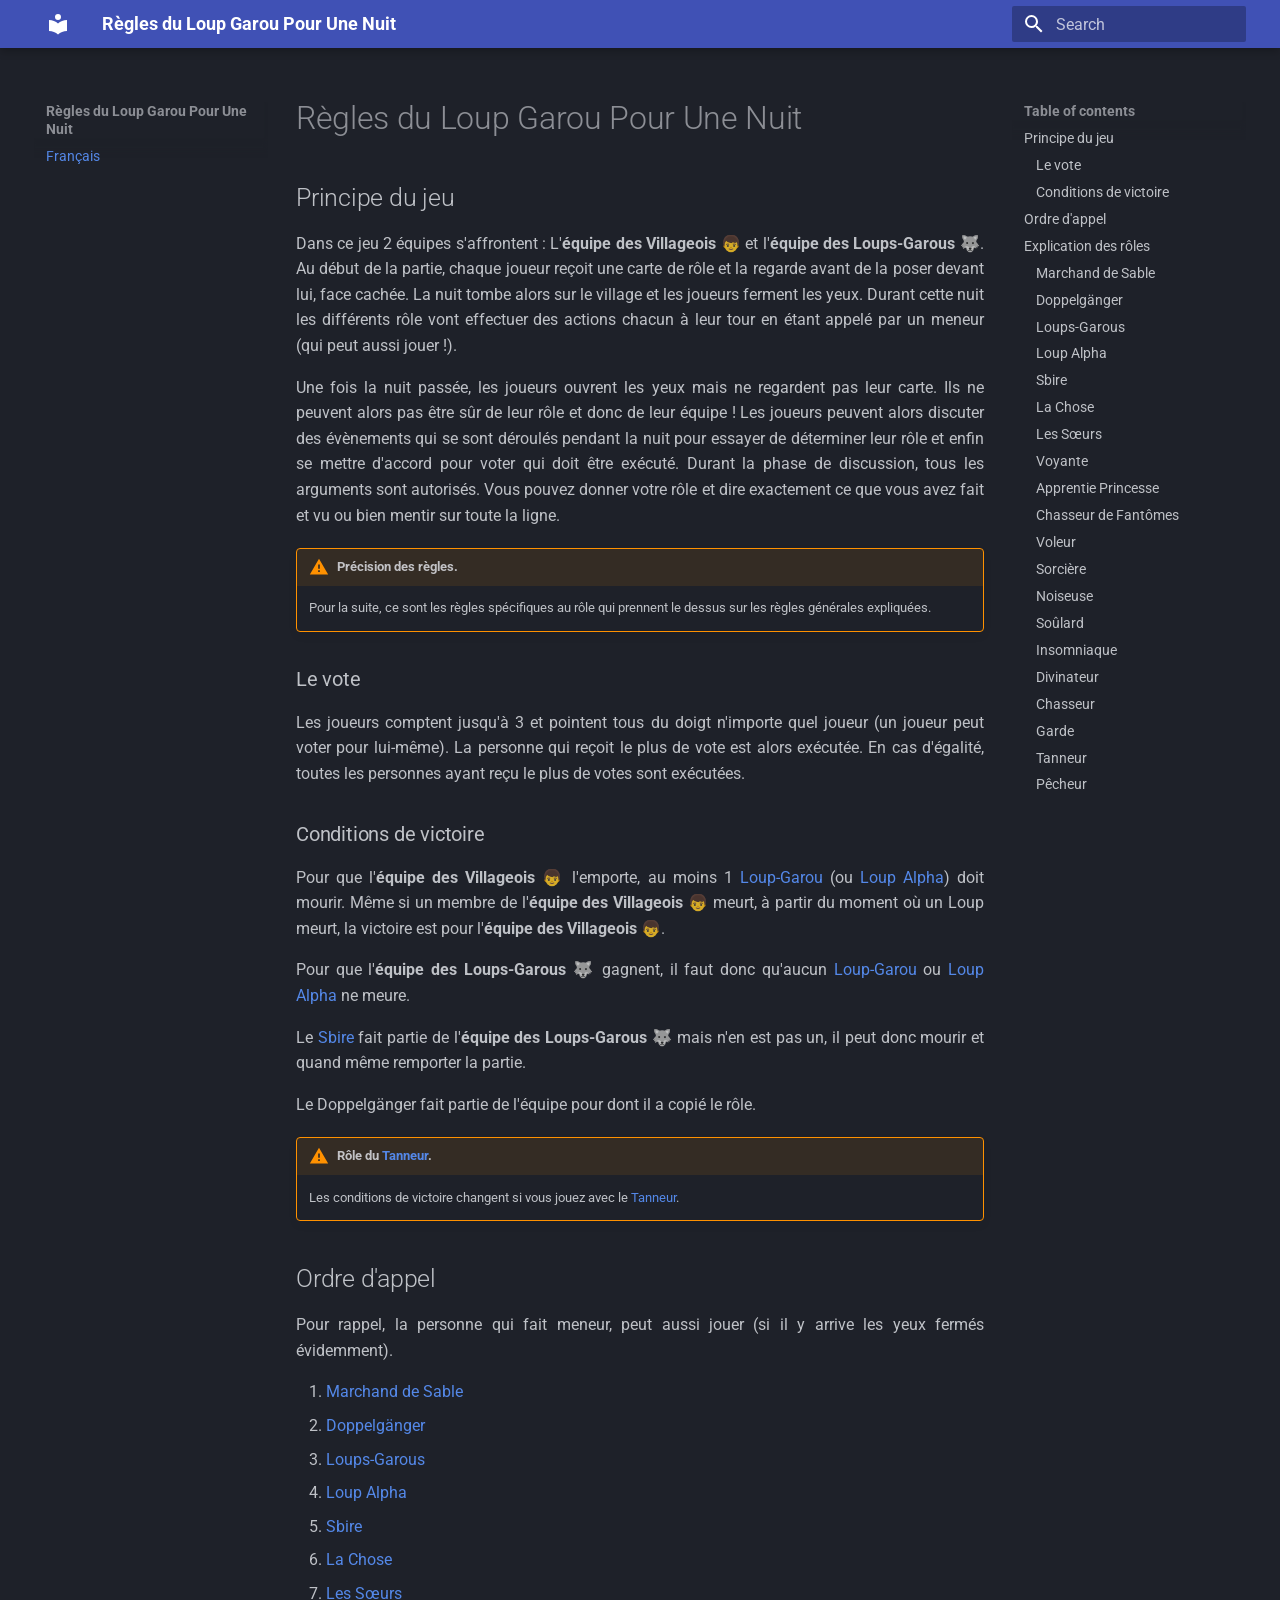
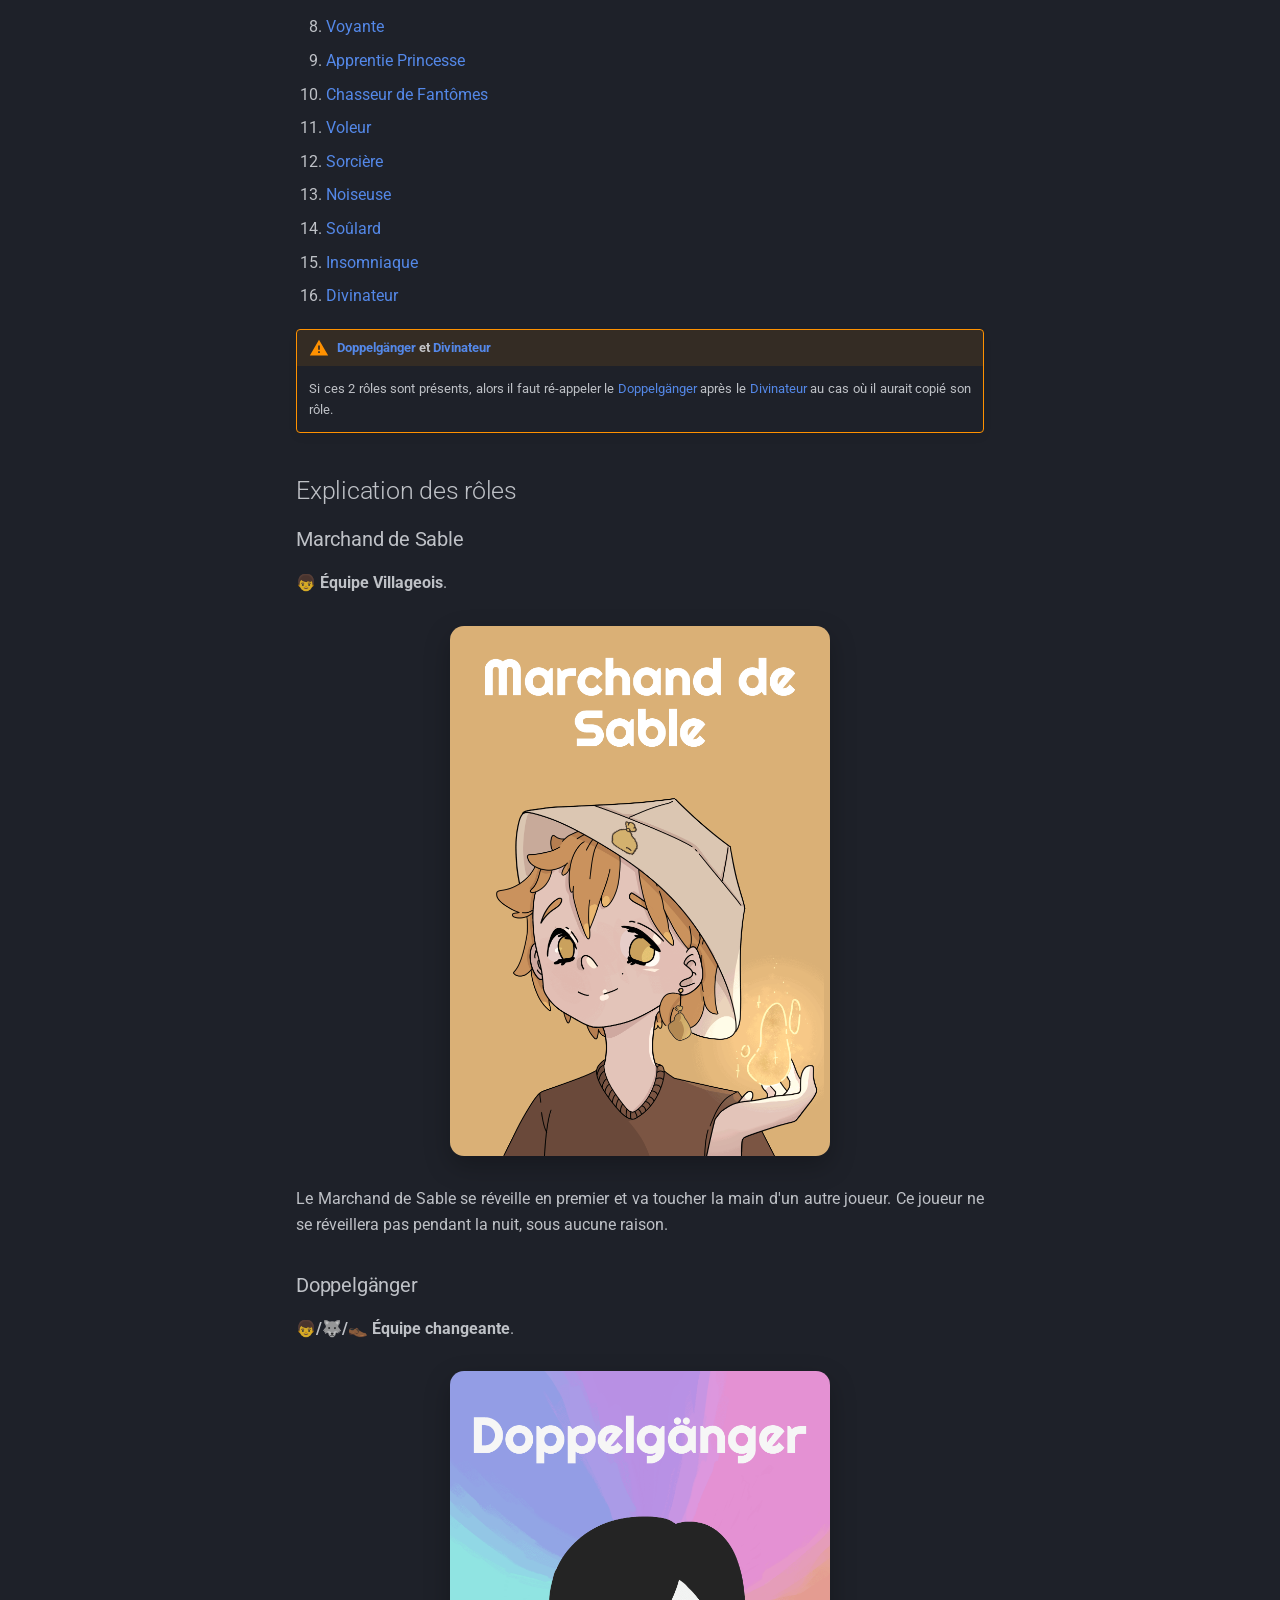
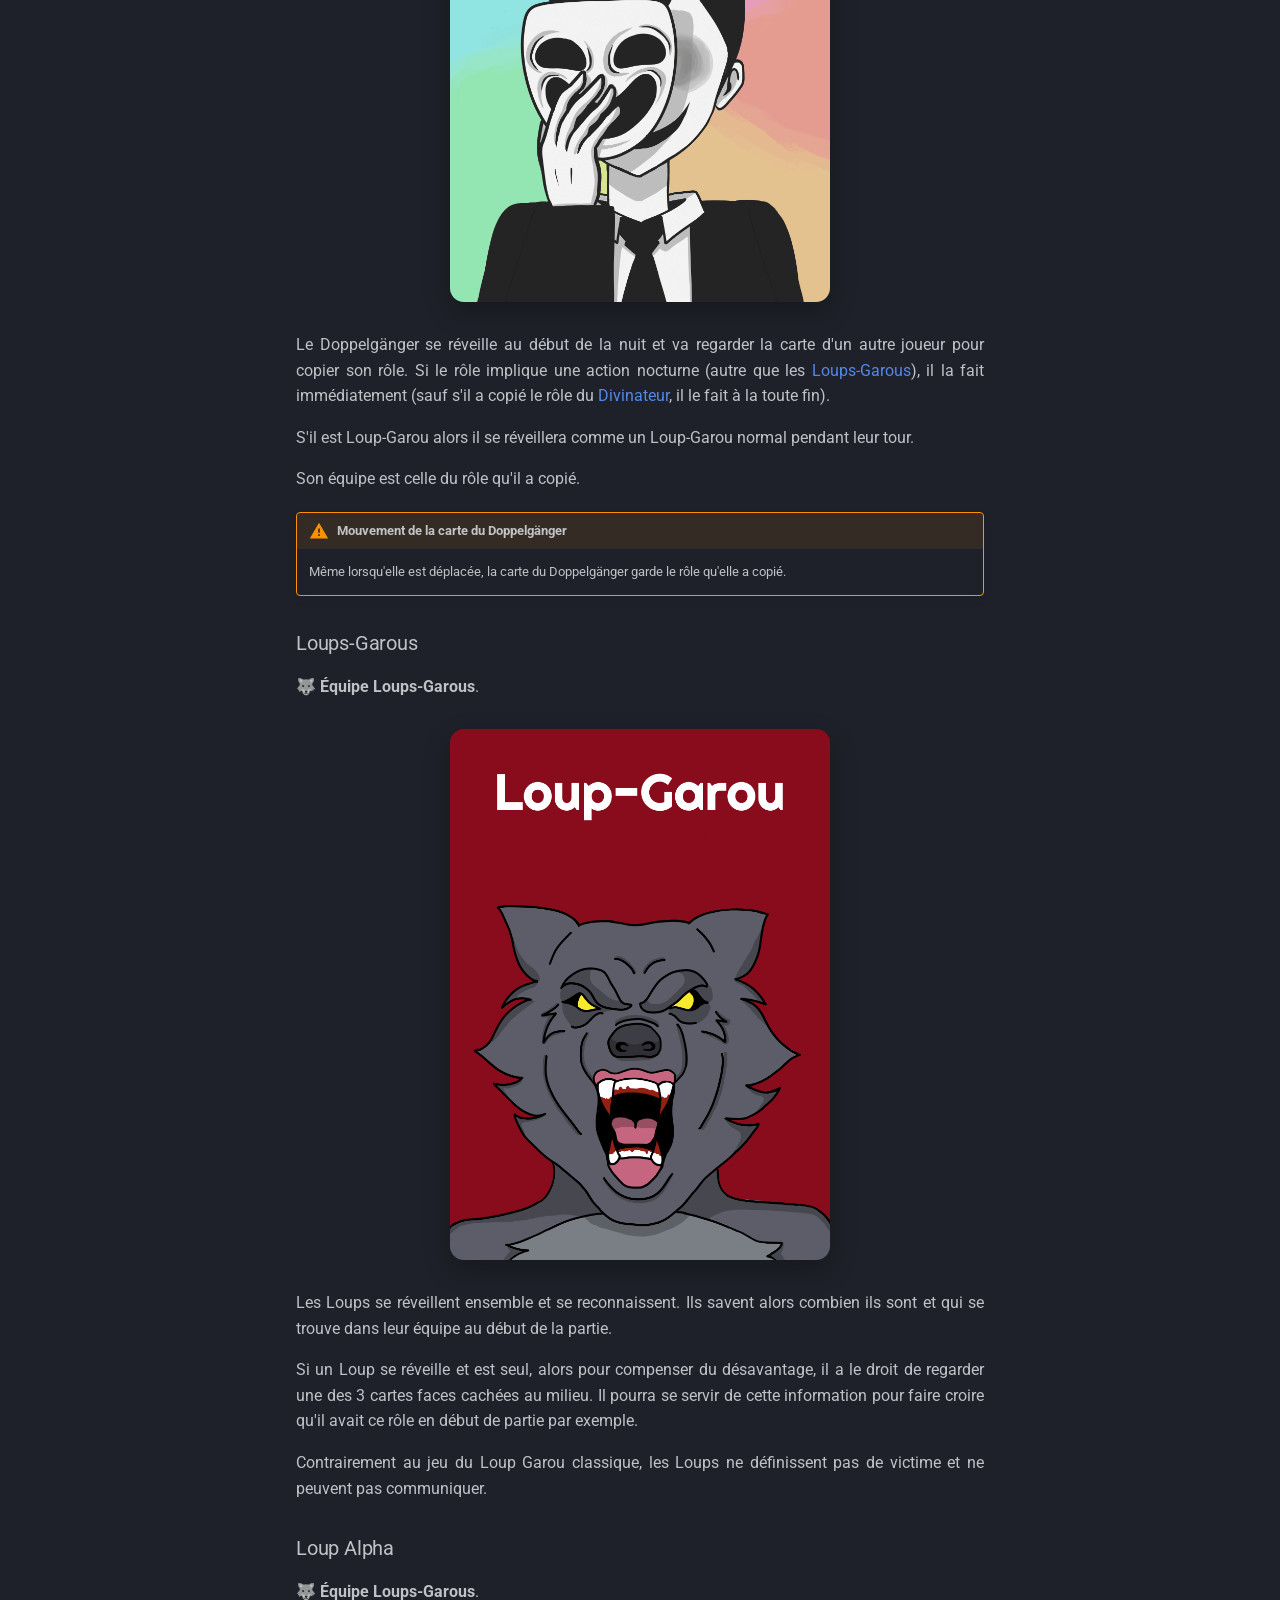
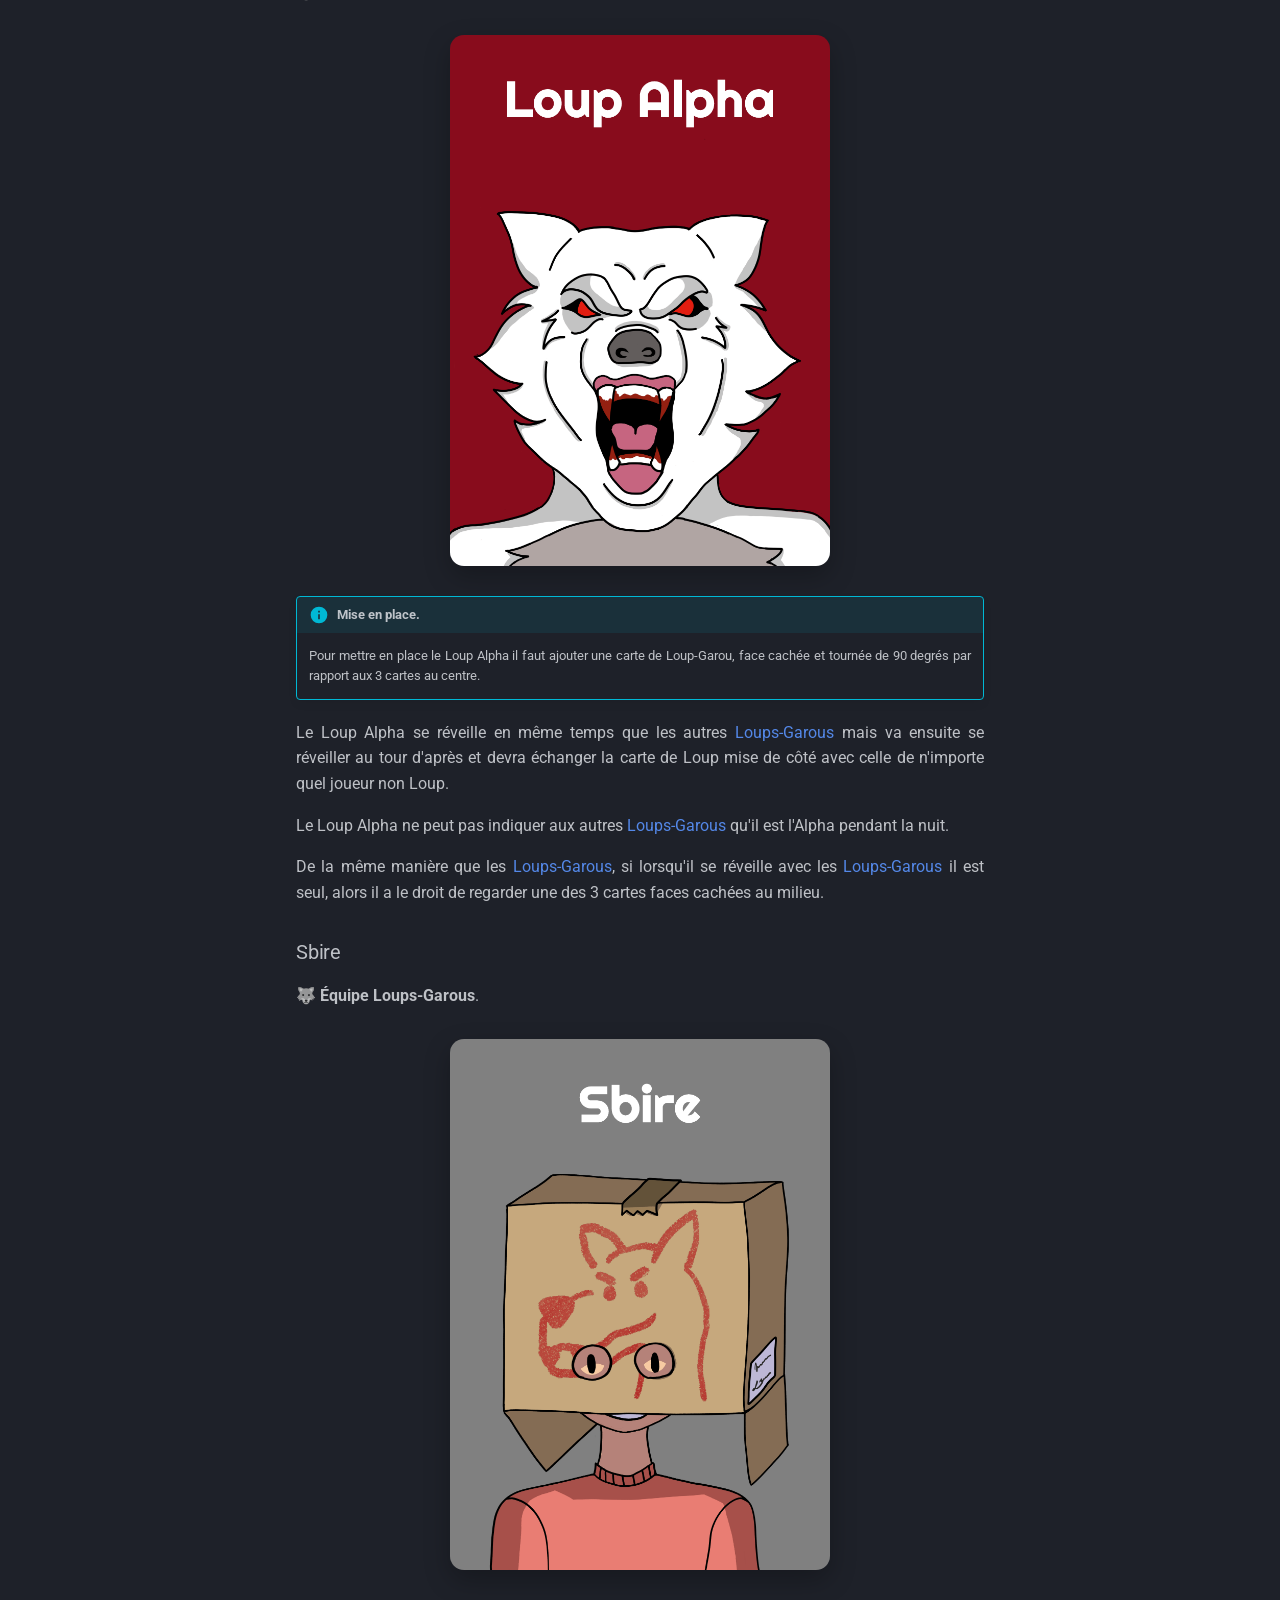
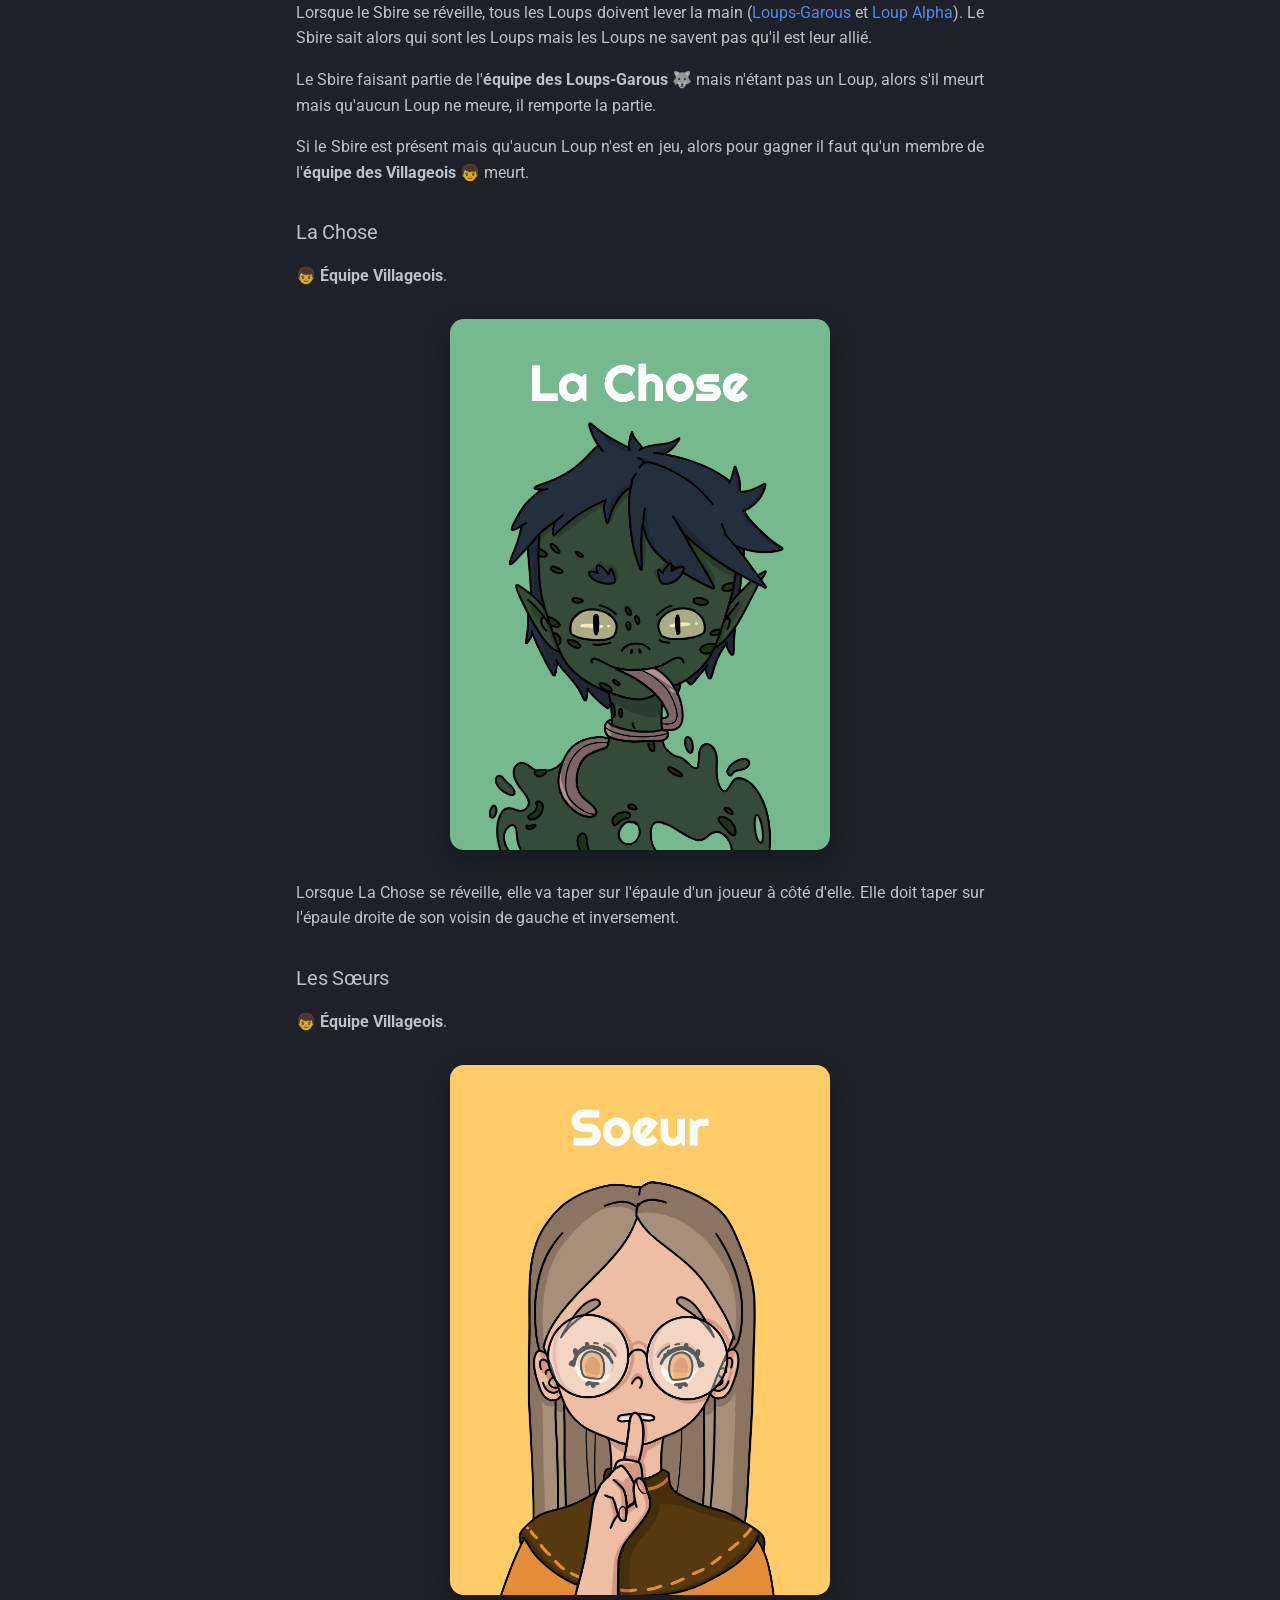
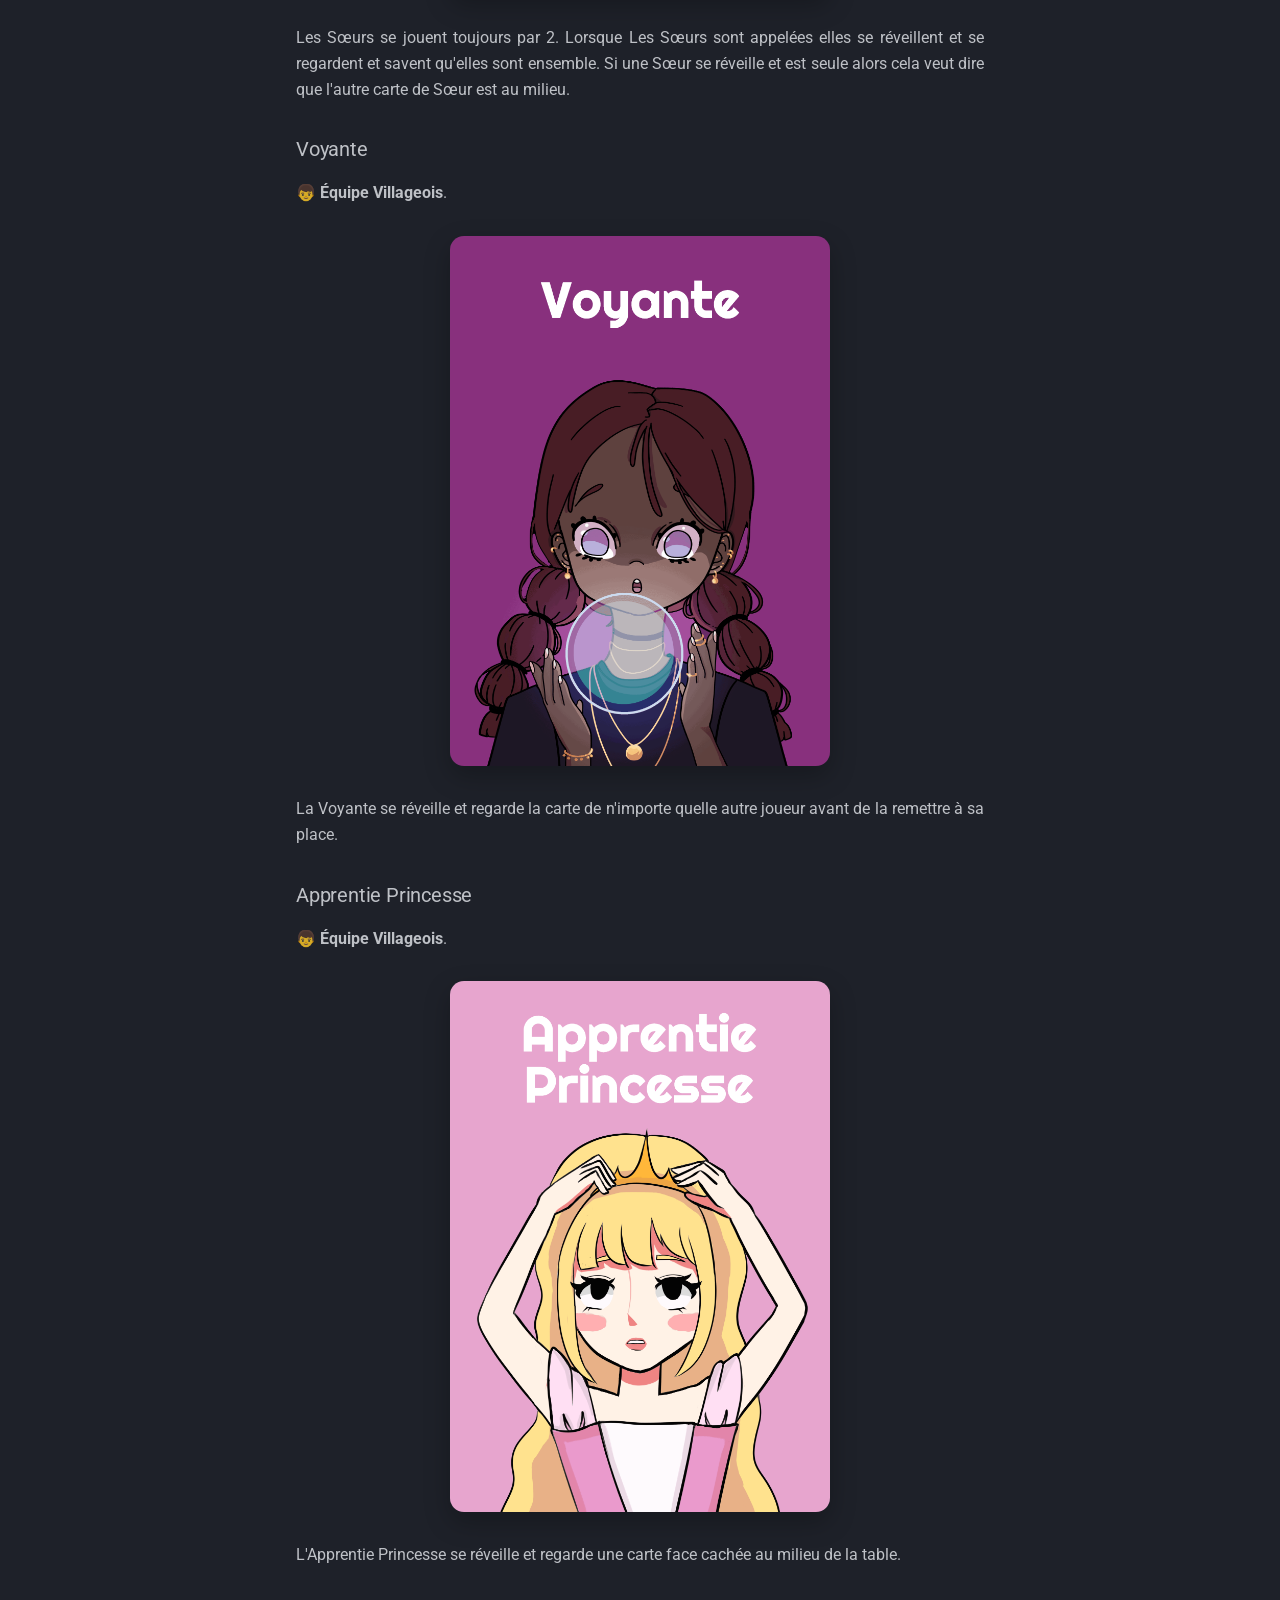
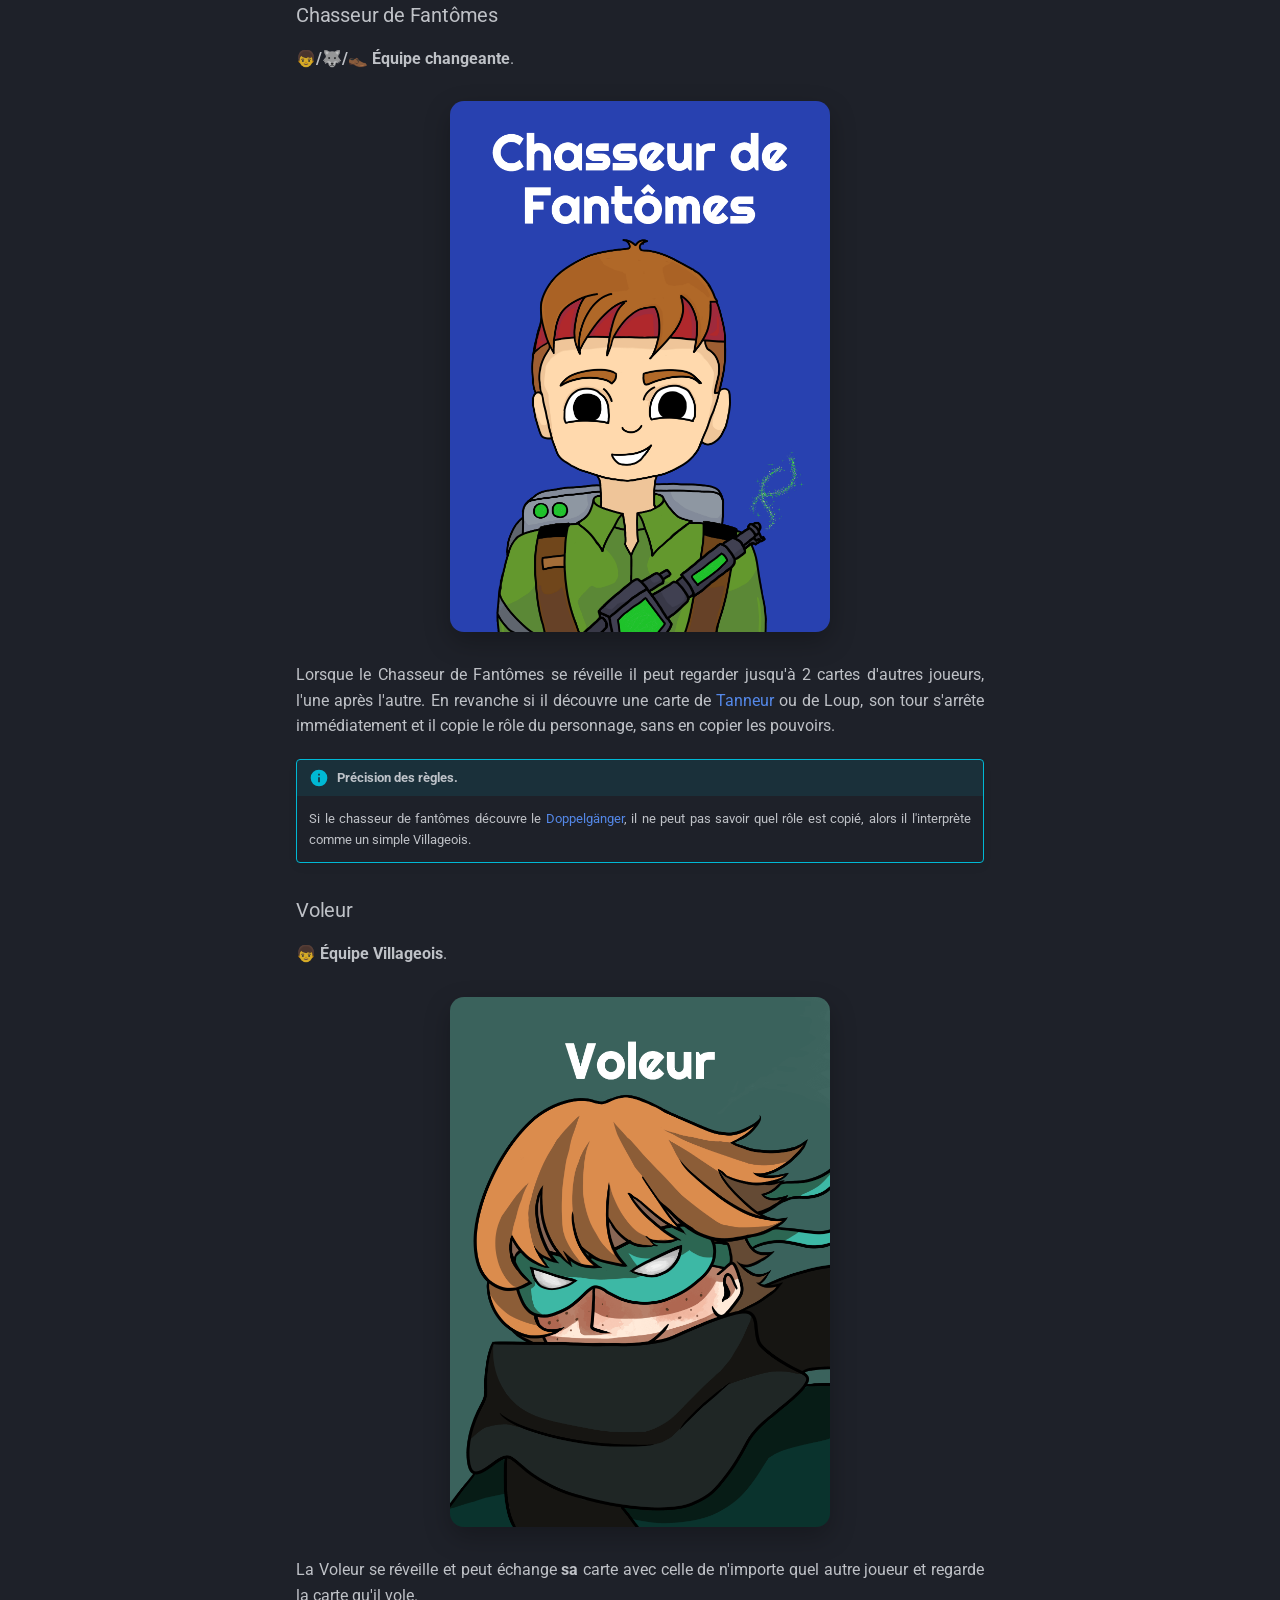
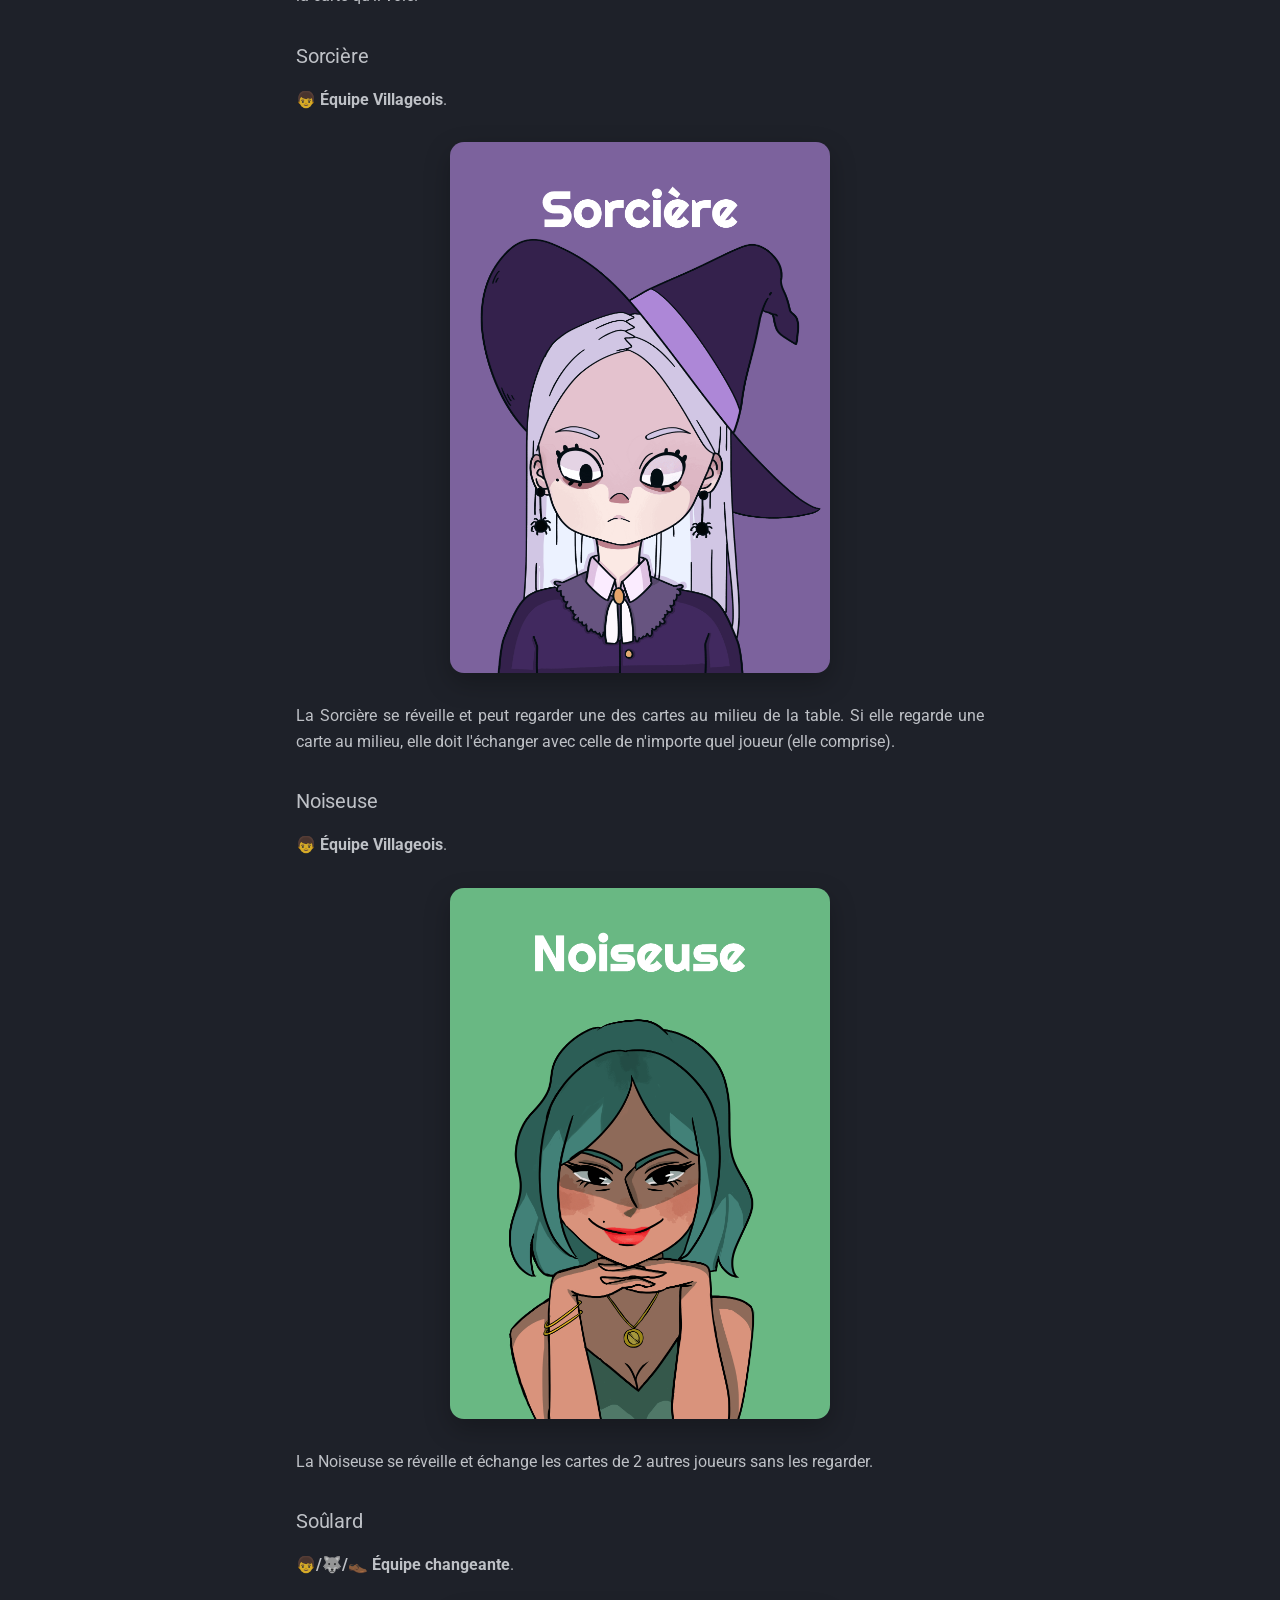
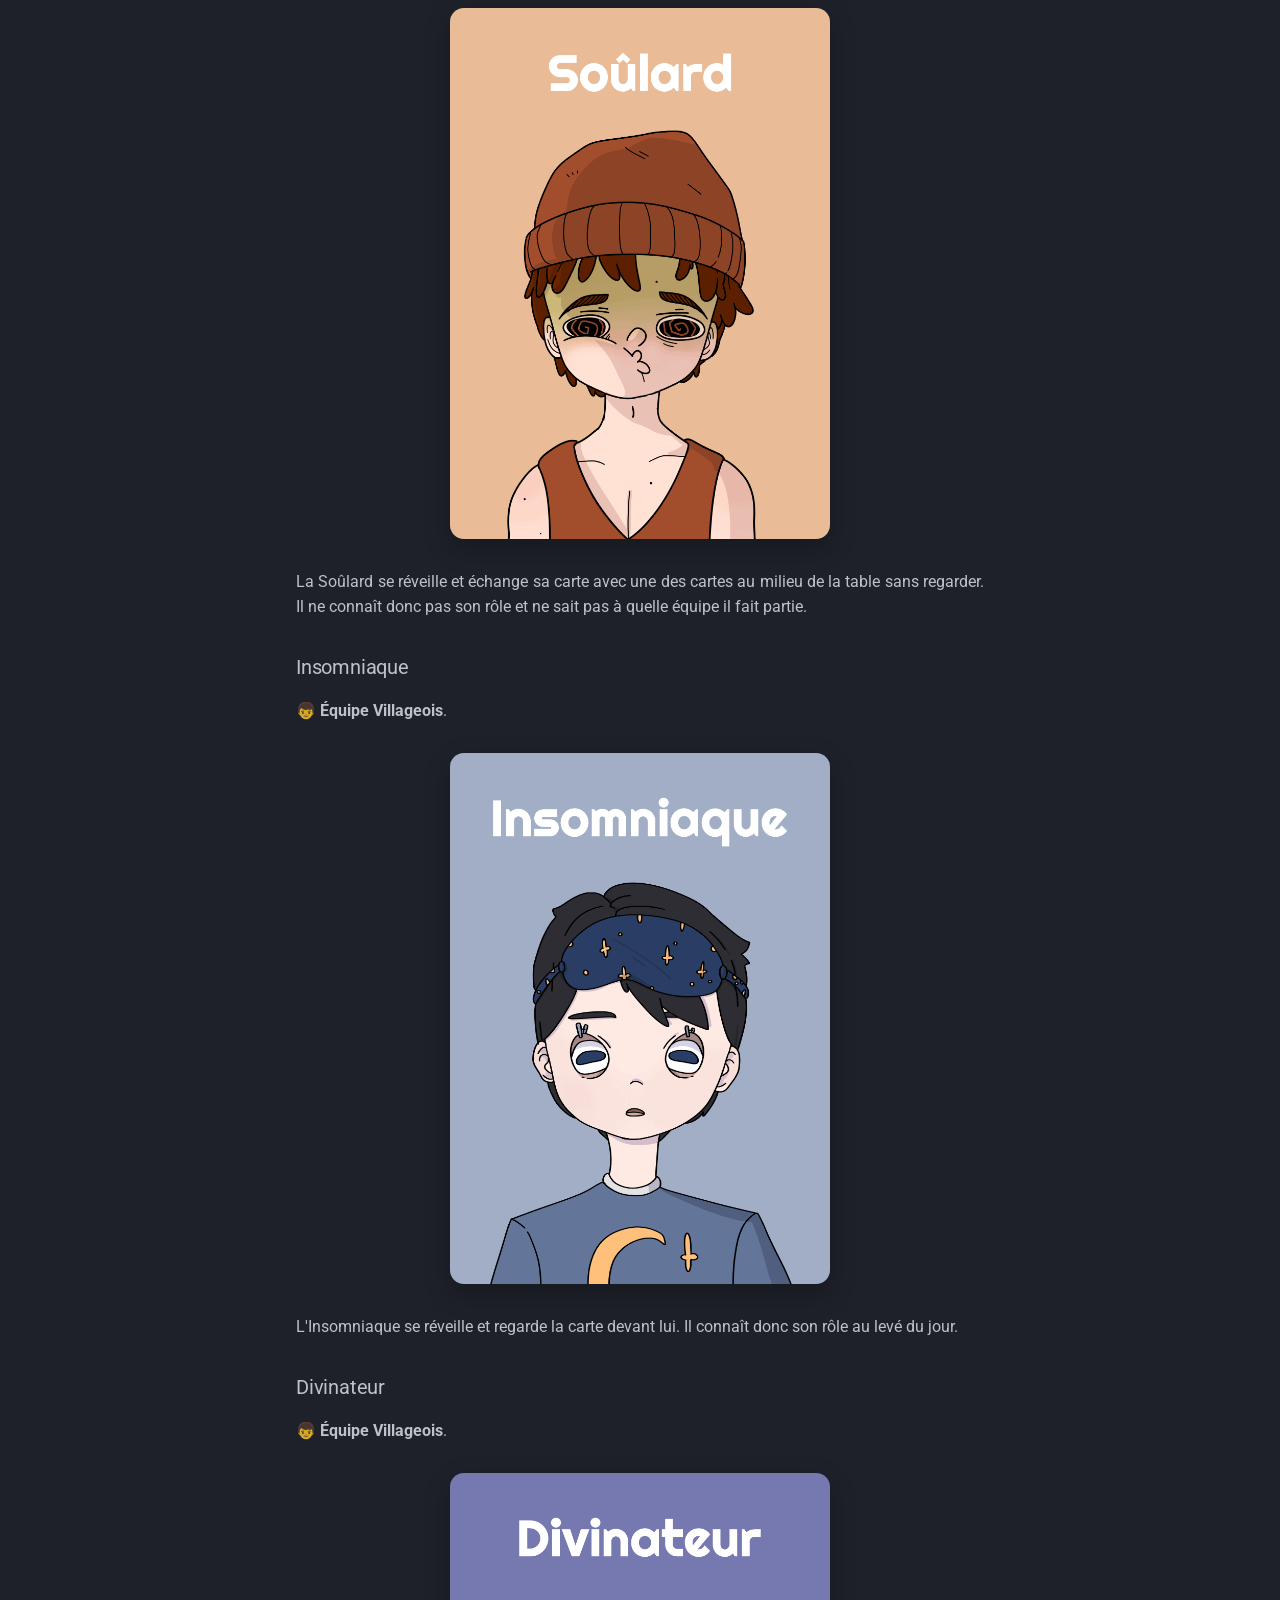
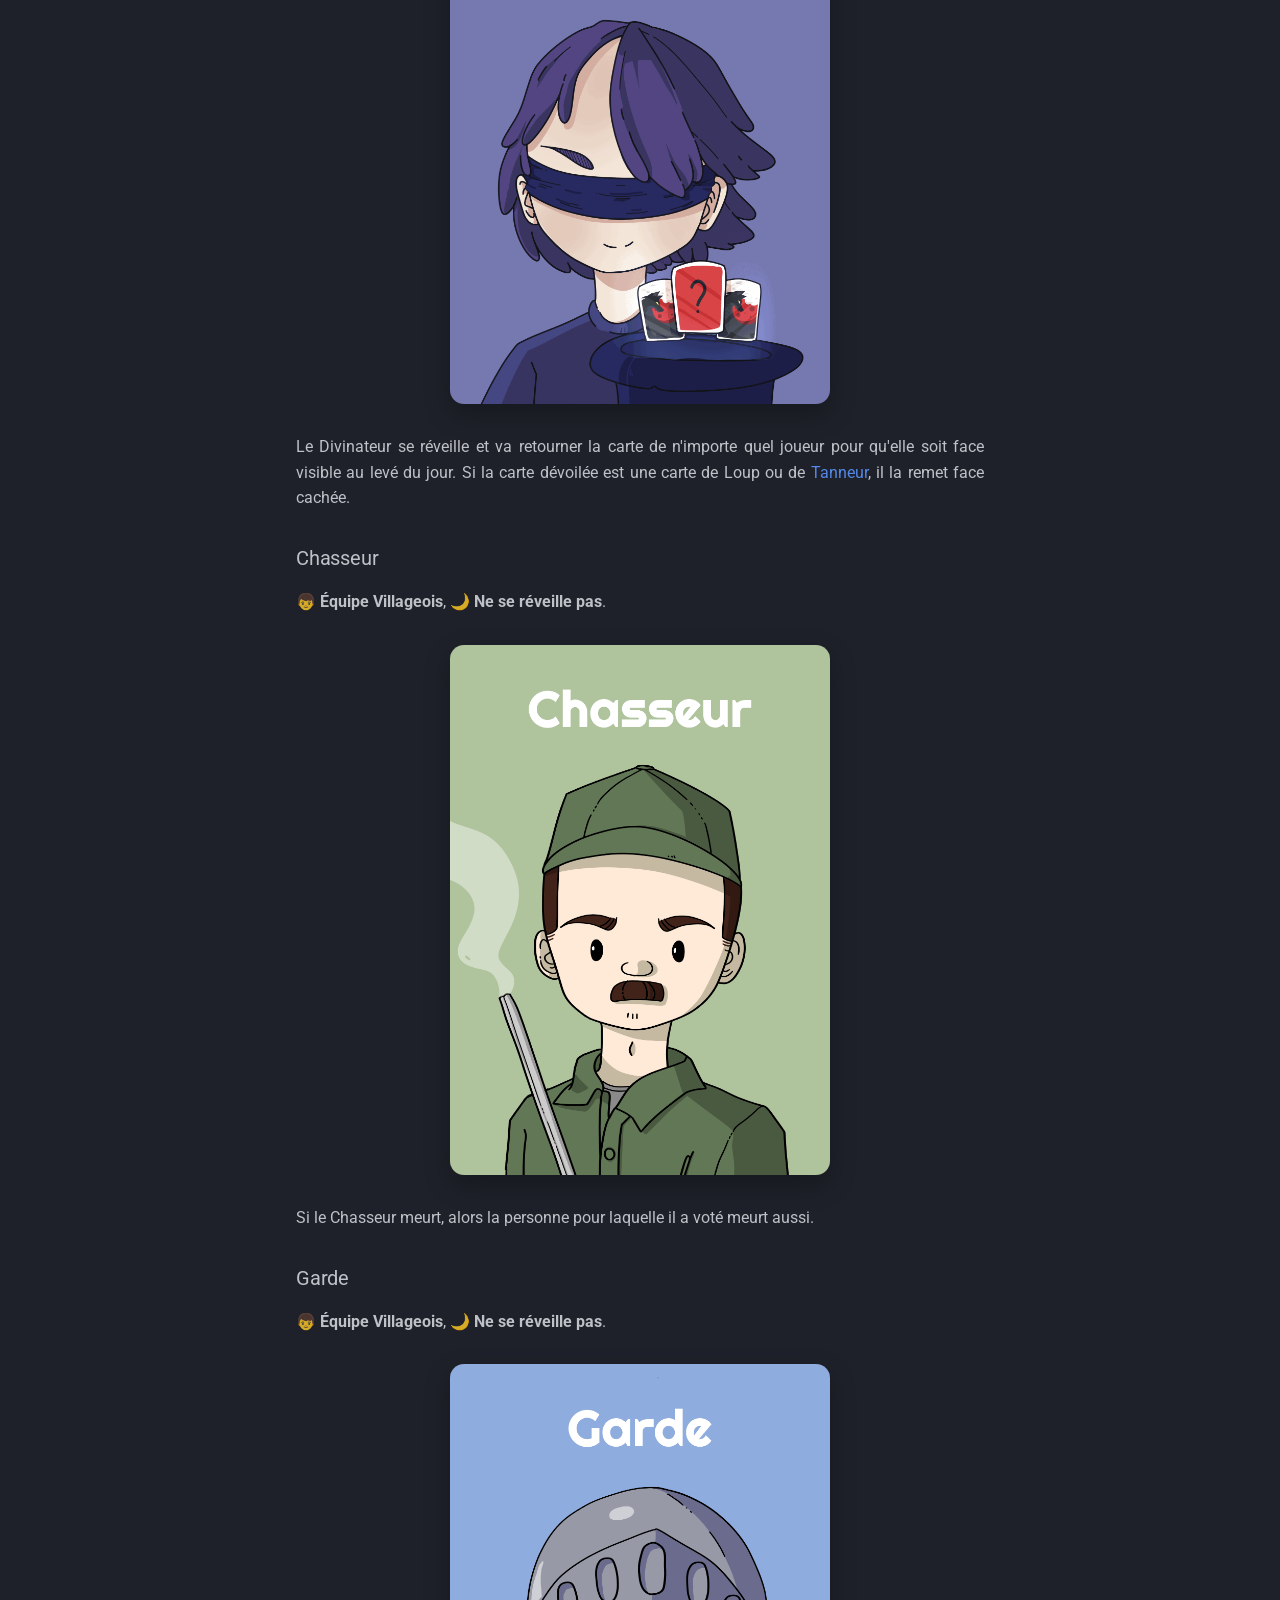
<file: index.html>
<!doctype html>
<html lang="en" class="no-js">
  <head>
    
      <meta charset="utf-8">
      <meta name="viewport" content="width=device-width,initial-scale=1">
      
      
      
        <link rel="canonical" href="https://log1k-png.github.io/LGPUN_rules/">
      
      
      
      
        
      
      
      <link rel="icon" href="assets/images/favicon.png">
      <meta name="generator" content="mkdocs-1.6.1, mkdocs-material-9.7.6">
    
    
      
        <title>Règles du Loup Garou Pour Une Nuit</title>
      
    
    
      <link rel="stylesheet" href="assets/stylesheets/main.484c7ddc.min.css">
      
        
        <link rel="stylesheet" href="assets/stylesheets/palette.ab4e12ef.min.css">
      
      


    
    
      
    
    
      
        
        
        <link rel="preconnect" href="https://fonts.gstatic.com" crossorigin>
        <link rel="stylesheet" href="https://fonts.googleapis.com/css?family=Roboto:300,300i,400,400i,700,700i%7CRoboto+Mono:400,400i,700,700i&display=fallback">
        <style>:root{--md-text-font:"Roboto";--md-code-font:"Roboto Mono"}</style>
      
    
    
      <link rel="stylesheet" href="stylesheets/extra.css">
    
    <script>__md_scope=new URL(".",location),__md_hash=e=>[...e].reduce(((e,_)=>(e<<5)-e+_.charCodeAt(0)),0),__md_get=(e,_=localStorage,t=__md_scope)=>JSON.parse(_.getItem(t.pathname+"."+e)),__md_set=(e,_,t=localStorage,a=__md_scope)=>{try{t.setItem(a.pathname+"."+e,JSON.stringify(_))}catch(e){}}</script>
    
      

    
    
  </head>
  
  
    
    
    
    
    
    <body dir="ltr" data-md-color-scheme="slate" data-md-color-primary="indigo" data-md-color-accent="indigo">
  
    
    <input class="md-toggle" data-md-toggle="drawer" type="checkbox" id="__drawer" autocomplete="off">
    <input class="md-toggle" data-md-toggle="search" type="checkbox" id="__search" autocomplete="off">
    <label class="md-overlay" for="__drawer"></label>
    <div data-md-component="skip">
      
        
        <a href="#regles-du-loup-garou-pour-une-nuit" class="md-skip">
          Skip to content
        </a>
      
    </div>
    <div data-md-component="announce">
      
    </div>
    
    
      

  

<header class="md-header md-header--shadow" data-md-component="header">
  <nav class="md-header__inner md-grid" aria-label="Header">
    <a href="." title="Règles du Loup Garou Pour Une Nuit" class="md-header__button md-logo" aria-label="Règles du Loup Garou Pour Une Nuit" data-md-component="logo">
      
  
  <svg xmlns="http://www.w3.org/2000/svg" viewBox="0 0 24 24"><path d="M12 8a3 3 0 0 0 3-3 3 3 0 0 0-3-3 3 3 0 0 0-3 3 3 3 0 0 0 3 3m0 3.54C9.64 9.35 6.5 8 3 8v11c3.5 0 6.64 1.35 9 3.54 2.36-2.19 5.5-3.54 9-3.54V8c-3.5 0-6.64 1.35-9 3.54"/></svg>

    </a>
    <label class="md-header__button md-icon" for="__drawer">
      
      <svg xmlns="http://www.w3.org/2000/svg" viewBox="0 0 24 24"><path d="M3 6h18v2H3zm0 5h18v2H3zm0 5h18v2H3z"/></svg>
    </label>
    <div class="md-header__title" data-md-component="header-title">
      <div class="md-header__ellipsis">
        <div class="md-header__topic">
          <span class="md-ellipsis">
            Règles du Loup Garou Pour Une Nuit
          </span>
        </div>
        <div class="md-header__topic" data-md-component="header-topic">
          <span class="md-ellipsis">
            
              Français
            
          </span>
        </div>
      </div>
    </div>
    
      
    
    
    
    
      
      
        <label class="md-header__button md-icon" for="__search">
          
          <svg xmlns="http://www.w3.org/2000/svg" viewBox="0 0 24 24"><path d="M9.5 3A6.5 6.5 0 0 1 16 9.5c0 1.61-.59 3.09-1.56 4.23l.27.27h.79l5 5-1.5 1.5-5-5v-.79l-.27-.27A6.52 6.52 0 0 1 9.5 16 6.5 6.5 0 0 1 3 9.5 6.5 6.5 0 0 1 9.5 3m0 2C7 5 5 7 5 9.5S7 14 9.5 14 14 12 14 9.5 12 5 9.5 5"/></svg>
        </label>
        <div class="md-search" data-md-component="search" role="dialog">
  <label class="md-search__overlay" for="__search"></label>
  <div class="md-search__inner" role="search">
    <form class="md-search__form" name="search">
      <input type="text" class="md-search__input" name="query" aria-label="Search" placeholder="Search" autocapitalize="off" autocorrect="off" autocomplete="off" spellcheck="false" data-md-component="search-query" required>
      <label class="md-search__icon md-icon" for="__search">
        
        <svg xmlns="http://www.w3.org/2000/svg" viewBox="0 0 24 24"><path d="M9.5 3A6.5 6.5 0 0 1 16 9.5c0 1.61-.59 3.09-1.56 4.23l.27.27h.79l5 5-1.5 1.5-5-5v-.79l-.27-.27A6.52 6.52 0 0 1 9.5 16 6.5 6.5 0 0 1 3 9.5 6.5 6.5 0 0 1 9.5 3m0 2C7 5 5 7 5 9.5S7 14 9.5 14 14 12 14 9.5 12 5 9.5 5"/></svg>
        
        <svg xmlns="http://www.w3.org/2000/svg" viewBox="0 0 24 24"><path d="M20 11v2H8l5.5 5.5-1.42 1.42L4.16 12l7.92-7.92L13.5 5.5 8 11z"/></svg>
      </label>
      <nav class="md-search__options" aria-label="Search">
        
        <button type="reset" class="md-search__icon md-icon" title="Clear" aria-label="Clear" tabindex="-1">
          
          <svg xmlns="http://www.w3.org/2000/svg" viewBox="0 0 24 24"><path d="M19 6.41 17.59 5 12 10.59 6.41 5 5 6.41 10.59 12 5 17.59 6.41 19 12 13.41 17.59 19 19 17.59 13.41 12z"/></svg>
        </button>
      </nav>
      
    </form>
    <div class="md-search__output">
      <div class="md-search__scrollwrap" tabindex="0" data-md-scrollfix>
        <div class="md-search-result" data-md-component="search-result">
          <div class="md-search-result__meta">
            Initializing search
          </div>
          <ol class="md-search-result__list" role="presentation"></ol>
        </div>
      </div>
    </div>
  </div>
</div>
      
    
    
  </nav>
  
</header>
    
    <div class="md-container" data-md-component="container">
      
      
        
          
        
      
      <main class="md-main" data-md-component="main">
        <div class="md-main__inner md-grid">
          
            
              
              <div class="md-sidebar md-sidebar--primary" data-md-component="sidebar" data-md-type="navigation" >
                <div class="md-sidebar__scrollwrap">
                  <div class="md-sidebar__inner">
                    



<nav class="md-nav md-nav--primary" aria-label="Navigation" data-md-level="0">
  <label class="md-nav__title" for="__drawer">
    <a href="." title="Règles du Loup Garou Pour Une Nuit" class="md-nav__button md-logo" aria-label="Règles du Loup Garou Pour Une Nuit" data-md-component="logo">
      
  
  <svg xmlns="http://www.w3.org/2000/svg" viewBox="0 0 24 24"><path d="M12 8a3 3 0 0 0 3-3 3 3 0 0 0-3-3 3 3 0 0 0-3 3 3 3 0 0 0 3 3m0 3.54C9.64 9.35 6.5 8 3 8v11c3.5 0 6.64 1.35 9 3.54 2.36-2.19 5.5-3.54 9-3.54V8c-3.5 0-6.64 1.35-9 3.54"/></svg>

    </a>
    Règles du Loup Garou Pour Une Nuit
  </label>
  
  <ul class="md-nav__list" data-md-scrollfix>
    
      
      
  
  
    
  
  
  
    <li class="md-nav__item md-nav__item--active">
      
      <input class="md-nav__toggle md-toggle" type="checkbox" id="__toc">
      
      
        
      
      
        <label class="md-nav__link md-nav__link--active" for="__toc">
          
  
  
  <span class="md-ellipsis">
    
  
    Français
  

    
  </span>
  
  

          <span class="md-nav__icon md-icon"></span>
        </label>
      
      <a href="." class="md-nav__link md-nav__link--active">
        
  
  
  <span class="md-ellipsis">
    
  
    Français
  

    
  </span>
  
  

      </a>
      
        

<nav class="md-nav md-nav--secondary" aria-label="Table of contents">
  
  
  
    
  
  
    <label class="md-nav__title" for="__toc">
      <span class="md-nav__icon md-icon"></span>
      Table of contents
    </label>
    <ul class="md-nav__list" data-md-component="toc" data-md-scrollfix>
      
        <li class="md-nav__item">
  <a href="#principe-du-jeu" class="md-nav__link">
    <span class="md-ellipsis">
      
        Principe du jeu
      
    </span>
  </a>
  
    <nav class="md-nav" aria-label="Principe du jeu">
      <ul class="md-nav__list">
        
          <li class="md-nav__item">
  <a href="#le-vote" class="md-nav__link">
    <span class="md-ellipsis">
      
        Le vote
      
    </span>
  </a>
  
</li>
        
          <li class="md-nav__item">
  <a href="#conditions-de-victoire" class="md-nav__link">
    <span class="md-ellipsis">
      
        Conditions de victoire
      
    </span>
  </a>
  
</li>
        
      </ul>
    </nav>
  
</li>
      
        <li class="md-nav__item">
  <a href="#ordre-dappel" class="md-nav__link">
    <span class="md-ellipsis">
      
        Ordre d'appel
      
    </span>
  </a>
  
</li>
      
        <li class="md-nav__item">
  <a href="#explication-des-roles" class="md-nav__link">
    <span class="md-ellipsis">
      
        Explication des rôles
      
    </span>
  </a>
  
    <nav class="md-nav" aria-label="Explication des rôles">
      <ul class="md-nav__list">
        
          <li class="md-nav__item">
  <a href="#marchand-de-sable" class="md-nav__link">
    <span class="md-ellipsis">
      
        Marchand de Sable
      
    </span>
  </a>
  
</li>
        
          <li class="md-nav__item">
  <a href="#doppelganger" class="md-nav__link">
    <span class="md-ellipsis">
      
        Doppelgänger
      
    </span>
  </a>
  
</li>
        
          <li class="md-nav__item">
  <a href="#loups-garous" class="md-nav__link">
    <span class="md-ellipsis">
      
        Loups-Garous
      
    </span>
  </a>
  
</li>
        
          <li class="md-nav__item">
  <a href="#loup-alpha" class="md-nav__link">
    <span class="md-ellipsis">
      
        Loup Alpha
      
    </span>
  </a>
  
</li>
        
          <li class="md-nav__item">
  <a href="#sbire" class="md-nav__link">
    <span class="md-ellipsis">
      
        Sbire
      
    </span>
  </a>
  
</li>
        
          <li class="md-nav__item">
  <a href="#la-chose" class="md-nav__link">
    <span class="md-ellipsis">
      
        La Chose
      
    </span>
  </a>
  
</li>
        
          <li class="md-nav__item">
  <a href="#les-surs" class="md-nav__link">
    <span class="md-ellipsis">
      
        Les Sœurs
      
    </span>
  </a>
  
</li>
        
          <li class="md-nav__item">
  <a href="#voyante" class="md-nav__link">
    <span class="md-ellipsis">
      
        Voyante
      
    </span>
  </a>
  
</li>
        
          <li class="md-nav__item">
  <a href="#apprentie-princesse" class="md-nav__link">
    <span class="md-ellipsis">
      
        Apprentie Princesse
      
    </span>
  </a>
  
</li>
        
          <li class="md-nav__item">
  <a href="#chasseur-de-fantomes" class="md-nav__link">
    <span class="md-ellipsis">
      
        Chasseur de Fantômes
      
    </span>
  </a>
  
</li>
        
          <li class="md-nav__item">
  <a href="#voleur" class="md-nav__link">
    <span class="md-ellipsis">
      
        Voleur
      
    </span>
  </a>
  
</li>
        
          <li class="md-nav__item">
  <a href="#sorciere" class="md-nav__link">
    <span class="md-ellipsis">
      
        Sorcière
      
    </span>
  </a>
  
</li>
        
          <li class="md-nav__item">
  <a href="#noiseuse" class="md-nav__link">
    <span class="md-ellipsis">
      
        Noiseuse
      
    </span>
  </a>
  
</li>
        
          <li class="md-nav__item">
  <a href="#soulard" class="md-nav__link">
    <span class="md-ellipsis">
      
        Soûlard
      
    </span>
  </a>
  
</li>
        
          <li class="md-nav__item">
  <a href="#insomniaque" class="md-nav__link">
    <span class="md-ellipsis">
      
        Insomniaque
      
    </span>
  </a>
  
</li>
        
          <li class="md-nav__item">
  <a href="#divinateur" class="md-nav__link">
    <span class="md-ellipsis">
      
        Divinateur
      
    </span>
  </a>
  
</li>
        
          <li class="md-nav__item">
  <a href="#chasseur" class="md-nav__link">
    <span class="md-ellipsis">
      
        Chasseur
      
    </span>
  </a>
  
</li>
        
          <li class="md-nav__item">
  <a href="#garde" class="md-nav__link">
    <span class="md-ellipsis">
      
        Garde
      
    </span>
  </a>
  
</li>
        
          <li class="md-nav__item">
  <a href="#tanneur" class="md-nav__link">
    <span class="md-ellipsis">
      
        Tanneur
      
    </span>
  </a>
  
</li>
        
          <li class="md-nav__item">
  <a href="#pecheur" class="md-nav__link">
    <span class="md-ellipsis">
      
        Pêcheur
      
    </span>
  </a>
  
</li>
        
      </ul>
    </nav>
  
</li>
      
    </ul>
  
</nav>
      
    </li>
  

    
  </ul>
</nav>
                  </div>
                </div>
              </div>
            
            
              
              <div class="md-sidebar md-sidebar--secondary" data-md-component="sidebar" data-md-type="toc" >
                <div class="md-sidebar__scrollwrap">
                  <div class="md-sidebar__inner">
                    

<nav class="md-nav md-nav--secondary" aria-label="Table of contents">
  
  
  
    
  
  
    <label class="md-nav__title" for="__toc">
      <span class="md-nav__icon md-icon"></span>
      Table of contents
    </label>
    <ul class="md-nav__list" data-md-component="toc" data-md-scrollfix>
      
        <li class="md-nav__item">
  <a href="#principe-du-jeu" class="md-nav__link">
    <span class="md-ellipsis">
      
        Principe du jeu
      
    </span>
  </a>
  
    <nav class="md-nav" aria-label="Principe du jeu">
      <ul class="md-nav__list">
        
          <li class="md-nav__item">
  <a href="#le-vote" class="md-nav__link">
    <span class="md-ellipsis">
      
        Le vote
      
    </span>
  </a>
  
</li>
        
          <li class="md-nav__item">
  <a href="#conditions-de-victoire" class="md-nav__link">
    <span class="md-ellipsis">
      
        Conditions de victoire
      
    </span>
  </a>
  
</li>
        
      </ul>
    </nav>
  
</li>
      
        <li class="md-nav__item">
  <a href="#ordre-dappel" class="md-nav__link">
    <span class="md-ellipsis">
      
        Ordre d'appel
      
    </span>
  </a>
  
</li>
      
        <li class="md-nav__item">
  <a href="#explication-des-roles" class="md-nav__link">
    <span class="md-ellipsis">
      
        Explication des rôles
      
    </span>
  </a>
  
    <nav class="md-nav" aria-label="Explication des rôles">
      <ul class="md-nav__list">
        
          <li class="md-nav__item">
  <a href="#marchand-de-sable" class="md-nav__link">
    <span class="md-ellipsis">
      
        Marchand de Sable
      
    </span>
  </a>
  
</li>
        
          <li class="md-nav__item">
  <a href="#doppelganger" class="md-nav__link">
    <span class="md-ellipsis">
      
        Doppelgänger
      
    </span>
  </a>
  
</li>
        
          <li class="md-nav__item">
  <a href="#loups-garous" class="md-nav__link">
    <span class="md-ellipsis">
      
        Loups-Garous
      
    </span>
  </a>
  
</li>
        
          <li class="md-nav__item">
  <a href="#loup-alpha" class="md-nav__link">
    <span class="md-ellipsis">
      
        Loup Alpha
      
    </span>
  </a>
  
</li>
        
          <li class="md-nav__item">
  <a href="#sbire" class="md-nav__link">
    <span class="md-ellipsis">
      
        Sbire
      
    </span>
  </a>
  
</li>
        
          <li class="md-nav__item">
  <a href="#la-chose" class="md-nav__link">
    <span class="md-ellipsis">
      
        La Chose
      
    </span>
  </a>
  
</li>
        
          <li class="md-nav__item">
  <a href="#les-surs" class="md-nav__link">
    <span class="md-ellipsis">
      
        Les Sœurs
      
    </span>
  </a>
  
</li>
        
          <li class="md-nav__item">
  <a href="#voyante" class="md-nav__link">
    <span class="md-ellipsis">
      
        Voyante
      
    </span>
  </a>
  
</li>
        
          <li class="md-nav__item">
  <a href="#apprentie-princesse" class="md-nav__link">
    <span class="md-ellipsis">
      
        Apprentie Princesse
      
    </span>
  </a>
  
</li>
        
          <li class="md-nav__item">
  <a href="#chasseur-de-fantomes" class="md-nav__link">
    <span class="md-ellipsis">
      
        Chasseur de Fantômes
      
    </span>
  </a>
  
</li>
        
          <li class="md-nav__item">
  <a href="#voleur" class="md-nav__link">
    <span class="md-ellipsis">
      
        Voleur
      
    </span>
  </a>
  
</li>
        
          <li class="md-nav__item">
  <a href="#sorciere" class="md-nav__link">
    <span class="md-ellipsis">
      
        Sorcière
      
    </span>
  </a>
  
</li>
        
          <li class="md-nav__item">
  <a href="#noiseuse" class="md-nav__link">
    <span class="md-ellipsis">
      
        Noiseuse
      
    </span>
  </a>
  
</li>
        
          <li class="md-nav__item">
  <a href="#soulard" class="md-nav__link">
    <span class="md-ellipsis">
      
        Soûlard
      
    </span>
  </a>
  
</li>
        
          <li class="md-nav__item">
  <a href="#insomniaque" class="md-nav__link">
    <span class="md-ellipsis">
      
        Insomniaque
      
    </span>
  </a>
  
</li>
        
          <li class="md-nav__item">
  <a href="#divinateur" class="md-nav__link">
    <span class="md-ellipsis">
      
        Divinateur
      
    </span>
  </a>
  
</li>
        
          <li class="md-nav__item">
  <a href="#chasseur" class="md-nav__link">
    <span class="md-ellipsis">
      
        Chasseur
      
    </span>
  </a>
  
</li>
        
          <li class="md-nav__item">
  <a href="#garde" class="md-nav__link">
    <span class="md-ellipsis">
      
        Garde
      
    </span>
  </a>
  
</li>
        
          <li class="md-nav__item">
  <a href="#tanneur" class="md-nav__link">
    <span class="md-ellipsis">
      
        Tanneur
      
    </span>
  </a>
  
</li>
        
          <li class="md-nav__item">
  <a href="#pecheur" class="md-nav__link">
    <span class="md-ellipsis">
      
        Pêcheur
      
    </span>
  </a>
  
</li>
        
      </ul>
    </nav>
  
</li>
      
    </ul>
  
</nav>
                  </div>
                </div>
              </div>
            
          
          
            <div class="md-content" data-md-component="content">
              
              <article class="md-content__inner md-typeset">
                
                  



<h1 id="regles-du-loup-garou-pour-une-nuit">Règles du Loup Garou Pour Une Nuit</h1>
<h2 id="principe-du-jeu">Principe du jeu</h2>
<p>Dans ce jeu 2 équipes s'affrontent : L'<strong>équipe des Villageois 👦</strong> et l'<strong>équipe des Loups-Garous 🐺</strong>. Au début de la partie, chaque joueur reçoit une carte de rôle et la regarde avant de la poser devant lui, face cachée. La nuit tombe alors sur le village et les joueurs ferment les yeux. Durant cette nuit les différents rôle vont effectuer des actions chacun à leur tour en étant appelé par un meneur (qui peut aussi jouer !).</p>
<p>Une fois la nuit passée, les joueurs ouvrent les yeux mais ne regardent pas leur carte. Ils ne peuvent alors pas être sûr de leur rôle et donc de leur équipe ! Les joueurs peuvent alors discuter des évènements qui se sont déroulés pendant la nuit pour essayer de déterminer leur rôle et enfin se mettre d'accord pour voter qui doit être exécuté.
Durant la phase de discussion, tous les arguments sont autorisés. Vous pouvez donner votre rôle et dire exactement ce que vous avez fait et vu ou bien mentir sur toute la ligne.</p>
<div class="admonition warning">
<p class="admonition-title">Précision des règles.</p>
<p>Pour la suite, ce sont les règles spécifiques au rôle qui prennent le dessus sur les règles générales expliquées.</p>
</div>
<h3 id="le-vote">Le vote</h3>
<p>Les joueurs comptent jusqu'à 3 et pointent tous du doigt n'importe quel joueur (un joueur peut voter pour lui-même). La personne qui reçoit le plus de vote est alors exécutée. En cas d'égalité, toutes les personnes ayant reçu le plus de votes sont exécutées.</p>
<h3 id="conditions-de-victoire">Conditions de victoire</h3>
<p>Pour que l'<strong>équipe des Villageois 👦</strong> l'emporte, au moins 1 <a href="#loups-garous">Loup-Garou</a> (ou <a href="#loup-alpha">Loup Alpha</a>) doit mourir. Même si un membre de l'<strong>équipe des Villageois 👦</strong> meurt, à partir du moment où un Loup meurt, la victoire est pour l'<strong>équipe des Villageois 👦</strong>.</p>
<p>Pour que l'<strong>équipe des Loups-Garous 🐺</strong> gagnent, il faut donc qu'aucun <a href="#loups-garous">Loup-Garou</a> ou <a href="#loup-alpha">Loup Alpha</a> ne meure.</p>
<p>Le <a href="#sbire">Sbire</a> fait partie de l'<strong>équipe des Loups-Garous 🐺</strong> mais n'en est pas un, il peut donc mourir et quand même remporter la partie.</p>
<p>Le Doppelgänger fait partie de l'équipe pour dont il a copié le rôle.</p>
<div class="admonition warning">
<p class="admonition-title">Rôle du <a href="#tanneur">Tanneur</a>.</p>
<p>Les conditions de victoire changent si vous jouez avec le <a href="#tanneur">Tanneur</a>.</p>
</div>
<h2 id="ordre-dappel">Ordre d'appel</h2>
<p>Pour rappel, la personne qui fait meneur, peut aussi jouer (si il y arrive les yeux fermés évidemment).</p>
<!-- no toc -->
<ol>
<li><a href="#marchand-de-sable">Marchand de Sable</a></li>
<li><a href="#doppelgänger">Doppelgänger</a></li>
<li><a href="#loups-garous">Loups-Garous</a></li>
<li><a href="#loup-alpha">Loup Alpha</a></li>
<li><a href="#sbire">Sbire</a></li>
<li><a href="#la-chose">La Chose</a></li>
<li><a href="#les-sœurs">Les Sœurs</a></li>
<li><a href="#voyante">Voyante</a></li>
<li><a href="#apprentie-princesse">Apprentie Princesse</a></li>
<li><a href="#chasseur-de-fantômes">Chasseur de Fantômes</a></li>
<li><a href="#voleur">Voleur</a></li>
<li><a href="#sorcière">Sorcière</a></li>
<li><a href="#noiseuse">Noiseuse</a></li>
<li><a href="#soûlard">Soûlard</a></li>
<li><a href="#insomniaque">Insomniaque</a></li>
<li><a href="#divinateur">Divinateur</a></li>
</ol>
<div class="admonition warning">
<p class="admonition-title"><a href="#doppelgänger">Doppelgänger</a> et <a href="#divinateur">Divinateur</a></p>
<p>Si ces 2 rôles sont présents, alors il faut ré-appeler le <a href="#doppelgänger">Doppelgänger</a> après le <a href="#divinateur">Divinateur</a> au cas où il aurait copié son rôle.</p>
</div>
<h2 id="explication-des-roles">Explication des rôles</h2>
<h3 id="marchand-de-sable">Marchand de Sable</h3>
<p><strong>👦 Équipe Villageois</strong>.</p>
<p><img alt="Marchand de Sable" src="images/Marchand_de_Sable.png" /></p>
<p>Le Marchand de Sable se réveille en premier et va toucher la main d'un autre joueur. Ce joueur ne se réveillera pas pendant la nuit, sous aucune raison.</p>
<h3 id="doppelganger">Doppelgänger</h3>
<p><strong>👦/🐺/👞 Équipe changeante</strong>.</p>
<p><img alt="Doppelgänger" src="images/Doppelganger.png" /></p>
<p>Le Doppelgänger se réveille au début de la nuit et va regarder la carte d'un autre joueur pour copier son rôle. Si le rôle implique une action nocturne (autre que les <a href="#loups-garous">Loups-Garous</a>), il la fait immédiatement (sauf s'il a copié le rôle du <a href="#divinateur">Divinateur</a>, il le fait à la toute fin).</p>
<p>S'il est Loup-Garou alors il se réveillera comme un Loup-Garou normal pendant leur tour.</p>
<p>Son équipe est celle du rôle qu'il a copié.</p>
<div class="admonition warning">
<p class="admonition-title">Mouvement de la carte du Doppelgänger</p>
<p>Même lorsqu'elle est déplacée, la carte du Doppelgänger garde le rôle qu'elle a copié.</p>
</div>
<h3 id="loups-garous">Loups-Garous</h3>
<p><strong>🐺 Équipe Loups-Garous</strong>.</p>
<p><img alt="Loup-Garou" src="images/Loup-Garou.png" /></p>
<p>Les Loups se réveillent ensemble et se reconnaissent. Ils savent alors combien ils sont et qui se trouve dans leur équipe au début de la partie.</p>
<p>Si un Loup se réveille et est seul, alors pour compenser du désavantage, il a le droit de regarder une des 3 cartes faces cachées au milieu. Il pourra se servir de cette information pour faire croire qu'il avait ce rôle en début de partie par exemple.</p>
<p>Contrairement au jeu du Loup Garou classique, les Loups ne définissent pas de victime et ne peuvent pas communiquer.</p>
<h3 id="loup-alpha">Loup Alpha</h3>
<p><strong>🐺 Équipe Loups-Garous</strong>.</p>
<p><img alt="Loup Alpha" src="images/Loup_Alpha.png" /></p>
<div class="admonition info">
<p class="admonition-title">Mise en place.</p>
<p>Pour mettre en place le Loup Alpha il faut ajouter une carte de Loup-Garou, face cachée et tournée de 90 degrés par rapport aux 3 cartes au centre.</p>
</div>
<p>Le Loup Alpha se réveille en même temps que les autres <a href="#loups-garous">Loups-Garous</a> mais va ensuite se réveiller au tour d'après et devra échanger la carte de Loup mise de côté avec celle de n'importe quel joueur non Loup.</p>
<p>Le Loup Alpha ne peut pas indiquer aux autres <a href="#loups-garous">Loups-Garous</a> qu'il est l'Alpha pendant la nuit.</p>
<p>De la même manière que les <a href="#loups-garous">Loups-Garous</a>, si lorsqu'il se réveille avec les <a href="#loups-garous">Loups-Garous</a> il est seul, alors il a le droit de regarder une des 3 cartes faces cachées au milieu.</p>
<h3 id="sbire">Sbire</h3>
<p><strong>🐺 Équipe Loups-Garous</strong>.</p>
<p><img alt="Sbire" src="images/Sbire.png" /></p>
<p>Lorsque le Sbire se réveille, tous les Loups doivent lever la main (<a href="#loups-garous">Loups-Garous</a> et <a href="#loup-alpha">Loup Alpha</a>). Le Sbire sait alors qui sont les Loups mais les Loups ne savent pas qu'il est leur allié.</p>
<p>Le Sbire faisant partie de l'<strong>équipe des Loups-Garous 🐺</strong> mais n'étant pas un Loup, alors s'il meurt mais qu'aucun Loup ne meure, il remporte la partie.</p>
<p>Si le Sbire est présent mais qu'aucun Loup n'est en jeu, alors pour gagner il faut qu'un membre de l'<strong>équipe des Villageois 👦</strong> meurt.</p>
<h3 id="la-chose">La Chose</h3>
<p><strong>👦 Équipe Villageois</strong>.</p>
<p><img alt="La Chose" src="images/La_Chose.png" /></p>
<p>Lorsque La Chose se réveille, elle va taper sur l'épaule d'un joueur à côté d'elle. Elle doit taper sur l'épaule droite de son voisin de gauche et inversement.</p>
<h3 id="les-surs">Les Sœurs</h3>
<p><strong>👦 Équipe Villageois</strong>.</p>
<p><img alt="Sœur" src="images/Soeur.png" /></p>
<p>Les Sœurs se jouent toujours par 2.
Lorsque Les Sœurs sont appelées elles se réveillent et se regardent et savent qu'elles sont ensemble. Si une Sœur se réveille et est seule alors cela veut dire que l'autre carte de Sœur est au milieu.</p>
<h3 id="voyante">Voyante</h3>
<p><strong>👦 Équipe Villageois</strong>.</p>
<p><img alt="Voyante" src="images/Voyante.png" /></p>
<p>La Voyante se réveille et regarde la carte de n'importe quelle autre joueur avant de la remettre à sa place.</p>
<h3 id="apprentie-princesse">Apprentie Princesse</h3>
<p><strong>👦 Équipe Villageois</strong>.</p>
<p><img alt="Apprentie Princesse" src="images/Apprentie_Princesse.png" /></p>
<p>L'Apprentie Princesse se réveille et regarde une carte face cachée au milieu de la table.</p>
<h3 id="chasseur-de-fantomes">Chasseur de Fantômes</h3>
<p><strong>👦/🐺/👞 Équipe changeante</strong>.</p>
<p><img alt="Chasseur de Fantômes" src="images/Chasseur_de_Fantome.png" /></p>
<p>Lorsque le Chasseur de Fantômes se réveille il peut regarder jusqu'à 2 cartes d'autres joueurs, l'une après l'autre. En revanche si il découvre une carte de <a href="#tanneur">Tanneur</a> ou de Loup, son tour s'arrête immédiatement et il copie le rôle du personnage, sans en copier les pouvoirs.</p>
<div class="admonition info">
<p class="admonition-title">Précision des règles.</p>
<p>Si le chasseur de fantômes découvre le <a href="#doppelgänger">Doppelgänger</a>, il ne peut pas savoir quel rôle est copié, alors il l'interprète comme un simple Villageois.</p>
</div>
<h3 id="voleur">Voleur</h3>
<p><strong>👦 Équipe Villageois</strong>.</p>
<p><img alt="Voleur" src="images/Voleur.png" /></p>
<p>La Voleur se réveille et peut échange <strong>sa</strong> carte avec celle de n'importe quel autre joueur et regarde la carte qu'il vole.</p>
<h3 id="sorciere">Sorcière</h3>
<p><strong>👦 Équipe Villageois</strong>.</p>
<p><img alt="Sorcière" src="images/Sorciere.png" /></p>
<p>La Sorcière se réveille et peut regarder une des cartes au milieu de la table. Si elle regarde une carte au milieu, elle doit l'échanger avec celle de n'importe quel joueur (elle comprise).</p>
<h3 id="noiseuse">Noiseuse</h3>
<p><strong>👦 Équipe Villageois</strong>.</p>
<p><img alt="Noiseuse" src="images/Noiseuse.png" /></p>
<p>La Noiseuse se réveille et échange les cartes de 2 autres joueurs sans les regarder.</p>
<h3 id="soulard">Soûlard</h3>
<p><strong>👦/🐺/👞 Équipe changeante</strong>.</p>
<p><img alt="Soûlard" src="images/Soulard.png" /></p>
<p>La Soûlard se réveille et échange sa carte avec une des cartes au milieu de la table sans regarder. Il ne connaît donc pas son rôle et ne sait pas à quelle équipe il fait partie.</p>
<h3 id="insomniaque">Insomniaque</h3>
<p><strong>👦 Équipe Villageois</strong>.</p>
<p><img alt="Insomniaque" src="images/Insomniaque.png" /></p>
<p>L'Insomniaque se réveille et regarde la carte devant lui. Il connaît donc son rôle au levé du jour.</p>
<h3 id="divinateur">Divinateur</h3>
<p><strong>👦 Équipe Villageois</strong>.</p>
<p><img alt="Divinateur" src="images/Divinateur.png" /></p>
<p>Le Divinateur se réveille et va retourner la carte de n'importe quel joueur pour qu'elle soit face visible au levé du jour. Si la carte dévoilée est une carte de Loup ou de <a href="#tanneur">Tanneur</a>, il la remet face cachée.</p>
<h3 id="chasseur">Chasseur</h3>
<p><strong>👦 Équipe Villageois</strong>, <strong>🌙 Ne se réveille pas</strong>.</p>
<p><img alt="Chasseur" src="images/Chasseur.png" /></p>
<p>Si le Chasseur meurt, alors la personne pour laquelle il a voté meurt aussi.</p>
<h3 id="garde">Garde</h3>
<p><strong>👦 Équipe Villageois</strong>, <strong>🌙 Ne se réveille pas</strong>.</p>
<p><img alt="Garde" src="images/Garde.png" /></p>
<p>La personne pour laquelle le Garde a voté ne peut pas mourir. Si la personne protégée est celle ayant reçue le plus de vote, alors a deuxième personne ayant le plus de votes meurt si elle en a au moins 2. Sinon personne ne meurt.</p>
<h3 id="tanneur">Tanneur</h3>
<p><strong>👞 Équipe Tanneur</strong>, <strong>🌙 Ne se réveille pas</strong>.</p>
<p><img alt="Tanneur" src="images/Tanneur.png" /></p>
<p>Le Tanneur est seul et a pour unique but de mourir lors du vote. Si il meurt et qu'un Loup meurt alors l'<strong>équipe des Villageois 👦</strong> a gagné, ainsi que le Tanneur. Si aucun Loup ne meurt et que la Tanneur meurt alors il est le seul à gagner.</p>
<div class="admonition info">
<p class="admonition-title">Plusieurs Tanneurs.</p>
<p>Si il y a plusieurs Tanneurs, ils sont indépendants les uns des autres. Un Tanneur gagne uniquement si il meurt et non si un confrère meurt. Plusieurs Tanneurs peuvent gagner si ils sont plusieurs à mourir.</p>
</div>
<h3 id="pecheur">Pêcheur</h3>
<p><strong>👦 Équipe Villageois</strong>, <strong>🌙 Ne se réveille pas</strong>.</p>
<p><img alt="Pêcheur" src="images/Pecheur.png" /></p>
<p>Il est mignon mais ne sert à rien, inventez lui un rôle !</p>












                
              </article>
            </div>
          
          
<script>var target=document.getElementById(location.hash.slice(1));target&&target.name&&(target.checked=target.name.startsWith("__tabbed_"))</script>
        </div>
        
      </main>
      
        <footer class="md-footer">
  
  <div class="md-footer-meta md-typeset">
    <div class="md-footer-meta__inner md-grid">
      <div class="md-copyright">
  
  
    Made with
    <a href="https://squidfunk.github.io/mkdocs-material/" target="_blank" rel="noopener">
      Material for MkDocs
    </a>
  
</div>
      
    </div>
  </div>
</footer>
      
    </div>
    <div class="md-dialog" data-md-component="dialog">
      <div class="md-dialog__inner md-typeset"></div>
    </div>
    
    
    
      
      
      <script id="__config" type="application/json">{"annotate": null, "base": ".", "features": [], "search": "assets/javascripts/workers/search.2c215733.min.js", "tags": null, "translations": {"clipboard.copied": "Copied to clipboard", "clipboard.copy": "Copy to clipboard", "search.result.more.one": "1 more on this page", "search.result.more.other": "# more on this page", "search.result.none": "No matching documents", "search.result.one": "1 matching document", "search.result.other": "# matching documents", "search.result.placeholder": "Type to start searching", "search.result.term.missing": "Missing", "select.version": "Select version"}, "version": null}</script>
    
    
      <script src="assets/javascripts/bundle.79ae519e.min.js"></script>
      
    
  </body>
</html>
</file>
<file: stylesheets/extra.css>
/* ===========================
   JUSTIFY TEXT
=========================== */

.md-typeset p {
    text-align: justify;
    text-justify: inter-word;
}

/* ===========================
   BASE IMAGE STYLE
=========================== */

.md-typeset p:has(img) {
    text-align: center;
}

/* image base */
.md-typeset p:has(img) img {
    display: block;

    max-width: 380px;
    width: 100%;
    height: auto;

    margin: 1.5rem auto;

    border-radius: 14px;
    box-shadow: 0 10px 26px rgba(0, 0, 0, 0.25);

    transition: transform 0.25s ease, box-shadow 0.25s ease;
    transform-origin: center;
}

/* ===========================
   DEFAULT HOVER (fallback)
=========================== */

.md-typeset p:has(img) img:hover {
    transform: scale(1.03);
    box-shadow: 0 16px 38px rgba(0, 0, 0, 0.85);
}

/* ===========================
   TRUE ALTERNATING TILT
=========================== */

/* odd image paragraphs → tilt left */
.md-typeset p:has(img):nth-of-type(odd) img:hover {
    transform: perspective(900px) rotateZ(-2deg) scale(1.03);
}

/* even image paragraphs → tilt right */
.md-typeset p:has(img):nth-of-type(even) img:hover {
    transform: perspective(900px) rotateZ(2deg) scale(1.03);
}

/* ===========================
   MOBILE
=========================== */

@media (max-width: 900px) {
    .md-typeset p:has(img) img {
        max-width: 90%;
        border-radius: 12px;
    }

    .md-typeset p:has(img) img:hover {
        transform: scale(1.02);
        box-shadow: 0 10px 26px rgba(0, 0, 0, 0.85);
    }
}
</file>
<file: assets/stylesheets/main.484c7ddc.min.css>
@charset "UTF-8";html{-webkit-text-size-adjust:none;-moz-text-size-adjust:none;text-size-adjust:none;box-sizing:border-box}*,:after,:before{box-sizing:inherit}@media (prefers-reduced-motion){*,:after,:before{transition:none!important}}body{margin:0}a,button,input,label{-webkit-tap-highlight-color:transparent}a{color:inherit;text-decoration:none}hr{border:0;box-sizing:initial;display:block;height:.05rem;overflow:visible;padding:0}small{font-size:80%}sub,sup{line-height:1em}img{border-style:none}table{border-collapse:initial;border-spacing:0}td,th{font-weight:400;vertical-align:top}button{background:#0000;border:0;font-family:inherit;font-size:inherit;margin:0;padding:0}input{border:0;outline:none}:root{--md-primary-fg-color:#4051b5;--md-primary-fg-color--light:#5d6cc0;--md-primary-fg-color--dark:#303fa1;--md-primary-bg-color:#fff;--md-primary-bg-color--light:#ffffffb3;--md-accent-fg-color:#526cfe;--md-accent-fg-color--transparent:#526cfe1a;--md-accent-bg-color:#fff;--md-accent-bg-color--light:#ffffffb3}[data-md-color-scheme=default]{color-scheme:light}[data-md-color-scheme=default] img[src$="#gh-dark-mode-only"],[data-md-color-scheme=default] img[src$="#only-dark"]{display:none}:root,[data-md-color-scheme=default]{--md-hue:225deg;--md-default-fg-color:#000000de;--md-default-fg-color--light:#0000008a;--md-default-fg-color--lighter:#00000052;--md-default-fg-color--lightest:#00000012;--md-default-bg-color:#fff;--md-default-bg-color--light:#ffffffb3;--md-default-bg-color--lighter:#ffffff4d;--md-default-bg-color--lightest:#ffffff1f;--md-code-fg-color:#36464e;--md-code-bg-color:#f5f5f5;--md-code-bg-color--light:#f5f5f5b3;--md-code-bg-color--lighter:#f5f5f54d;--md-code-hl-color:#4287ff;--md-code-hl-color--light:#4287ff1a;--md-code-hl-number-color:#d52a2a;--md-code-hl-special-color:#db1457;--md-code-hl-function-color:#a846b9;--md-code-hl-constant-color:#6e59d9;--md-code-hl-keyword-color:#3f6ec6;--md-code-hl-string-color:#1c7d4d;--md-code-hl-name-color:var(--md-code-fg-color);--md-code-hl-operator-color:var(--md-default-fg-color--light);--md-code-hl-punctuation-color:var(--md-default-fg-color--light);--md-code-hl-comment-color:var(--md-default-fg-color--light);--md-code-hl-generic-color:var(--md-default-fg-color--light);--md-code-hl-variable-color:var(--md-default-fg-color--light);--md-typeset-color:var(--md-default-fg-color);--md-typeset-a-color:var(--md-primary-fg-color);--md-typeset-del-color:#f5503d26;--md-typeset-ins-color:#0bd57026;--md-typeset-kbd-color:#fafafa;--md-typeset-kbd-accent-color:#fff;--md-typeset-kbd-border-color:#b8b8b8;--md-typeset-mark-color:#ffff0080;--md-typeset-table-color:#0000001f;--md-typeset-table-color--light:rgba(0,0,0,.035);--md-admonition-fg-color:var(--md-default-fg-color);--md-admonition-bg-color:var(--md-default-bg-color);--md-warning-fg-color:#000000de;--md-warning-bg-color:#ff9;--md-footer-fg-color:#fff;--md-footer-fg-color--light:#ffffffb3;--md-footer-fg-color--lighter:#ffffff73;--md-footer-bg-color:#000000de;--md-footer-bg-color--dark:#00000052;--md-shadow-z1:0 0.2rem 0.5rem #0000000d,0 0 0.05rem #0000001a;--md-shadow-z2:0 0.2rem 0.5rem #0000001a,0 0 0.05rem #00000040;--md-shadow-z3:0 0.2rem 0.5rem #0003,0 0 0.05rem #00000059}.md-icon svg{fill:currentcolor;display:block;height:1.2rem;width:1.2rem}body{-webkit-font-smoothing:antialiased;-moz-osx-font-smoothing:grayscale;--md-text-font-family:var(--md-text-font,_),-apple-system,BlinkMacSystemFont,Helvetica,Arial,sans-serif;--md-code-font-family:var(--md-code-font,_),SFMono-Regular,Consolas,Menlo,monospace}aside,body,input{font-feature-settings:"kern","liga";color:var(--md-typeset-color);font-family:var(--md-text-font-family)}code,kbd,pre{font-feature-settings:"kern";font-family:var(--md-code-font-family)}:root{--md-typeset-table-sort-icon:url('data:image/svg+xml;charset=utf-8,<svg xmlns="http://www.w3.org/2000/svg" viewBox="0 0 24 24"><path d="m18 21-4-4h3V7h-3l4-4 4 4h-3v10h3M2 19v-2h10v2M2 13v-2h7v2M2 7V5h4v2z"/></svg>');--md-typeset-table-sort-icon--asc:url('data:image/svg+xml;charset=utf-8,<svg xmlns="http://www.w3.org/2000/svg" viewBox="0 0 24 24"><path d="M19 17h3l-4 4-4-4h3V3h2M2 17h10v2H2M6 5v2H2V5m0 6h7v2H2z"/></svg>');--md-typeset-table-sort-icon--desc:url('data:image/svg+xml;charset=utf-8,<svg xmlns="http://www.w3.org/2000/svg" viewBox="0 0 24 24"><path d="M19 7h3l-4-4-4 4h3v14h2M2 17h10v2H2M6 5v2H2V5m0 6h7v2H2z"/></svg>')}.md-typeset{-webkit-print-color-adjust:exact;color-adjust:exact;font-size:.8rem;line-height:1.6;overflow-wrap:break-word}@media print{.md-typeset{font-size:.68rem}}.md-typeset blockquote,.md-typeset dl,.md-typeset figure,.md-typeset ol,.md-typeset pre,.md-typeset ul{margin-bottom:1em;margin-top:1em}.md-typeset h1{color:var(--md-default-fg-color--light);font-size:2em;line-height:1.3;margin:0 0 1.25em}.md-typeset h1,.md-typeset h2{font-weight:300;letter-spacing:-.01em}.md-typeset h2{font-size:1.5625em;line-height:1.4;margin:1.6em 0 .64em}.md-typeset h3{font-size:1.25em;font-weight:400;letter-spacing:-.01em;line-height:1.5;margin:1.6em 0 .8em}.md-typeset h2+h3{margin-top:.8em}.md-typeset h4{font-weight:700;letter-spacing:-.01em;margin:1em 0}.md-typeset h5,.md-typeset h6{color:var(--md-default-fg-color--light);font-size:.8em;font-weight:700;letter-spacing:-.01em;margin:1.25em 0}.md-typeset h5{text-transform:uppercase}.md-typeset h5 code{text-transform:none}.md-typeset hr{border-bottom:.05rem solid var(--md-default-fg-color--lightest);display:flow-root;margin:1.5em 0}.md-typeset a{color:var(--md-typeset-a-color);word-break:break-word}.md-typeset a,.md-typeset a:before{transition:color 125ms}.md-typeset a:focus,.md-typeset a:hover{color:var(--md-accent-fg-color)}.md-typeset a:focus code,.md-typeset a:hover code{background-color:var(--md-accent-fg-color--transparent);color:var(--md-accent-fg-color)}.md-typeset a code{color:var(--md-typeset-a-color)}.md-typeset a.focus-visible{outline-color:var(--md-accent-fg-color);outline-offset:.2rem}.md-typeset code,.md-typeset kbd,.md-typeset pre{color:var(--md-code-fg-color);direction:ltr;font-variant-ligatures:none;transition:background-color 125ms}@media print{.md-typeset code,.md-typeset kbd,.md-typeset pre{white-space:pre-wrap}}.md-typeset code{background-color:var(--md-code-bg-color);border-radius:.1rem;-webkit-box-decoration-break:clone;box-decoration-break:clone;font-size:.85em;padding:0 .2941176471em;transition:color 125ms,background-color 125ms;word-break:break-word}.md-typeset code:not(.focus-visible){-webkit-tap-highlight-color:transparent;outline:none}.md-typeset pre{display:flow-root;line-height:1.4;position:relative}.md-typeset pre>code{-webkit-box-decoration-break:slice;box-decoration-break:slice;box-shadow:none;display:block;margin:0;outline-color:var(--md-accent-fg-color);overflow:auto;padding:.7720588235em 1.1764705882em;scrollbar-color:var(--md-default-fg-color--lighter) #0000;scrollbar-width:thin;touch-action:auto;word-break:normal}.md-typeset pre>code:hover{scrollbar-color:var(--md-accent-fg-color) #0000}.md-typeset pre>code::-webkit-scrollbar{height:.2rem;width:.2rem}.md-typeset pre>code::-webkit-scrollbar-thumb{background-color:var(--md-default-fg-color--lighter)}.md-typeset pre>code::-webkit-scrollbar-thumb:hover{background-color:var(--md-accent-fg-color)}.md-typeset kbd{background-color:var(--md-typeset-kbd-color);border-radius:.1rem;box-shadow:0 .1rem 0 .05rem var(--md-typeset-kbd-border-color),0 .1rem 0 var(--md-typeset-kbd-border-color),0 -.1rem .2rem var(--md-typeset-kbd-accent-color) inset;color:var(--md-default-fg-color);display:inline-block;font-size:.75em;padding:0 .6666666667em;vertical-align:text-top;word-break:break-word}.md-typeset mark{background-color:var(--md-typeset-mark-color);-webkit-box-decoration-break:clone;box-decoration-break:clone;color:inherit;word-break:break-word}.md-typeset abbr{cursor:help;text-decoration:none}.md-typeset [data-preview],.md-typeset abbr{border-bottom:.05rem dotted var(--md-default-fg-color--light)}.md-typeset small{opacity:.75}[dir=ltr] .md-typeset sub,[dir=ltr] .md-typeset sup{margin-left:.078125em}[dir=rtl] .md-typeset sub,[dir=rtl] .md-typeset sup{margin-right:.078125em}[dir=ltr] .md-typeset blockquote{padding-left:.6rem}[dir=rtl] .md-typeset blockquote{padding-right:.6rem}[dir=ltr] .md-typeset blockquote{border-left:.2rem solid var(--md-default-fg-color--lighter)}[dir=rtl] .md-typeset blockquote{border-right:.2rem solid var(--md-default-fg-color--lighter)}.md-typeset blockquote{color:var(--md-default-fg-color--light);margin-left:0;margin-right:0}.md-typeset ul{list-style-type:disc}.md-typeset ul[type]{list-style-type:revert-layer}[dir=ltr] .md-typeset ol,[dir=ltr] .md-typeset ul{margin-left:.625em}[dir=rtl] .md-typeset ol,[dir=rtl] .md-typeset ul{margin-right:.625em}.md-typeset ol,.md-typeset ul{padding:0}.md-typeset ol:not([hidden]),.md-typeset ul:not([hidden]){display:flow-root}.md-typeset ol ol,.md-typeset ul ol{list-style-type:lower-alpha}.md-typeset ol ol ol,.md-typeset ul ol ol{list-style-type:lower-roman}.md-typeset ol ol ol ol,.md-typeset ul ol ol ol{list-style-type:upper-alpha}.md-typeset ol ol ol ol ol,.md-typeset ul ol ol ol ol{list-style-type:upper-roman}.md-typeset ol[type],.md-typeset ul[type]{list-style-type:revert-layer}[dir=ltr] .md-typeset ol li,[dir=ltr] .md-typeset ul li{margin-left:1.25em}[dir=rtl] .md-typeset ol li,[dir=rtl] .md-typeset ul li{margin-right:1.25em}.md-typeset ol li,.md-typeset ul li{margin-bottom:.5em}.md-typeset ol li blockquote,.md-typeset ol li p,.md-typeset ul li blockquote,.md-typeset ul li p{margin:.5em 0}.md-typeset ol li:last-child,.md-typeset ul li:last-child{margin-bottom:0}[dir=ltr] .md-typeset ol li ol,[dir=ltr] .md-typeset ol li ul,[dir=ltr] .md-typeset ul li ol,[dir=ltr] .md-typeset ul li ul{margin-left:.625em}[dir=rtl] .md-typeset ol li ol,[dir=rtl] .md-typeset ol li ul,[dir=rtl] .md-typeset ul li ol,[dir=rtl] .md-typeset ul li ul{margin-right:.625em}.md-typeset ol li ol,.md-typeset ol li ul,.md-typeset ul li ol,.md-typeset ul li ul{margin-bottom:.5em;margin-top:.5em}[dir=ltr] .md-typeset dd{margin-left:1.875em}[dir=rtl] .md-typeset dd{margin-right:1.875em}.md-typeset dd{margin-bottom:1.5em;margin-top:1em}.md-typeset img,.md-typeset svg,.md-typeset video{height:auto;max-width:100%}.md-typeset img[align=left]{margin:1em 1em 1em 0}.md-typeset img[align=right]{margin:1em 0 1em 1em}.md-typeset img[align]:only-child{margin-top:0}.md-typeset figure{display:flow-root;margin:1em auto;max-width:100%;text-align:center;width:fit-content}.md-typeset figure img{display:block;margin:0 auto}.md-typeset figcaption{font-style:italic;margin:1em auto;max-width:24rem}.md-typeset iframe{max-width:100%}.md-typeset table:not([class]){background-color:var(--md-default-bg-color);border:.05rem solid var(--md-typeset-table-color);border-radius:.1rem;display:inline-block;font-size:.64rem;max-width:100%;overflow:auto;touch-action:auto}@media print{.md-typeset table:not([class]){display:table}}.md-typeset table:not([class])+*{margin-top:1.5em}.md-typeset table:not([class]) td>:first-child,.md-typeset table:not([class]) th>:first-child{margin-top:0}.md-typeset table:not([class]) td>:last-child,.md-typeset table:not([class]) th>:last-child{margin-bottom:0}.md-typeset table:not([class]) td:not([align]),.md-typeset table:not([class]) th:not([align]){text-align:left}[dir=rtl] .md-typeset table:not([class]) td:not([align]),[dir=rtl] .md-typeset table:not([class]) th:not([align]){text-align:right}.md-typeset table:not([class]) th{font-weight:700;min-width:5rem;padding:.9375em 1.25em;vertical-align:top}.md-typeset table:not([class]) td{border-top:.05rem solid var(--md-typeset-table-color);padding:.9375em 1.25em;vertical-align:top}.md-typeset table:not([class]) tbody tr{transition:background-color 125ms}.md-typeset table:not([class]) tbody tr:hover{background-color:var(--md-typeset-table-color--light);box-shadow:0 .05rem 0 var(--md-default-bg-color) inset}.md-typeset table:not([class]) a{word-break:normal}.md-typeset table th[role=columnheader]{cursor:pointer}[dir=ltr] .md-typeset table th[role=columnheader]:after{margin-left:.5em}[dir=rtl] .md-typeset table th[role=columnheader]:after{margin-right:.5em}.md-typeset table th[role=columnheader]:after{content:"";display:inline-block;height:1.2em;-webkit-mask-image:var(--md-typeset-table-sort-icon);mask-image:var(--md-typeset-table-sort-icon);-webkit-mask-repeat:no-repeat;mask-repeat:no-repeat;-webkit-mask-size:contain;mask-size:contain;transition:background-color 125ms;vertical-align:text-bottom;width:1.2em}.md-typeset table th[role=columnheader]:hover:after{background-color:var(--md-default-fg-color--lighter)}.md-typeset table th[role=columnheader][aria-sort=ascending]:after{background-color:var(--md-default-fg-color--light);-webkit-mask-image:var(--md-typeset-table-sort-icon--asc);mask-image:var(--md-typeset-table-sort-icon--asc)}.md-typeset table th[role=columnheader][aria-sort=descending]:after{background-color:var(--md-default-fg-color--light);-webkit-mask-image:var(--md-typeset-table-sort-icon--desc);mask-image:var(--md-typeset-table-sort-icon--desc)}.md-typeset__scrollwrap{margin:1em -.8rem;overflow-x:auto;touch-action:auto}.md-typeset__table{display:inline-block;margin-bottom:.5em;padding:0 .8rem}@media print{.md-typeset__table{display:block}}html .md-typeset__table table{display:table;margin:0;overflow:hidden;width:100%}@media screen and (max-width:44.984375em){.md-content__inner>pre{margin:1em -.8rem}.md-content__inner>pre code{border-radius:0}}.md-typeset .md-author{border-radius:100%;display:block;flex-shrink:0;height:1.6rem;overflow:hidden;position:relative;transition:color 125ms,transform 125ms;width:1.6rem}.md-typeset .md-author img{display:block}.md-typeset .md-author--more{background:var(--md-default-fg-color--lightest);color:var(--md-default-fg-color--lighter);font-size:.6rem;font-weight:700;line-height:1.6rem;text-align:center}.md-typeset .md-author--long{height:2.4rem;width:2.4rem}.md-typeset a.md-author{transform:scale(1)}.md-typeset a.md-author img{border-radius:100%;filter:grayscale(100%) opacity(75%);transition:filter 125ms}.md-typeset a.md-author:focus,.md-typeset a.md-author:hover{transform:scale(1.1);z-index:1}.md-typeset a.md-author:focus img,.md-typeset a.md-author:hover img{filter:grayscale(0)}.md-banner{background-color:var(--md-footer-bg-color);color:var(--md-footer-fg-color);overflow:auto}@media print{.md-banner{display:none}}.md-banner--warning{background-color:var(--md-warning-bg-color);color:var(--md-warning-fg-color)}.md-banner__inner{font-size:.7rem;margin:.6rem auto;padding:0 .8rem}[dir=ltr] .md-banner__button{float:right}[dir=rtl] .md-banner__button{float:left}.md-banner__button{color:inherit;cursor:pointer;transition:opacity .25s}.no-js .md-banner__button{display:none}.md-banner__button:hover{opacity:.7}html{font-size:125%;height:100%;overflow-x:hidden}@media screen and (min-width:100em){html{font-size:137.5%}}@media screen and (min-width:125em){html{font-size:150%}}body{background-color:var(--md-default-bg-color);display:flex;flex-direction:column;font-size:.5rem;min-height:100%;position:relative;width:100%}@media print{body{display:block}}@media screen and (max-width:59.984375em){body[data-md-scrolllock]{position:fixed}}.md-grid{margin-left:auto;margin-right:auto;max-width:61rem}.md-container{display:flex;flex-direction:column;flex-grow:1}@media print{.md-container{display:block}}.md-main{flex-grow:1}.md-main__inner{display:flex;height:100%;margin-top:1.5rem}.md-ellipsis{overflow:hidden;text-overflow:ellipsis}.md-toggle{display:none}.md-option{height:0;opacity:0;position:absolute;width:0}.md-option:checked+label:not([hidden]){display:block}.md-option.focus-visible+label{outline-color:var(--md-accent-fg-color);outline-style:auto}.md-skip{background-color:var(--md-default-fg-color);border-radius:.1rem;color:var(--md-default-bg-color);font-size:.64rem;margin:.5rem;opacity:0;outline-color:var(--md-accent-fg-color);padding:.3rem .5rem;position:fixed;transform:translateY(.4rem);z-index:-1}.md-skip:focus{opacity:1;transform:translateY(0);transition:transform .25s cubic-bezier(.4,0,.2,1),opacity 175ms 75ms;z-index:10}@page{margin:25mm}:root{--md-clipboard-icon:url('data:image/svg+xml;charset=utf-8,<svg xmlns="http://www.w3.org/2000/svg" viewBox="0 0 24 24"><path d="M19 21H8V7h11m0-2H8a2 2 0 0 0-2 2v14a2 2 0 0 0 2 2h11a2 2 0 0 0 2-2V7a2 2 0 0 0-2-2m-3-4H4a2 2 0 0 0-2 2v14h2V3h12z"/></svg>')}.md-clipboard{border-radius:.1rem;color:var(--md-default-fg-color--lightest);cursor:pointer;height:1.5em;outline-color:var(--md-accent-fg-color);outline-offset:.1rem;transition:color .25s;width:1.5em;z-index:1}@media print{.md-clipboard{display:none}}.md-clipboard:not(.focus-visible){-webkit-tap-highlight-color:transparent;outline:none}:hover>.md-clipboard{color:var(--md-default-fg-color--light)}.md-clipboard:focus,.md-clipboard:hover{color:var(--md-accent-fg-color)}.md-clipboard:after{background-color:currentcolor;content:"";display:block;height:1.125em;margin:0 auto;-webkit-mask-image:var(--md-clipboard-icon);mask-image:var(--md-clipboard-icon);-webkit-mask-position:center;mask-position:center;-webkit-mask-repeat:no-repeat;mask-repeat:no-repeat;-webkit-mask-size:contain;mask-size:contain;width:1.125em}.md-clipboard--inline{cursor:pointer}.md-clipboard--inline code{transition:color .25s,background-color .25s}.md-clipboard--inline:focus code,.md-clipboard--inline:hover code{background-color:var(--md-accent-fg-color--transparent);color:var(--md-accent-fg-color)}:root{--md-code-select-icon:url('data:image/svg+xml;charset=utf-8,<svg xmlns="http://www.w3.org/2000/svg" viewBox="0 0 24 24"><path d="M19 19h-4v2h4c1.1 0 2-.9 2-2v-4h-2m0-12h-4v2h4v4h2V5c0-1.1-.9-2-2-2M5 5h4V3H5c-1.1 0-2 .9-2 2v4h2m0 6H3v4c0 1.1.9 2 2 2h4v-2H5zm2-4h2v2H7zm4 0h2v2h-2zm4 0h2v2h-2zM7 7h2v2H7zm4 0h2v2h-2zm4 0h2v2h-2zm-8 8h2v2H7zm4 0h2v2h-2zm4 0h2v2h-2z"/></svg>');--md-code-copy-icon:url('data:image/svg+xml;charset=utf-8,<svg xmlns="http://www.w3.org/2000/svg" viewBox="0 0 24 24"><path d="M19 21H8V7h11m0-2H8a2 2 0 0 0-2 2v14a2 2 0 0 0 2 2h11a2 2 0 0 0 2-2V7a2 2 0 0 0-2-2m-3-4H4a2 2 0 0 0-2 2v14h2V3h12z"/></svg>')}.md-typeset .md-code__content{display:grid}.md-code__nav{background-color:var(--md-code-bg-color--lighter);border-radius:.1rem;display:flex;gap:.2rem;padding:.2rem;position:absolute;right:.25em;top:.25em;transition:background-color .25s;z-index:1}:hover>.md-code__nav{background-color:var(--md-code-bg-color--light)}.md-code__button{color:var(--md-default-fg-color--lightest);cursor:pointer;display:block;height:1.5em;outline-color:var(--md-accent-fg-color);outline-offset:.1rem;transition:color .25s;width:1.5em}:hover>*>.md-code__button{color:var(--md-default-fg-color--light)}.md-code__button.focus-visible,.md-code__button:hover{color:var(--md-accent-fg-color)}.md-code__button--active{color:var(--md-default-fg-color)!important}.md-code__button:after{background-color:currentcolor;content:"";display:block;height:1.125em;margin:0 auto;-webkit-mask-position:center;mask-position:center;-webkit-mask-repeat:no-repeat;mask-repeat:no-repeat;-webkit-mask-size:contain;mask-size:contain;width:1.125em}.md-code__button[data-md-type=select]:after{-webkit-mask-image:var(--md-code-select-icon);mask-image:var(--md-code-select-icon)}.md-code__button[data-md-type=copy]:after{-webkit-mask-image:var(--md-code-copy-icon);mask-image:var(--md-code-copy-icon)}@keyframes consent{0%{opacity:0;transform:translateY(100%)}to{opacity:1;transform:translateY(0)}}@keyframes overlay{0%{opacity:0}to{opacity:1}}.md-consent__overlay{animation:overlay .25s both;-webkit-backdrop-filter:blur(.1rem);backdrop-filter:blur(.1rem);background-color:#0000008a;height:100%;opacity:1;position:fixed;top:0;width:100%;z-index:5}.md-consent__inner{animation:consent .5s cubic-bezier(.1,.7,.1,1) both;background-color:var(--md-default-bg-color);border:0;border-radius:.1rem;bottom:0;box-shadow:0 0 .2rem #0000001a,0 .2rem .4rem #0003;max-height:100%;overflow:auto;padding:0;position:fixed;width:100%;z-index:5}.md-consent__form{padding:.8rem}.md-consent__settings{display:none;margin:1em 0}input:checked+.md-consent__settings{display:block}.md-consent__controls{margin-bottom:.8rem}.md-typeset .md-consent__controls .md-button{display:inline}@media screen and (max-width:44.984375em){.md-typeset .md-consent__controls .md-button{display:block;margin-top:.4rem;text-align:center;width:100%}}.md-consent label{cursor:pointer}.md-content{flex-grow:1;min-width:0}.md-content__inner{margin:0 .8rem 1.2rem;padding-top:.6rem}@media screen and (min-width:76.25em){[dir=ltr] .md-sidebar--primary:not([hidden])~.md-content>.md-content__inner{margin-left:1.2rem}[dir=ltr] .md-sidebar--secondary:not([hidden])~.md-content>.md-content__inner,[dir=rtl] .md-sidebar--primary:not([hidden])~.md-content>.md-content__inner{margin-right:1.2rem}[dir=rtl] .md-sidebar--secondary:not([hidden])~.md-content>.md-content__inner{margin-left:1.2rem}}.md-content__inner:before{content:"";display:block;height:.4rem}.md-content__inner>:last-child{margin-bottom:0}[dir=ltr] .md-content__button{float:right}[dir=rtl] .md-content__button{float:left}[dir=ltr] .md-content__button{margin-left:.4rem}[dir=rtl] .md-content__button{margin-right:.4rem}.md-content__button{margin:.4rem 0;padding:0}@media print{.md-content__button{display:none}}.md-typeset .md-content__button{color:var(--md-default-fg-color--lighter)}.md-content__button svg{display:inline;vertical-align:top}[dir=rtl] .md-content__button svg{transform:scaleX(-1)}[dir=ltr] .md-dialog{right:.8rem}[dir=rtl] .md-dialog{left:.8rem}.md-dialog{background-color:var(--md-default-fg-color);border-radius:.1rem;bottom:.8rem;box-shadow:var(--md-shadow-z3);min-width:11.1rem;opacity:0;padding:.4rem .6rem;pointer-events:none;position:fixed;transform:translateY(100%);transition:transform 0ms .4s,opacity .4s;z-index:4}@media print{.md-dialog{display:none}}.md-dialog--active{opacity:1;pointer-events:auto;transform:translateY(0);transition:transform .4s cubic-bezier(.075,.85,.175,1),opacity .4s}.md-dialog__inner{color:var(--md-default-bg-color);font-size:.7rem}.md-feedback{margin:2em 0 1em;text-align:center}.md-feedback fieldset{border:none;margin:0;padding:0}.md-feedback__title{font-weight:700;margin:1em auto}.md-feedback__inner{position:relative}.md-feedback__list{display:flex;flex-wrap:wrap;place-content:baseline center;position:relative}.md-feedback__list:hover .md-icon:not(:disabled){color:var(--md-default-fg-color--lighter)}:disabled .md-feedback__list{min-height:1.8rem}.md-feedback__icon{color:var(--md-default-fg-color--light);cursor:pointer;flex-shrink:0;margin:0 .1rem;transition:color 125ms}.md-feedback__icon:not(:disabled).md-icon:hover{color:var(--md-accent-fg-color)}.md-feedback__icon:disabled{color:var(--md-default-fg-color--lightest);pointer-events:none}.md-feedback__note{opacity:0;position:relative;transform:translateY(.4rem);transition:transform .4s cubic-bezier(.1,.7,.1,1),opacity .15s}.md-feedback__note>*{margin:0 auto;max-width:16rem}:disabled .md-feedback__note{opacity:1;transform:translateY(0)}@media print{.md-feedback{display:none}}.md-footer{background-color:var(--md-footer-bg-color);color:var(--md-footer-fg-color)}@media print{.md-footer{display:none}}.md-footer__inner{justify-content:space-between;overflow:auto;padding:.2rem}.md-footer__inner:not([hidden]){display:flex}.md-footer__link{align-items:end;display:flex;flex-grow:0.01;margin-bottom:.4rem;margin-top:1rem;max-width:100%;outline-color:var(--md-accent-fg-color);overflow:hidden;transition:opacity .25s}.md-footer__link:focus,.md-footer__link:hover{opacity:.7}[dir=rtl] .md-footer__link svg{transform:scaleX(-1)}@media screen and (max-width:44.984375em){.md-footer__link--prev{flex-shrink:0}.md-footer__link--prev .md-footer__title{display:none}}[dir=ltr] .md-footer__link--next{margin-left:auto}[dir=rtl] .md-footer__link--next{margin-right:auto}.md-footer__link--next{text-align:right}[dir=rtl] .md-footer__link--next{text-align:left}.md-footer__title{flex-grow:1;font-size:.9rem;margin-bottom:.7rem;max-width:calc(100% - 2.4rem);padding:0 1rem;white-space:nowrap}.md-footer__button{margin:.2rem;padding:.4rem}.md-footer__direction{font-size:.64rem;opacity:.7}.md-footer-meta{background-color:var(--md-footer-bg-color--dark)}.md-footer-meta__inner{display:flex;flex-wrap:wrap;justify-content:space-between;padding:.2rem}html .md-footer-meta.md-typeset a{color:var(--md-footer-fg-color--light)}html .md-footer-meta.md-typeset a:focus,html .md-footer-meta.md-typeset a:hover{color:var(--md-footer-fg-color)}.md-copyright{color:var(--md-footer-fg-color--lighter);font-size:.64rem;margin:auto .6rem;padding:.4rem 0;width:100%}@media screen and (min-width:45em){.md-copyright{width:auto}}.md-copyright__highlight{color:var(--md-footer-fg-color--light)}.md-social{display:inline-flex;gap:.2rem;margin:0 .4rem;padding:.2rem 0 .6rem}@media screen and (min-width:45em){.md-social{padding:.6rem 0}}.md-social__link{display:inline-block;height:1.6rem;text-align:center;width:1.6rem}.md-social__link:before{line-height:1.9}.md-social__link svg{fill:currentcolor;max-height:.8rem;vertical-align:-25%}.md-typeset .md-button{border:.1rem solid;border-radius:.1rem;color:var(--md-primary-fg-color);cursor:pointer;display:inline-block;font-weight:700;padding:.625em 2em;transition:color 125ms,background-color 125ms,border-color 125ms}.md-typeset .md-button--primary{background-color:var(--md-primary-fg-color);border-color:var(--md-primary-fg-color);color:var(--md-primary-bg-color)}.md-typeset .md-button:focus,.md-typeset .md-button:hover{background-color:var(--md-accent-fg-color);border-color:var(--md-accent-fg-color);color:var(--md-accent-bg-color)}[dir=ltr] .md-typeset .md-input{border-top-left-radius:.1rem}[dir=ltr] .md-typeset .md-input,[dir=rtl] .md-typeset .md-input{border-top-right-radius:.1rem}[dir=rtl] .md-typeset .md-input{border-top-left-radius:.1rem}.md-typeset .md-input{border-bottom:.1rem solid var(--md-default-fg-color--lighter);box-shadow:var(--md-shadow-z1);font-size:.8rem;height:1.8rem;padding:0 .6rem;transition:border .25s,box-shadow .25s}.md-typeset .md-input:focus,.md-typeset .md-input:hover{border-bottom-color:var(--md-accent-fg-color);box-shadow:var(--md-shadow-z2)}.md-typeset .md-input--stretch{width:100%}.md-header{background-color:var(--md-primary-fg-color);box-shadow:0 0 .2rem #0000,0 .2rem .4rem #0000;color:var(--md-primary-bg-color);display:block;left:0;position:sticky;right:0;top:0;z-index:4}@media print{.md-header{display:none}}.md-header[hidden]{transform:translateY(-100%);transition:transform .25s cubic-bezier(.8,0,.6,1),box-shadow .25s}.md-header--shadow{box-shadow:0 0 .2rem #0000001a,0 .2rem .4rem #0003;transition:transform .25s cubic-bezier(.1,.7,.1,1),box-shadow .25s}.md-header__inner{align-items:center;display:flex;padding:0 .2rem}.md-header__button{color:currentcolor;cursor:pointer;margin:.2rem;outline-color:var(--md-accent-fg-color);padding:.4rem;position:relative;transition:opacity .25s;vertical-align:middle;z-index:1}.md-header__button:hover{opacity:.7}.md-header__button:not([hidden]){display:inline-block}.md-header__button:not(.focus-visible){-webkit-tap-highlight-color:transparent;outline:none}.md-header__button.md-logo{margin:.2rem;padding:.4rem}@media screen and (max-width:76.234375em){.md-header__button.md-logo{display:none}}.md-header__button.md-logo img,.md-header__button.md-logo svg{fill:currentcolor;display:block;height:1.2rem;width:auto}@media screen and (min-width:60em){.md-header__button[for=__search]{display:none}}.no-js .md-header__button[for=__search]{display:none}[dir=rtl] .md-header__button[for=__search] svg{transform:scaleX(-1)}@media screen and (min-width:76.25em){.md-header__button[for=__drawer]{display:none}}.md-header__topic{display:flex;max-width:100%;position:absolute;transition:transform .4s cubic-bezier(.1,.7,.1,1),opacity .15s;white-space:nowrap}.md-header__topic+.md-header__topic{opacity:0;pointer-events:none;transform:translateX(1.25rem);transition:transform .4s cubic-bezier(1,.7,.1,.1),opacity .15s;z-index:-1}[dir=rtl] .md-header__topic+.md-header__topic{transform:translateX(-1.25rem)}.md-header__topic:first-child{font-weight:700}[dir=ltr] .md-header__title{margin-left:1rem;margin-right:.4rem}[dir=rtl] .md-header__title{margin-left:.4rem;margin-right:1rem}.md-header__title{flex-grow:1;font-size:.9rem;height:2.4rem;line-height:2.4rem}.md-header__title--active .md-header__topic{opacity:0;pointer-events:none;transform:translateX(-1.25rem);transition:transform .4s cubic-bezier(1,.7,.1,.1),opacity .15s;z-index:-1}[dir=rtl] .md-header__title--active .md-header__topic{transform:translateX(1.25rem)}.md-header__title--active .md-header__topic+.md-header__topic{opacity:1;pointer-events:auto;transform:translateX(0);transition:transform .4s cubic-bezier(.1,.7,.1,1),opacity .15s;z-index:0}.md-header__title>.md-header__ellipsis{height:100%;position:relative;width:100%}.md-header__option{display:flex;flex-shrink:0;max-width:100%;transition:max-width 0ms .25s,opacity .25s .25s;white-space:nowrap}[data-md-toggle=search]:checked~.md-header .md-header__option{max-width:0;opacity:0;transition:max-width 0ms,opacity 0ms}.md-header__option>input{bottom:0}.md-header__source{display:none}@media screen and (min-width:60em){[dir=ltr] .md-header__source{margin-left:1rem}[dir=rtl] .md-header__source{margin-right:1rem}.md-header__source{display:block;max-width:11.7rem;width:11.7rem}}@media screen and (min-width:76.25em){[dir=ltr] .md-header__source{margin-left:1.4rem}[dir=rtl] .md-header__source{margin-right:1.4rem}}.md-meta{color:var(--md-default-fg-color--light);font-size:.7rem;line-height:1.3}.md-meta__list{display:inline-flex;flex-wrap:wrap;list-style:none;margin:0;padding:0}.md-meta__item:not(:last-child):after{content:"·";margin-left:.2rem;margin-right:.2rem}.md-meta__link{color:var(--md-typeset-a-color)}.md-meta__link:focus,.md-meta__link:hover{color:var(--md-accent-fg-color)}.md-draft{background-color:#ff1744;border-radius:.125em;color:#fff;display:inline-block;font-weight:700;padding-left:.5714285714em;padding-right:.5714285714em}:root{--md-nav-icon--prev:url('data:image/svg+xml;charset=utf-8,<svg xmlns="http://www.w3.org/2000/svg" viewBox="0 0 24 24"><path d="M20 11v2H8l5.5 5.5-1.42 1.42L4.16 12l7.92-7.92L13.5 5.5 8 11z"/></svg>');--md-nav-icon--next:url('data:image/svg+xml;charset=utf-8,<svg xmlns="http://www.w3.org/2000/svg" viewBox="0 0 24 24"><path d="M8.59 16.58 13.17 12 8.59 7.41 10 6l6 6-6 6z"/></svg>');--md-toc-icon:url('data:image/svg+xml;charset=utf-8,<svg xmlns="http://www.w3.org/2000/svg" viewBox="0 0 24 24"><path d="M3 9h14V7H3zm0 4h14v-2H3zm0 4h14v-2H3zm16 0h2v-2h-2zm0-10v2h2V7zm0 6h2v-2h-2z"/></svg>')}.md-nav{font-size:.7rem;line-height:1.3}.md-nav__title{color:var(--md-default-fg-color--light);display:block;font-weight:700;overflow:hidden;padding:0 .6rem;text-overflow:ellipsis}.md-nav__title .md-nav__button{display:none}.md-nav__title .md-nav__button img{height:100%;width:auto}.md-nav__title .md-nav__button.md-logo img,.md-nav__title .md-nav__button.md-logo svg{fill:currentcolor;display:block;height:2.4rem;max-width:100%;object-fit:contain;width:auto}.md-nav__list{list-style:none;margin:0;padding:0}.md-nav__link{align-items:flex-start;display:flex;gap:.4rem;margin-top:.625em;scroll-snap-align:start;transition:color 125ms}.md-nav__link--passed,.md-nav__link--passed code{color:var(--md-default-fg-color--light)}.md-nav__item .md-nav__link--active,.md-nav__item .md-nav__link--active code{color:var(--md-typeset-a-color)}.md-nav__link .md-ellipsis{position:relative}.md-nav__link .md-ellipsis code{word-break:normal}[dir=ltr] .md-nav__link .md-icon:last-child{margin-left:auto}[dir=rtl] .md-nav__link .md-icon:last-child{margin-right:auto}.md-nav__link .md-typeset{font-size:.7rem;line-height:1.3}.md-nav__link svg{fill:currentcolor;flex-shrink:0;height:1.3em;position:relative}.md-nav__link[for]:focus,.md-nav__link[for]:hover,.md-nav__link[href]:focus,.md-nav__link[href]:hover{color:var(--md-accent-fg-color);cursor:pointer}.md-nav__link[for]:focus code,.md-nav__link[for]:hover code,.md-nav__link[href]:focus code,.md-nav__link[href]:hover code{background-color:var(--md-accent-fg-color--transparent);color:var(--md-accent-fg-color)}.md-nav__link.focus-visible{outline-color:var(--md-accent-fg-color);outline-offset:.2rem}.md-nav--primary .md-nav__link[for=__toc]{display:none}.md-nav--primary .md-nav__link[for=__toc] .md-icon:after{background-color:currentcolor;display:block;height:100%;-webkit-mask-image:var(--md-toc-icon);mask-image:var(--md-toc-icon);width:100%}.md-nav--primary .md-nav__link[for=__toc]~.md-nav{display:none}.md-nav__container>.md-nav__link{margin-top:0}.md-nav__container>.md-nav__link:first-child{flex-grow:1;min-width:0}.md-nav__icon{flex-shrink:0}.md-nav__source{display:none}@media screen and (max-width:76.234375em){.md-nav--primary,.md-nav--primary .md-nav{background-color:var(--md-default-bg-color);display:flex;flex-direction:column;height:100%;left:0;position:absolute;right:0;top:0;z-index:1}.md-nav--primary .md-nav__item,.md-nav--primary .md-nav__title{font-size:.8rem;line-height:1.5}.md-nav--primary .md-nav__title{background-color:var(--md-default-fg-color--lightest);color:var(--md-default-fg-color--light);cursor:pointer;height:5.6rem;line-height:2.4rem;padding:3rem .8rem .2rem;position:relative;white-space:nowrap}[dir=ltr] .md-nav--primary .md-nav__title .md-nav__icon{left:.4rem}[dir=rtl] .md-nav--primary .md-nav__title .md-nav__icon{right:.4rem}.md-nav--primary .md-nav__title .md-nav__icon{display:block;height:1.2rem;margin:.2rem;position:absolute;top:.4rem;width:1.2rem}.md-nav--primary .md-nav__title .md-nav__icon:after{background-color:currentcolor;content:"";display:block;height:100%;-webkit-mask-image:var(--md-nav-icon--prev);mask-image:var(--md-nav-icon--prev);-webkit-mask-position:center;mask-position:center;-webkit-mask-repeat:no-repeat;mask-repeat:no-repeat;-webkit-mask-size:contain;mask-size:contain;width:100%}.md-nav--primary .md-nav__title~.md-nav__list{background-color:var(--md-default-bg-color);box-shadow:0 .05rem 0 var(--md-default-fg-color--lightest) inset;overflow-y:auto;scroll-snap-type:y mandatory;touch-action:pan-y}.md-nav--primary .md-nav__title~.md-nav__list>:first-child{border-top:0}.md-nav--primary .md-nav__title[for=__drawer]{background-color:var(--md-primary-fg-color);color:var(--md-primary-bg-color);font-weight:700}.md-nav--primary .md-nav__title .md-logo{display:block;left:.2rem;margin:.2rem;padding:.4rem;position:absolute;right:.2rem;top:.2rem}.md-nav--primary .md-nav__list{flex:1}.md-nav--primary .md-nav__item{border-top:.05rem solid var(--md-default-fg-color--lightest)}.md-nav--primary .md-nav__item--active>.md-nav__link{color:var(--md-typeset-a-color)}.md-nav--primary .md-nav__item--active>.md-nav__link:focus,.md-nav--primary .md-nav__item--active>.md-nav__link:hover{color:var(--md-accent-fg-color)}.md-nav--primary .md-nav__link{margin-top:0;padding:.6rem .8rem}.md-nav--primary .md-nav__link svg{margin-top:.1em}.md-nav--primary .md-nav__link>.md-nav__link{padding:0}[dir=ltr] .md-nav--primary .md-nav__link .md-nav__icon{margin-right:-.2rem}[dir=rtl] .md-nav--primary .md-nav__link .md-nav__icon{margin-left:-.2rem}.md-nav--primary .md-nav__link .md-nav__icon{font-size:1.2rem;height:1.2rem;width:1.2rem}.md-nav--primary .md-nav__link .md-nav__icon:after{background-color:currentcolor;content:"";display:block;height:100%;-webkit-mask-image:var(--md-nav-icon--next);mask-image:var(--md-nav-icon--next);-webkit-mask-position:center;mask-position:center;-webkit-mask-repeat:no-repeat;mask-repeat:no-repeat;-webkit-mask-size:contain;mask-size:contain;width:100%}[dir=rtl] .md-nav--primary .md-nav__icon:after{transform:scale(-1)}.md-nav--primary .md-nav--secondary .md-nav{background-color:initial;position:static}[dir=ltr] .md-nav--primary .md-nav--secondary .md-nav .md-nav__link{padding-left:1.4rem}[dir=rtl] .md-nav--primary .md-nav--secondary .md-nav .md-nav__link{padding-right:1.4rem}[dir=ltr] .md-nav--primary .md-nav--secondary .md-nav .md-nav .md-nav__link{padding-left:2rem}[dir=rtl] .md-nav--primary .md-nav--secondary .md-nav .md-nav .md-nav__link{padding-right:2rem}[dir=ltr] .md-nav--primary .md-nav--secondary .md-nav .md-nav .md-nav .md-nav__link{padding-left:2.6rem}[dir=rtl] .md-nav--primary .md-nav--secondary .md-nav .md-nav .md-nav .md-nav__link{padding-right:2.6rem}[dir=ltr] .md-nav--primary .md-nav--secondary .md-nav .md-nav .md-nav .md-nav .md-nav__link{padding-left:3.2rem}[dir=rtl] .md-nav--primary .md-nav--secondary .md-nav .md-nav .md-nav .md-nav .md-nav__link{padding-right:3.2rem}.md-nav--secondary{background-color:initial}.md-nav__toggle~.md-nav{display:flex;opacity:0;transform:translateX(100%);transition:transform .25s cubic-bezier(.8,0,.6,1),opacity 125ms 50ms}[dir=rtl] .md-nav__toggle~.md-nav{transform:translateX(-100%)}.md-nav__toggle:checked~.md-nav{opacity:1;transform:translateX(0);transition:transform .25s cubic-bezier(.4,0,.2,1),opacity 125ms 125ms}.md-nav__toggle:checked~.md-nav>.md-nav__list{backface-visibility:hidden}}@media screen and (max-width:59.984375em){.md-nav--primary .md-nav__link[for=__toc]{display:flex}.md-nav--primary .md-nav__link[for=__toc] .md-icon:after{content:""}.md-nav--primary .md-nav__link[for=__toc]+.md-nav__link{display:none}.md-nav--primary .md-nav__link[for=__toc]~.md-nav{display:flex}.md-nav__source{background-color:var(--md-primary-fg-color--dark);color:var(--md-primary-bg-color);display:block;padding:0 .2rem}}@media screen and (min-width:60em) and (max-width:76.234375em){.md-nav--integrated .md-nav__link[for=__toc]{display:flex}.md-nav--integrated .md-nav__link[for=__toc] .md-icon:after{content:""}.md-nav--integrated .md-nav__link[for=__toc]+.md-nav__link{display:none}.md-nav--integrated .md-nav__link[for=__toc]~.md-nav{display:flex}}@media screen and (min-width:60em){.md-nav{margin-bottom:-.4rem}.md-nav--secondary .md-nav__title{background:var(--md-default-bg-color);box-shadow:0 0 .4rem .4rem var(--md-default-bg-color);position:sticky;top:0;z-index:1}.md-nav--secondary .md-nav__title[for=__toc]{scroll-snap-align:start}.md-nav--secondary .md-nav__title .md-nav__icon{display:none}[dir=ltr] .md-nav--secondary .md-nav__list{padding-left:.6rem}[dir=rtl] .md-nav--secondary .md-nav__list{padding-right:.6rem}.md-nav--secondary .md-nav__list{padding-bottom:.4rem}[dir=ltr] .md-nav--secondary .md-nav__item>.md-nav__link{margin-right:.4rem}[dir=rtl] .md-nav--secondary .md-nav__item>.md-nav__link{margin-left:.4rem}}@media screen and (min-width:76.25em){.md-nav{margin-bottom:-.4rem;transition:max-height .25s cubic-bezier(.86,0,.07,1)}.md-nav--primary .md-nav__title{background:var(--md-default-bg-color);box-shadow:0 0 .4rem .4rem var(--md-default-bg-color);position:sticky;top:0;z-index:1}.md-nav--primary .md-nav__title[for=__drawer]{scroll-snap-align:start}.md-nav--primary .md-nav__title .md-nav__icon{display:none}[dir=ltr] .md-nav--primary .md-nav__list{padding-left:.6rem}[dir=rtl] .md-nav--primary .md-nav__list{padding-right:.6rem}.md-nav--primary .md-nav__list{padding-bottom:.4rem}[dir=ltr] .md-nav--primary .md-nav__item>.md-nav__link{margin-right:.4rem}[dir=rtl] .md-nav--primary .md-nav__item>.md-nav__link{margin-left:.4rem}.md-nav__toggle~.md-nav{display:grid;grid-template-rows:minmax(.4rem,0fr);opacity:0;transition:grid-template-rows .25s cubic-bezier(.86,0,.07,1),opacity .25s,visibility 0ms .25s;visibility:collapse}.md-nav__toggle~.md-nav>.md-nav__list{overflow:hidden}.md-nav__toggle.md-toggle--indeterminate~.md-nav,.md-nav__toggle:checked~.md-nav{grid-template-rows:minmax(.4rem,1fr);opacity:1;transition:grid-template-rows .25s cubic-bezier(.86,0,.07,1),opacity .15s .1s,visibility 0ms;visibility:visible}.md-nav__toggle.md-toggle--indeterminate~.md-nav{transition:none}.md-nav__item--nested>.md-nav>.md-nav__title{display:none}.md-nav__item--section{display:block;margin:1.25em 0}.md-nav__item--section:last-child{margin-bottom:0}.md-nav__item--section>.md-nav__link{font-weight:700}.md-nav__item--section>.md-nav__link[for]{color:var(--md-default-fg-color--light)}.md-nav__item--section>.md-nav__link:not(.md-nav__container){pointer-events:none}.md-nav__item--section>.md-nav__link .md-icon,.md-nav__item--section>.md-nav__link>[for]{display:none}[dir=ltr] .md-nav__item--section>.md-nav{margin-left:-.6rem}[dir=rtl] .md-nav__item--section>.md-nav{margin-right:-.6rem}.md-nav__item--section>.md-nav{display:block;opacity:1;visibility:visible}.md-nav__item--section>.md-nav>.md-nav__list>.md-nav__item{padding:0}.md-nav__icon{border-radius:100%;height:.9rem;transition:background-color .25s;width:.9rem}.md-nav__icon:hover{background-color:var(--md-accent-fg-color--transparent)}.md-nav__icon:after{background-color:currentcolor;border-radius:100%;content:"";display:inline-block;height:100%;-webkit-mask-image:var(--md-nav-icon--next);mask-image:var(--md-nav-icon--next);-webkit-mask-position:center;mask-position:center;-webkit-mask-repeat:no-repeat;mask-repeat:no-repeat;-webkit-mask-size:contain;mask-size:contain;transition:transform .25s;vertical-align:-.1rem;width:100%}[dir=rtl] .md-nav__icon:after{transform:rotate(180deg)}.md-nav__item--nested .md-nav__toggle:checked~.md-nav__link .md-nav__icon:after,.md-nav__item--nested .md-toggle--indeterminate~.md-nav__link .md-nav__icon:after{transform:rotate(90deg)}.md-nav--lifted>.md-nav__list>.md-nav__item,.md-nav--lifted>.md-nav__title{display:none}.md-nav--lifted>.md-nav__list>.md-nav__item--active{display:block}.md-nav--lifted>.md-nav__list>.md-nav__item--active>.md-nav__link{background:var(--md-default-bg-color);box-shadow:0 0 .4rem .4rem var(--md-default-bg-color);margin-top:0;position:sticky;top:0;z-index:1}.md-nav--lifted>.md-nav__list>.md-nav__item--active>.md-nav__link:not(.md-nav__container){pointer-events:none}.md-nav--lifted>.md-nav__list>.md-nav__item--active.md-nav__item--section{margin:0}[dir=ltr] .md-nav--lifted>.md-nav__list>.md-nav__item>.md-nav:not(.md-nav--secondary){margin-left:-.6rem}[dir=rtl] .md-nav--lifted>.md-nav__list>.md-nav__item>.md-nav:not(.md-nav--secondary){margin-right:-.6rem}.md-nav--lifted>.md-nav__list>.md-nav__item>[for]{color:var(--md-default-fg-color--light)}.md-nav--lifted .md-nav[data-md-level="1"]{grid-template-rows:minmax(.4rem,1fr);opacity:1;visibility:visible}[dir=ltr] .md-nav--integrated>.md-nav__list>.md-nav__item--active .md-nav--secondary{border-left:.05rem solid var(--md-primary-fg-color)}[dir=rtl] .md-nav--integrated>.md-nav__list>.md-nav__item--active .md-nav--secondary{border-right:.05rem solid var(--md-primary-fg-color)}.md-nav--integrated>.md-nav__list>.md-nav__item--active .md-nav--secondary{display:block;margin-bottom:1.25em;opacity:1;visibility:visible}.md-nav--integrated>.md-nav__list>.md-nav__item--active .md-nav--secondary>.md-nav__list{overflow:visible;padding-bottom:0}.md-nav--integrated>.md-nav__list>.md-nav__item--active .md-nav--secondary>.md-nav__title{display:none}}.md-pagination{font-size:.8rem;font-weight:700;gap:.4rem}.md-pagination,.md-pagination>*{align-items:center;display:flex;justify-content:center}.md-pagination>*{border-radius:.2rem;height:1.8rem;min-width:1.8rem;text-align:center}.md-pagination__current{background-color:var(--md-default-fg-color--lightest);color:var(--md-default-fg-color--light)}.md-pagination__link{transition:color 125ms,background-color 125ms}.md-pagination__link:focus,.md-pagination__link:hover{background-color:var(--md-accent-fg-color--transparent);color:var(--md-accent-fg-color)}.md-pagination__link:focus svg,.md-pagination__link:hover svg{color:var(--md-accent-fg-color)}.md-pagination__link.focus-visible{outline-color:var(--md-accent-fg-color);outline-offset:.2rem}.md-pagination__link svg{fill:currentcolor;color:var(--md-default-fg-color--lighter);display:block;max-height:100%;width:1.2rem}:root{--md-path-icon:url('data:image/svg+xml;charset=utf-8,<svg xmlns="http://www.w3.org/2000/svg" viewBox="0 0 24 24"><path d="M8.59 16.58 13.17 12 8.59 7.41 10 6l6 6-6 6z"/></svg>')}.md-path{font-size:.7rem;margin:0 .8rem;overflow:auto;padding-top:1.2rem}.md-path:not([hidden]){display:block}@media screen and (min-width:76.25em){.md-path{margin:0 1.2rem}}.md-path__list{align-items:center;display:flex;gap:.2rem;list-style:none;margin:0;padding:0}.md-path__item:not(:first-child){display:inline-flex;gap:.2rem;white-space:nowrap}.md-path__item:not(:first-child):before{background-color:var(--md-default-fg-color--lighter);content:"";display:inline;height:.8rem;-webkit-mask-image:var(--md-path-icon);mask-image:var(--md-path-icon);width:.8rem}.md-path__link{align-items:center;color:var(--md-default-fg-color--light);display:flex}.md-path__link:focus,.md-path__link:hover{color:var(--md-accent-fg-color)}:root{--md-post-pin-icon:url('data:image/svg+xml;charset=utf-8,<svg xmlns="http://www.w3.org/2000/svg" viewBox="0 0 24 24"><path d="M16 12V4h1V2H7v2h1v8l-2 2v2h5.2v6h1.6v-6H18v-2z"/></svg>')}.md-post__back{border-bottom:.05rem solid var(--md-default-fg-color--lightest);margin-bottom:1.2rem;padding-bottom:1.2rem}@media screen and (max-width:76.234375em){.md-post__back{display:none}}[dir=rtl] .md-post__back svg{transform:scaleX(-1)}.md-post__authors{display:flex;flex-direction:column;gap:.6rem;margin:0 .6rem 1.2rem}.md-post .md-post__meta a{transition:color 125ms}.md-post .md-post__meta a:focus,.md-post .md-post__meta a:hover{color:var(--md-accent-fg-color)}.md-post__title{color:var(--md-default-fg-color--light);font-weight:700}.md-post--excerpt{margin-bottom:3.2rem}.md-post--excerpt .md-post__header{align-items:center;display:flex;gap:.6rem;min-height:1.6rem}.md-post--excerpt .md-post__authors{align-items:center;display:inline-flex;flex-direction:row;gap:.2rem;margin:0;min-height:2.4rem}[dir=ltr] .md-post--excerpt .md-post__meta .md-meta__list{margin-right:.4rem}[dir=rtl] .md-post--excerpt .md-post__meta .md-meta__list{margin-left:.4rem}.md-post--excerpt .md-post__content>:first-child{--md-scroll-margin:6rem;margin-top:0}.md-post>.md-nav--secondary{margin:1em 0}.md-pin{background:var(--md-default-fg-color--lightest);border-radius:1rem;margin-top:-.05rem;padding:.2rem}.md-pin:after{background-color:currentcolor;content:"";display:block;height:.6rem;margin:0 auto;-webkit-mask-image:var(--md-post-pin-icon);mask-image:var(--md-post-pin-icon);-webkit-mask-position:center;mask-position:center;-webkit-mask-repeat:no-repeat;mask-repeat:no-repeat;-webkit-mask-size:contain;mask-size:contain;width:.6rem}.md-profile{align-items:center;display:flex;font-size:.7rem;gap:.6rem;line-height:1.4;width:100%}.md-profile__description{flex-grow:1}.md-content--post{display:flex}@media screen and (max-width:76.234375em){.md-content--post{flex-flow:column-reverse}}.md-content--post>.md-content__inner{flex-grow:1;min-width:0}@media screen and (min-width:76.25em){[dir=ltr] .md-content--post>.md-content__inner{margin-left:1.2rem}[dir=rtl] .md-content--post>.md-content__inner{margin-right:1.2rem}}@media screen and (max-width:76.234375em){.md-sidebar.md-sidebar--post{padding:0;position:static;width:100%}.md-sidebar.md-sidebar--post .md-sidebar__scrollwrap{overflow:visible}.md-sidebar.md-sidebar--post .md-sidebar__inner{padding:0}.md-sidebar.md-sidebar--post .md-post__meta{margin-left:.6rem;margin-right:.6rem}.md-sidebar.md-sidebar--post .md-nav__item{border:none;display:inline}.md-sidebar.md-sidebar--post .md-nav__list{display:inline-flex;flex-wrap:wrap;gap:.6rem;padding-bottom:.6rem;padding-top:.6rem}.md-sidebar.md-sidebar--post .md-nav__link{padding:0}.md-sidebar.md-sidebar--post .md-nav{height:auto;margin-bottom:0;position:static}}:root{--md-progress-value:0;--md-progress-delay:400ms}.md-progress{background:var(--md-primary-bg-color);height:.075rem;opacity:min(clamp(0,var(--md-progress-value),1),clamp(0,100 - var(--md-progress-value),1));position:fixed;top:0;transform:scaleX(calc(var(--md-progress-value)*1%));transform-origin:left;transition:transform .5s cubic-bezier(.19,1,.22,1),opacity .25s var(--md-progress-delay);width:100%;z-index:4}:root{--md-search-result-icon:url('data:image/svg+xml;charset=utf-8,<svg xmlns="http://www.w3.org/2000/svg" viewBox="0 0 24 24"><path d="M14 2H6a2 2 0 0 0-2 2v16a2 2 0 0 0 2 2h7c-.41-.25-.8-.56-1.14-.9-.33-.33-.61-.7-.86-1.1H6V4h7v5h5v1.18c.71.16 1.39.43 2 .82V8zm6.31 16.9c1.33-2.11.69-4.9-1.4-6.22-2.11-1.33-4.91-.68-6.22 1.4-1.34 2.11-.69 4.89 1.4 6.22 1.46.93 3.32.93 4.79.02L22 23.39 23.39 22zm-3.81.1a2.5 2.5 0 0 1-2.5-2.5 2.5 2.5 0 0 1 2.5-2.5 2.5 2.5 0 0 1 2.5 2.5 2.5 2.5 0 0 1-2.5 2.5"/></svg>')}.md-search{position:relative}@media screen and (min-width:60em){.md-search{padding:.2rem 0}}.no-js .md-search{display:none}.md-search__overlay{opacity:0;z-index:1}@media screen and (max-width:59.984375em){[dir=ltr] .md-search__overlay{left:-2.2rem}[dir=rtl] .md-search__overlay{right:-2.2rem}.md-search__overlay{background-color:var(--md-default-bg-color);border-radius:1rem;height:2rem;overflow:hidden;pointer-events:none;position:absolute;top:-1rem;transform-origin:center;transition:transform .3s .1s,opacity .2s .2s;width:2rem}[data-md-toggle=search]:checked~.md-header .md-search__overlay{opacity:1;transition:transform .4s,opacity .1s}}@media screen and (min-width:60em){[dir=ltr] .md-search__overlay{left:0}[dir=rtl] .md-search__overlay{right:0}.md-search__overlay{background-color:#0000008a;cursor:pointer;height:0;position:fixed;top:0;transition:width 0ms .25s,height 0ms .25s,opacity .25s;width:0}[data-md-toggle=search]:checked~.md-header .md-search__overlay{height:200vh;opacity:1;transition:width 0ms,height 0ms,opacity .25s;width:100%}}@media screen and (max-width:29.984375em){[data-md-toggle=search]:checked~.md-header .md-search__overlay{transform:scale(45)}}@media screen and (min-width:30em) and (max-width:44.984375em){[data-md-toggle=search]:checked~.md-header .md-search__overlay{transform:scale(60)}}@media screen and (min-width:45em) and (max-width:59.984375em){[data-md-toggle=search]:checked~.md-header .md-search__overlay{transform:scale(75)}}.md-search__inner{backface-visibility:hidden}@media screen and (max-width:59.984375em){[dir=ltr] .md-search__inner{left:0}[dir=rtl] .md-search__inner{right:0}.md-search__inner{height:0;opacity:0;overflow:hidden;position:fixed;top:0;transform:translateX(5%);transition:width 0ms .3s,height 0ms .3s,transform .15s cubic-bezier(.4,0,.2,1) .15s,opacity .15s .15s;width:0;z-index:2}[dir=rtl] .md-search__inner{transform:translateX(-5%)}[data-md-toggle=search]:checked~.md-header .md-search__inner{height:100%;opacity:1;transform:translateX(0);transition:width 0ms 0ms,height 0ms 0ms,transform .15s cubic-bezier(.1,.7,.1,1) .15s,opacity .15s .15s;width:100%}}@media screen and (min-width:60em){[dir=ltr] .md-search__inner{float:right}[dir=rtl] .md-search__inner{float:left}.md-search__inner{padding:.1rem 0;position:relative;transition:width .25s cubic-bezier(.1,.7,.1,1);width:11.7rem}}@media screen and (min-width:60em) and (max-width:76.234375em){[data-md-toggle=search]:checked~.md-header .md-search__inner{width:23.4rem}}@media screen and (min-width:76.25em){[data-md-toggle=search]:checked~.md-header .md-search__inner{width:34.4rem}}.md-search__form{background-color:var(--md-default-bg-color);box-shadow:0 0 .6rem #0000;height:2.4rem;position:relative;transition:color .25s,background-color .25s;z-index:2}@media screen and (min-width:60em){.md-search__form{background-color:#00000042;border-radius:.1rem;height:1.8rem}.md-search__form:hover{background-color:#ffffff1f}}[data-md-toggle=search]:checked~.md-header .md-search__form{background-color:var(--md-default-bg-color);border-radius:.1rem .1rem 0 0;box-shadow:0 0 .6rem #00000012;color:var(--md-default-fg-color)}[dir=ltr] .md-search__input{padding-left:3.6rem;padding-right:2.2rem}[dir=rtl] .md-search__input{padding-left:2.2rem;padding-right:3.6rem}.md-search__input{background:#0000;font-size:.9rem;height:100%;position:relative;text-overflow:ellipsis;width:100%;z-index:2}.md-search__input::placeholder{transition:color .25s}.md-search__input::placeholder,.md-search__input~.md-search__icon{color:var(--md-default-fg-color--light)}.md-search__input::-ms-clear{display:none}@media screen and (max-width:59.984375em){.md-search__input{font-size:.9rem;height:2.4rem;width:100%}}@media screen and (min-width:60em){[dir=ltr] .md-search__input{padding-left:2.2rem}[dir=rtl] .md-search__input{padding-right:2.2rem}.md-search__input{color:inherit;font-size:.8rem}.md-search__input::placeholder{color:var(--md-primary-bg-color--light)}.md-search__input+.md-search__icon{color:var(--md-primary-bg-color)}[data-md-toggle=search]:checked~.md-header .md-search__input{text-overflow:clip}[data-md-toggle=search]:checked~.md-header .md-search__input+.md-search__icon{color:var(--md-default-fg-color--light)}[data-md-toggle=search]:checked~.md-header .md-search__input::placeholder{color:#0000}}.md-search__icon{cursor:pointer;display:inline-block;height:1.2rem;transition:color .25s,opacity .25s;width:1.2rem}.md-search__icon:hover{opacity:.7}[dir=ltr] .md-search__icon[for=__search]{left:.5rem}[dir=rtl] .md-search__icon[for=__search]{right:.5rem}.md-search__icon[for=__search]{position:absolute;top:.3rem;z-index:2}[dir=rtl] .md-search__icon[for=__search] svg{transform:scaleX(-1)}@media screen and (max-width:59.984375em){[dir=ltr] .md-search__icon[for=__search]{left:.8rem}[dir=rtl] .md-search__icon[for=__search]{right:.8rem}.md-search__icon[for=__search]{top:.6rem}.md-search__icon[for=__search] svg:first-child{display:none}}@media screen and (min-width:60em){.md-search__icon[for=__search]{pointer-events:none}.md-search__icon[for=__search] svg:last-child{display:none}}[dir=ltr] .md-search__options{right:.5rem}[dir=rtl] .md-search__options{left:.5rem}.md-search__options{pointer-events:none;position:absolute;top:.3rem;z-index:2}@media screen and (max-width:59.984375em){[dir=ltr] .md-search__options{right:.8rem}[dir=rtl] .md-search__options{left:.8rem}.md-search__options{top:.6rem}}[dir=ltr] .md-search__options>.md-icon{margin-left:.2rem}[dir=rtl] .md-search__options>.md-icon{margin-right:.2rem}.md-search__options>.md-icon{color:var(--md-default-fg-color--light);opacity:0;transform:scale(.75);transition:transform .15s cubic-bezier(.1,.7,.1,1),opacity .15s}.md-search__options>.md-icon:not(.focus-visible){-webkit-tap-highlight-color:transparent;outline:none}[data-md-toggle=search]:checked~.md-header .md-search__input:valid~.md-search__options>.md-icon{opacity:1;pointer-events:auto;transform:scale(1)}[data-md-toggle=search]:checked~.md-header .md-search__input:valid~.md-search__options>.md-icon:hover{opacity:.7}[dir=ltr] .md-search__suggest{padding-left:3.6rem;padding-right:2.2rem}[dir=rtl] .md-search__suggest{padding-left:2.2rem;padding-right:3.6rem}.md-search__suggest{align-items:center;color:var(--md-default-fg-color--lighter);display:flex;font-size:.9rem;height:100%;opacity:0;position:absolute;top:0;transition:opacity 50ms;white-space:nowrap;width:100%}@media screen and (min-width:60em){[dir=ltr] .md-search__suggest{padding-left:2.2rem}[dir=rtl] .md-search__suggest{padding-right:2.2rem}.md-search__suggest{font-size:.8rem}}[data-md-toggle=search]:checked~.md-header .md-search__suggest{opacity:1;transition:opacity .3s .1s}[dir=ltr] .md-search__output{border-bottom-left-radius:.1rem}[dir=ltr] .md-search__output,[dir=rtl] .md-search__output{border-bottom-right-radius:.1rem}[dir=rtl] .md-search__output{border-bottom-left-radius:.1rem}.md-search__output{overflow:hidden;position:absolute;width:100%;z-index:1}@media screen and (max-width:59.984375em){.md-search__output{bottom:0;top:2.4rem}}@media screen and (min-width:60em){.md-search__output{opacity:0;top:1.9rem;transition:opacity .4s}[data-md-toggle=search]:checked~.md-header .md-search__output{box-shadow:var(--md-shadow-z3);opacity:1}}.md-search__scrollwrap{backface-visibility:hidden;background-color:var(--md-default-bg-color);height:100%;overflow-y:auto;touch-action:pan-y}@media (-webkit-max-device-pixel-ratio:1),(max-resolution:1dppx){.md-search__scrollwrap{transform:translateZ(0)}}@media screen and (min-width:60em) and (max-width:76.234375em){.md-search__scrollwrap{width:23.4rem}}@media screen and (min-width:76.25em){.md-search__scrollwrap{width:34.4rem}}@media screen and (min-width:60em){.md-search__scrollwrap{max-height:0;scrollbar-color:var(--md-default-fg-color--lighter) #0000;scrollbar-width:thin}[data-md-toggle=search]:checked~.md-header .md-search__scrollwrap{max-height:75vh}.md-search__scrollwrap:hover{scrollbar-color:var(--md-accent-fg-color) #0000}.md-search__scrollwrap::-webkit-scrollbar{height:.2rem;width:.2rem}.md-search__scrollwrap::-webkit-scrollbar-thumb{background-color:var(--md-default-fg-color--lighter)}.md-search__scrollwrap::-webkit-scrollbar-thumb:hover{background-color:var(--md-accent-fg-color)}}.md-search-result{color:var(--md-default-fg-color);word-break:break-word}.md-search-result__meta{background-color:var(--md-default-fg-color--lightest);color:var(--md-default-fg-color--light);font-size:.64rem;line-height:1.8rem;padding:0 .8rem;scroll-snap-align:start}@media screen and (min-width:60em){[dir=ltr] .md-search-result__meta{padding-left:2.2rem}[dir=rtl] .md-search-result__meta{padding-right:2.2rem}}.md-search-result__list{list-style:none;margin:0;padding:0;-webkit-user-select:none;user-select:none}.md-search-result__item{box-shadow:0 -.05rem var(--md-default-fg-color--lightest)}.md-search-result__item:first-child{box-shadow:none}.md-search-result__link{display:block;outline:none;scroll-snap-align:start;transition:background-color .25s}.md-search-result__link:focus,.md-search-result__link:hover{background-color:var(--md-accent-fg-color--transparent)}.md-search-result__link:last-child p:last-child{margin-bottom:.6rem}.md-search-result__more>summary{cursor:pointer;display:block;outline:none;position:sticky;scroll-snap-align:start;top:0;z-index:1}.md-search-result__more>summary::marker{display:none}.md-search-result__more>summary::-webkit-details-marker{display:none}.md-search-result__more>summary>div{color:var(--md-typeset-a-color);font-size:.64rem;padding:.75em .8rem;transition:color .25s,background-color .25s}@media screen and (min-width:60em){[dir=ltr] .md-search-result__more>summary>div{padding-left:2.2rem}[dir=rtl] .md-search-result__more>summary>div{padding-right:2.2rem}}.md-search-result__more>summary:focus>div,.md-search-result__more>summary:hover>div{background-color:var(--md-accent-fg-color--transparent);color:var(--md-accent-fg-color)}.md-search-result__more[open]>summary{background-color:var(--md-default-bg-color)}.md-search-result__article{overflow:hidden;padding:0 .8rem;position:relative}@media screen and (min-width:60em){[dir=ltr] .md-search-result__article{padding-left:2.2rem}[dir=rtl] .md-search-result__article{padding-right:2.2rem}}[dir=ltr] .md-search-result__icon{left:0}[dir=rtl] .md-search-result__icon{right:0}.md-search-result__icon{color:var(--md-default-fg-color--light);height:1.2rem;margin:.5rem;position:absolute;width:1.2rem}@media screen and (max-width:59.984375em){.md-search-result__icon{display:none}}.md-search-result__icon:after{background-color:currentcolor;content:"";display:inline-block;height:100%;-webkit-mask-image:var(--md-search-result-icon);mask-image:var(--md-search-result-icon);-webkit-mask-position:center;mask-position:center;-webkit-mask-repeat:no-repeat;mask-repeat:no-repeat;-webkit-mask-size:contain;mask-size:contain;width:100%}[dir=rtl] .md-search-result__icon:after{transform:scaleX(-1)}.md-search-result .md-typeset{color:var(--md-default-fg-color--light);font-size:.64rem;line-height:1.6}.md-search-result .md-typeset h1{color:var(--md-default-fg-color);font-size:.8rem;font-weight:400;line-height:1.4;margin:.55rem 0}.md-search-result .md-typeset h1 mark{text-decoration:none}.md-search-result .md-typeset h2{color:var(--md-default-fg-color);font-size:.64rem;font-weight:700;line-height:1.6;margin:.5em 0}.md-search-result .md-typeset h2 mark{text-decoration:none}.md-search-result__terms{color:var(--md-default-fg-color);display:block;font-size:.64rem;font-style:italic;margin:.5em 0}.md-search-result mark{background-color:initial;color:var(--md-accent-fg-color);text-decoration:underline}.md-select{position:relative;z-index:1}.md-select__inner{background-color:var(--md-default-bg-color);border-radius:.1rem;box-shadow:var(--md-shadow-z2);color:var(--md-default-fg-color);left:50%;margin-top:.2rem;max-height:0;opacity:0;position:absolute;top:calc(100% - .2rem);transform:translate3d(-50%,.3rem,0);transition:transform .25s 375ms,opacity .25s .25s,max-height 0ms .5s}.md-select:focus-within .md-select__inner,.md-select:hover .md-select__inner{max-height:10rem;opacity:1;transform:translate3d(-50%,0,0);transition:transform .25s cubic-bezier(.1,.7,.1,1),opacity .25s,max-height 0ms}.md-select__inner:after{border-bottom:.2rem solid #0000;border-bottom-color:var(--md-default-bg-color);border-left:.2rem solid #0000;border-right:.2rem solid #0000;border-top:0;content:"";height:0;left:50%;margin-left:-.2rem;margin-top:-.2rem;position:absolute;top:0;width:0}.md-select__list{border-radius:.1rem;font-size:.8rem;list-style-type:none;margin:0;max-height:inherit;overflow:auto;padding:0}.md-select__item{line-height:1.8rem}[dir=ltr] .md-select__link{padding-left:.6rem;padding-right:1.2rem}[dir=rtl] .md-select__link{padding-left:1.2rem;padding-right:.6rem}.md-select__link{cursor:pointer;display:block;outline:none;scroll-snap-align:start;transition:background-color .25s,color .25s;width:100%}.md-select__link:focus,.md-select__link:hover{color:var(--md-accent-fg-color)}.md-select__link:focus{background-color:var(--md-default-fg-color--lightest)}.md-sidebar{align-self:flex-start;flex-shrink:0;padding:1.2rem 0;position:sticky;top:2.4rem;width:12.1rem}@media print{.md-sidebar{display:none}}@media screen and (max-width:76.234375em){[dir=ltr] .md-sidebar--primary{left:-12.1rem}[dir=rtl] .md-sidebar--primary{right:-12.1rem}.md-sidebar--primary{background-color:var(--md-default-bg-color);display:block;height:100%;position:fixed;top:0;transform:translateX(0);transition:transform .25s cubic-bezier(.4,0,.2,1),box-shadow .25s;width:12.1rem;z-index:5}[data-md-toggle=drawer]:checked~.md-container .md-sidebar--primary{box-shadow:var(--md-shadow-z3);transform:translateX(12.1rem)}[dir=rtl] [data-md-toggle=drawer]:checked~.md-container .md-sidebar--primary{transform:translateX(-12.1rem)}.md-sidebar--primary .md-sidebar__scrollwrap{bottom:0;left:0;margin:0;overflow:hidden;position:absolute;right:0;scroll-snap-type:none;top:0}}@media screen and (min-width:76.25em){.md-sidebar{height:0}.no-js .md-sidebar{height:auto}.md-header--lifted~.md-container .md-sidebar{top:4.8rem}}.md-sidebar--secondary{display:none;order:2}@media screen and (min-width:60em){.md-sidebar--secondary{height:0}.no-js .md-sidebar--secondary{height:auto}.md-sidebar--secondary:not([hidden]){display:block}.md-sidebar--secondary .md-sidebar__scrollwrap{touch-action:pan-y}}.md-sidebar__scrollwrap{backface-visibility:hidden;margin:0 .2rem;overflow-y:auto;scrollbar-color:var(--md-default-fg-color--lighter) #0000}@media screen and (min-width:60em){.md-sidebar__scrollwrap{scrollbar-gutter:stable;scrollbar-width:thin}}.md-sidebar__scrollwrap::-webkit-scrollbar{height:.2rem;width:.2rem}.md-sidebar__scrollwrap:focus-within,.md-sidebar__scrollwrap:hover{scrollbar-color:var(--md-accent-fg-color) #0000}.md-sidebar__scrollwrap:focus-within::-webkit-scrollbar-thumb,.md-sidebar__scrollwrap:hover::-webkit-scrollbar-thumb{background-color:var(--md-default-fg-color--lighter)}.md-sidebar__scrollwrap:focus-within::-webkit-scrollbar-thumb:hover,.md-sidebar__scrollwrap:hover::-webkit-scrollbar-thumb:hover{background-color:var(--md-accent-fg-color)}@supports selector(::-webkit-scrollbar){.md-sidebar__scrollwrap{scrollbar-gutter:auto}[dir=ltr] .md-sidebar__inner{padding-right:calc(100% - 11.5rem)}[dir=rtl] .md-sidebar__inner{padding-left:calc(100% - 11.5rem)}}@media screen and (max-width:76.234375em){.md-overlay{background-color:#0000008a;height:0;opacity:0;position:fixed;top:0;transition:width 0ms .25s,height 0ms .25s,opacity .25s;width:0;z-index:5}[data-md-toggle=drawer]:checked~.md-overlay{height:100%;opacity:1;transition:width 0ms,height 0ms,opacity .25s;width:100%}}@keyframes facts{0%{height:0}to{height:.65rem}}@keyframes fact{0%{opacity:0;transform:translateY(100%)}50%{opacity:0}to{opacity:1;transform:translateY(0)}}:root{--md-source-forks-icon:url('data:image/svg+xml;charset=utf-8,<svg xmlns="http://www.w3.org/2000/svg" viewBox="0 0 16 16"><path d="M5 5.372v.878c0 .414.336.75.75.75h4.5a.75.75 0 0 0 .75-.75v-.878a2.25 2.25 0 1 1 1.5 0v.878a2.25 2.25 0 0 1-2.25 2.25h-1.5v2.128a2.251 2.251 0 1 1-1.5 0V8.5h-1.5A2.25 2.25 0 0 1 3.5 6.25v-.878a2.25 2.25 0 1 1 1.5 0M5 3.25a.75.75 0 1 0-1.5 0 .75.75 0 0 0 1.5 0m6.75.75a.75.75 0 1 0 0-1.5.75.75 0 0 0 0 1.5m-3 8.75a.75.75 0 1 0-1.5 0 .75.75 0 0 0 1.5 0"/></svg>');--md-source-repositories-icon:url('data:image/svg+xml;charset=utf-8,<svg xmlns="http://www.w3.org/2000/svg" viewBox="0 0 16 16"><path d="M2 2.5A2.5 2.5 0 0 1 4.5 0h8.75a.75.75 0 0 1 .75.75v12.5a.75.75 0 0 1-.75.75h-2.5a.75.75 0 0 1 0-1.5h1.75v-2h-8a1 1 0 0 0-.714 1.7.75.75 0 1 1-1.072 1.05A2.5 2.5 0 0 1 2 11.5Zm10.5-1h-8a1 1 0 0 0-1 1v6.708A2.5 2.5 0 0 1 4.5 9h8ZM5 12.25a.25.25 0 0 1 .25-.25h3.5a.25.25 0 0 1 .25.25v3.25a.25.25 0 0 1-.4.2l-1.45-1.087a.25.25 0 0 0-.3 0L5.4 15.7a.25.25 0 0 1-.4-.2Z"/></svg>');--md-source-stars-icon:url('data:image/svg+xml;charset=utf-8,<svg xmlns="http://www.w3.org/2000/svg" viewBox="0 0 16 16"><path d="M8 .25a.75.75 0 0 1 .673.418l1.882 3.815 4.21.612a.75.75 0 0 1 .416 1.279l-3.046 2.97.719 4.192a.751.751 0 0 1-1.088.791L8 12.347l-3.766 1.98a.75.75 0 0 1-1.088-.79l.72-4.194L.818 6.374a.75.75 0 0 1 .416-1.28l4.21-.611L7.327.668A.75.75 0 0 1 8 .25m0 2.445L6.615 5.5a.75.75 0 0 1-.564.41l-3.097.45 2.24 2.184a.75.75 0 0 1 .216.664l-.528 3.084 2.769-1.456a.75.75 0 0 1 .698 0l2.77 1.456-.53-3.084a.75.75 0 0 1 .216-.664l2.24-2.183-3.096-.45a.75.75 0 0 1-.564-.41z"/></svg>');--md-source-version-icon:url('data:image/svg+xml;charset=utf-8,<svg xmlns="http://www.w3.org/2000/svg" viewBox="0 0 16 16"><path d="M1 7.775V2.75C1 1.784 1.784 1 2.75 1h5.025c.464 0 .91.184 1.238.513l6.25 6.25a1.75 1.75 0 0 1 0 2.474l-5.026 5.026a1.75 1.75 0 0 1-2.474 0l-6.25-6.25A1.75 1.75 0 0 1 1 7.775m1.5 0c0 .066.026.13.073.177l6.25 6.25a.25.25 0 0 0 .354 0l5.025-5.025a.25.25 0 0 0 0-.354l-6.25-6.25a.25.25 0 0 0-.177-.073H2.75a.25.25 0 0 0-.25.25ZM6 5a1 1 0 1 1 0 2 1 1 0 0 1 0-2"/></svg>')}.md-source{backface-visibility:hidden;display:block;font-size:.65rem;line-height:1.2;outline-color:var(--md-accent-fg-color);transition:opacity .25s;white-space:nowrap}.md-source:hover{opacity:.7}.md-source__icon{display:inline-block;height:2.4rem;vertical-align:middle;width:2rem}[dir=ltr] .md-source__icon svg{margin-left:.6rem}[dir=rtl] .md-source__icon svg{margin-right:.6rem}.md-source__icon svg{margin-top:.6rem}[dir=ltr] .md-source__icon+.md-source__repository{padding-left:2rem}[dir=rtl] .md-source__icon+.md-source__repository{padding-right:2rem}[dir=ltr] .md-source__icon+.md-source__repository{margin-left:-2rem}[dir=rtl] .md-source__icon+.md-source__repository{margin-right:-2rem}[dir=ltr] .md-source__repository{margin-left:.6rem}[dir=rtl] .md-source__repository{margin-right:.6rem}.md-source__repository{display:inline-block;max-width:calc(100% - 1.2rem);overflow:hidden;text-overflow:ellipsis;vertical-align:middle}.md-source__facts{display:flex;font-size:.55rem;gap:.4rem;list-style-type:none;margin:.1rem 0 0;opacity:.75;overflow:hidden;padding:0;width:100%}.md-source__repository--active .md-source__facts{animation:facts .25s ease-in}.md-source__fact{overflow:hidden;text-overflow:ellipsis}.md-source__repository--active .md-source__fact{animation:fact .4s ease-out}[dir=ltr] .md-source__fact:before{margin-right:.1rem}[dir=rtl] .md-source__fact:before{margin-left:.1rem}.md-source__fact:before{background-color:currentcolor;content:"";display:inline-block;height:.6rem;-webkit-mask-position:center;mask-position:center;-webkit-mask-repeat:no-repeat;mask-repeat:no-repeat;-webkit-mask-size:contain;mask-size:contain;vertical-align:text-top;width:.6rem}.md-source__fact:nth-child(1n+2){flex-shrink:0}.md-source__fact--version:before{-webkit-mask-image:var(--md-source-version-icon);mask-image:var(--md-source-version-icon)}.md-source__fact--stars:before{-webkit-mask-image:var(--md-source-stars-icon);mask-image:var(--md-source-stars-icon)}.md-source__fact--forks:before{-webkit-mask-image:var(--md-source-forks-icon);mask-image:var(--md-source-forks-icon)}.md-source__fact--repositories:before{-webkit-mask-image:var(--md-source-repositories-icon);mask-image:var(--md-source-repositories-icon)}.md-source-file{margin:1em 0}[dir=ltr] .md-source-file__fact{margin-right:.6rem}[dir=rtl] .md-source-file__fact{margin-left:.6rem}.md-source-file__fact{align-items:center;color:var(--md-default-fg-color--light);display:inline-flex;font-size:.68rem;gap:.3rem}.md-source-file__fact .md-icon{flex-shrink:0;margin-bottom:.05rem}[dir=ltr] .md-source-file__fact .md-author{float:left}[dir=rtl] .md-source-file__fact .md-author{float:right}.md-source-file__fact .md-author{margin-right:.2rem}.md-source-file__fact svg{width:.9rem}:root{--md-status:url('data:image/svg+xml;charset=utf-8,<svg xmlns="http://www.w3.org/2000/svg" viewBox="0 0 24 24"><path d="M11 9h2V7h-2m1 13c-4.41 0-8-3.59-8-8s3.59-8 8-8 8 3.59 8 8-3.59 8-8 8m0-18A10 10 0 0 0 2 12a10 10 0 0 0 10 10 10 10 0 0 0 10-10A10 10 0 0 0 12 2m-1 15h2v-6h-2z"/></svg>');--md-status--new:url('data:image/svg+xml;charset=utf-8,<svg xmlns="http://www.w3.org/2000/svg" viewBox="0 0 24 24"><path d="m23 12-2.44-2.78.34-3.68-3.61-.82-1.89-3.18L12 3 8.6 1.54 6.71 4.72l-3.61.81.34 3.68L1 12l2.44 2.78-.34 3.69 3.61.82 1.89 3.18L12 21l3.4 1.46 1.89-3.18 3.61-.82-.34-3.68zm-10 5h-2v-2h2zm0-4h-2V7h2z"/></svg>');--md-status--deprecated:url('data:image/svg+xml;charset=utf-8,<svg xmlns="http://www.w3.org/2000/svg" viewBox="0 0 24 24"><path d="M9 3v1H4v2h1v13a2 2 0 0 0 2 2h10a2 2 0 0 0 2-2V6h1V4h-5V3zm0 5h2v9H9zm4 0h2v9h-2z"/></svg>');--md-status--encrypted:url('data:image/svg+xml;charset=utf-8,<svg xmlns="http://www.w3.org/2000/svg" viewBox="0 0 24 24"><path d="M12 1 3 5v6c0 5.55 3.84 10.74 9 12 5.16-1.26 9-6.45 9-12V5zm0 6c1.4 0 2.8 1.1 2.8 2.5V11c.6 0 1.2.6 1.2 1.3v3.5c0 .6-.6 1.2-1.3 1.2H9.2c-.6 0-1.2-.6-1.2-1.3v-3.5c0-.6.6-1.2 1.2-1.2V9.5C9.2 8.1 10.6 7 12 7m0 1.2c-.8 0-1.5.5-1.5 1.3V11h3V9.5c0-.8-.7-1.3-1.5-1.3"/></svg>')}.md-status:after{background-color:var(--md-default-fg-color--light);content:"";display:inline-block;height:1.125em;-webkit-mask-image:var(--md-status);mask-image:var(--md-status);-webkit-mask-position:center;mask-position:center;-webkit-mask-repeat:no-repeat;mask-repeat:no-repeat;-webkit-mask-size:contain;mask-size:contain;vertical-align:text-bottom;width:1.125em}.md-status:hover:after{background-color:currentcolor}.md-status--new:after{-webkit-mask-image:var(--md-status--new);mask-image:var(--md-status--new)}.md-status--deprecated:after{-webkit-mask-image:var(--md-status--deprecated);mask-image:var(--md-status--deprecated)}.md-status--encrypted:after{-webkit-mask-image:var(--md-status--encrypted);mask-image:var(--md-status--encrypted)}.md-tabs{background-color:var(--md-primary-fg-color);color:var(--md-primary-bg-color);display:block;line-height:1.3;overflow:auto;width:100%;z-index:3}@media print{.md-tabs{display:none}}@media screen and (max-width:76.234375em){.md-tabs{display:none}}.md-tabs[hidden]{pointer-events:none}[dir=ltr] .md-tabs__list{margin-left:.2rem}[dir=rtl] .md-tabs__list{margin-right:.2rem}.md-tabs__list{contain:content;display:flex;list-style:none;margin:0;overflow:auto;padding:0;scrollbar-width:none;white-space:nowrap}.md-tabs__list::-webkit-scrollbar{display:none}.md-tabs__item{height:2.4rem;padding-left:.6rem;padding-right:.6rem}.md-tabs__item--active .md-tabs__link{color:inherit;opacity:1}.md-tabs__link{backface-visibility:hidden;display:flex;font-size:.7rem;margin-top:.8rem;opacity:.7;outline-color:var(--md-accent-fg-color);outline-offset:.2rem;transition:transform .4s cubic-bezier(.1,.7,.1,1),opacity .25s}.md-tabs__link:focus,.md-tabs__link:hover{color:inherit;opacity:1}[dir=ltr] .md-tabs__link svg{margin-right:.4rem}[dir=rtl] .md-tabs__link svg{margin-left:.4rem}.md-tabs__link svg{fill:currentcolor;height:1.3em}.md-tabs__item:nth-child(2) .md-tabs__link{transition-delay:20ms}.md-tabs__item:nth-child(3) .md-tabs__link{transition-delay:40ms}.md-tabs__item:nth-child(4) .md-tabs__link{transition-delay:60ms}.md-tabs__item:nth-child(5) .md-tabs__link{transition-delay:80ms}.md-tabs__item:nth-child(6) .md-tabs__link{transition-delay:.1s}.md-tabs__item:nth-child(7) .md-tabs__link{transition-delay:.12s}.md-tabs__item:nth-child(8) .md-tabs__link{transition-delay:.14s}.md-tabs__item:nth-child(9) .md-tabs__link{transition-delay:.16s}.md-tabs__item:nth-child(10) .md-tabs__link{transition-delay:.18s}.md-tabs__item:nth-child(11) .md-tabs__link{transition-delay:.2s}.md-tabs__item:nth-child(12) .md-tabs__link{transition-delay:.22s}.md-tabs__item:nth-child(13) .md-tabs__link{transition-delay:.24s}.md-tabs__item:nth-child(14) .md-tabs__link{transition-delay:.26s}.md-tabs__item:nth-child(15) .md-tabs__link{transition-delay:.28s}.md-tabs__item:nth-child(16) .md-tabs__link{transition-delay:.3s}.md-tabs[hidden] .md-tabs__link{opacity:0;transform:translateY(50%);transition:transform 0ms .1s,opacity .1s}:root{--md-tag-icon:url('data:image/svg+xml;charset=utf-8,<svg xmlns="http://www.w3.org/2000/svg" viewBox="0 0 24 24"><path d="m5.41 21 .71-4h-4l.35-2h4l1.06-6h-4l.35-2h4l.71-4h2l-.71 4h6l.71-4h2l-.71 4h4l-.35 2h-4l-1.06 6h4l-.35 2h-4l-.71 4h-2l.71-4h-6l-.71 4zM9.53 9l-1.06 6h6l1.06-6z"/></svg>')}.md-typeset .md-tags:not([hidden]){display:inline-flex;flex-wrap:wrap;gap:.5em;margin-bottom:.75em;margin-top:-.125em}.md-typeset .md-tag{align-items:center;background:var(--md-default-fg-color--lightest);border-radius:2.4rem;display:inline-flex;font-size:.64rem;font-size:min(.8em,.64rem);font-weight:700;gap:.5em;letter-spacing:normal;line-height:1.6;padding:.3125em .78125em}.md-typeset .md-tag[href]{-webkit-tap-highlight-color:transparent;color:inherit;outline:none;transition:color 125ms,background-color 125ms}.md-typeset .md-tag[href]:focus,.md-typeset .md-tag[href]:hover{background-color:var(--md-accent-fg-color);color:var(--md-accent-bg-color)}[id]>.md-typeset .md-tag{vertical-align:text-top}.md-typeset .md-tag-shadow{opacity:.5}.md-typeset .md-tag-icon:before{background-color:var(--md-default-fg-color--lighter);content:"";display:inline-block;height:1.2em;-webkit-mask-image:var(--md-tag-icon);mask-image:var(--md-tag-icon);-webkit-mask-position:center;mask-position:center;-webkit-mask-repeat:no-repeat;mask-repeat:no-repeat;-webkit-mask-size:contain;mask-size:contain;transition:background-color 125ms;vertical-align:text-bottom;width:1.2em}.md-typeset .md-tag-icon[href]:focus:before,.md-typeset .md-tag-icon[href]:hover:before{background-color:var(--md-accent-bg-color)}@keyframes pulse{0%{transform:scale(.95)}75%{transform:scale(1)}to{transform:scale(.95)}}:root{--md-annotation-bg-icon:url('data:image/svg+xml;charset=utf-8,<svg xmlns="http://www.w3.org/2000/svg" viewBox="0 0 24 24"><path d="M12 2A10 10 0 0 0 2 12a10 10 0 0 0 10 10 10 10 0 0 0 10-10A10 10 0 0 0 12 2"/></svg>');--md-annotation-icon:url('data:image/svg+xml;charset=utf-8,<svg xmlns="http://www.w3.org/2000/svg" viewBox="0 0 24 24"><path d="M17 13h-4v4h-2v-4H7v-2h4V7h2v4h4m-5-9A10 10 0 0 0 2 12a10 10 0 0 0 10 10 10 10 0 0 0 10-10A10 10 0 0 0 12 2"/></svg>')}.md-tooltip{backface-visibility:hidden;background-color:var(--md-default-bg-color);border-radius:.1rem;box-shadow:var(--md-shadow-z2);color:var(--md-default-fg-color);font-family:var(--md-text-font-family);left:clamp(var(--md-tooltip-0,0rem) + .8rem,var(--md-tooltip-x),100vw + var(--md-tooltip-0,0rem) + .8rem - var(--md-tooltip-width) - 2 * .8rem);max-width:calc(100vw - 1.6rem);opacity:0;position:absolute;top:var(--md-tooltip-y);transform:translateY(-.4rem);transition:transform 0ms .25s,opacity .25s,z-index .25s;width:var(--md-tooltip-width);z-index:0}.md-tooltip--active{opacity:1;transform:translateY(0);transition:transform .25s cubic-bezier(.1,.7,.1,1),opacity .25s,z-index 0ms;z-index:2}.md-tooltip--inline{font-weight:700;-webkit-user-select:none;user-select:none;width:auto}.md-tooltip--inline:not(.md-tooltip--active){transform:translateY(.2rem) scale(.9)}.md-tooltip--inline .md-tooltip__inner{font-size:.5rem;padding:.2rem .4rem}[hidden]+.md-tooltip--inline{display:none}.focus-visible>.md-tooltip,.md-tooltip:target{outline:var(--md-accent-fg-color) auto}.md-tooltip__inner{font-size:.64rem;padding:.8rem}.md-tooltip__inner.md-typeset>:first-child{margin-top:0}.md-tooltip__inner.md-typeset>:last-child{margin-bottom:0}.md-annotation{font-style:normal;font-weight:400;outline:none;text-align:initial;vertical-align:text-bottom;white-space:normal}[dir=rtl] .md-annotation{direction:rtl}code .md-annotation{font-family:var(--md-code-font-family);font-size:inherit}.md-annotation:not([hidden]){display:inline-block;line-height:1.25}.md-annotation__index{border-radius:.01px;cursor:pointer;display:inline-block;margin-left:.4ch;margin-right:.4ch;outline:none;overflow:hidden;position:relative;-webkit-user-select:none;user-select:none;vertical-align:text-top;z-index:0}.md-annotation .md-annotation__index{transition:z-index .25s}@media screen{.md-annotation__index{width:2.2ch}[data-md-visible]>.md-annotation__index{animation:pulse 2s infinite}.md-annotation__index:before{background:var(--md-default-bg-color);-webkit-mask-image:var(--md-annotation-bg-icon);mask-image:var(--md-annotation-bg-icon)}.md-annotation__index:after,.md-annotation__index:before{content:"";height:2.2ch;-webkit-mask-position:center;mask-position:center;-webkit-mask-repeat:no-repeat;mask-repeat:no-repeat;-webkit-mask-size:contain;mask-size:contain;position:absolute;top:-.1ch;width:2.2ch;z-index:-1}.md-annotation__index:after{background-color:var(--md-default-fg-color--lighter);-webkit-mask-image:var(--md-annotation-icon);mask-image:var(--md-annotation-icon);transform:scale(1.0001);transition:background-color .25s,transform .25s}.md-tooltip--active+.md-annotation__index:after{transform:rotate(45deg)}.md-tooltip--active+.md-annotation__index:after,:hover>.md-annotation__index:after{background-color:var(--md-accent-fg-color)}}.md-tooltip--active+.md-annotation__index{animation-play-state:paused;transition-duration:0ms;z-index:2}.md-annotation__index [data-md-annotation-id]{display:inline-block}@media print{.md-annotation__index [data-md-annotation-id]{background:var(--md-default-fg-color--lighter);border-radius:2ch;color:var(--md-default-bg-color);font-weight:700;padding:0 .6ch;white-space:nowrap}.md-annotation__index [data-md-annotation-id]:after{content:attr(data-md-annotation-id)}}.md-typeset .md-annotation-list{counter-reset:annotation;list-style:none!important}.md-typeset .md-annotation-list li{position:relative}[dir=ltr] .md-typeset .md-annotation-list li:before{left:-2.125em}[dir=rtl] .md-typeset .md-annotation-list li:before{right:-2.125em}.md-typeset .md-annotation-list li:before{background:var(--md-default-fg-color--lighter);border-radius:2ch;color:var(--md-default-bg-color);content:counter(annotation);counter-increment:annotation;font-size:.8875em;font-weight:700;height:2ch;line-height:1.25;min-width:2ch;padding:0 .6ch;position:absolute;text-align:center;top:.25em}:root{--md-tooltip-width:20rem;--md-tooltip-tail:0.3rem}.md-tooltip2{backface-visibility:hidden;color:var(--md-default-fg-color);font-family:var(--md-text-font-family);opacity:0;pointer-events:none;position:absolute;top:calc(var(--md-tooltip-host-y) + var(--md-tooltip-y));transform:translateY(-.4rem);transform-origin:calc(var(--md-tooltip-host-x) + var(--md-tooltip-x)) 0;transition:transform 0ms .25s,opacity .25s,z-index .25s;width:100%;z-index:0}.md-tooltip2:before{border-left:var(--md-tooltip-tail) solid #0000;border-right:var(--md-tooltip-tail) solid #0000;content:"";display:block;left:clamp(1.5 * .8rem,var(--md-tooltip-host-x) + var(--md-tooltip-x) - var(--md-tooltip-tail),100vw - 2 * var(--md-tooltip-tail) - 1.5 * .8rem);position:absolute;z-index:1}.md-tooltip2--top:before{border-top:var(--md-tooltip-tail) solid var(--md-default-bg-color);bottom:calc(var(--md-tooltip-tail)*-1 + .025rem);filter:drop-shadow(0 1px 0 hsla(0,0%,0%,.05))}.md-tooltip2--bottom:before{border-bottom:var(--md-tooltip-tail) solid var(--md-default-bg-color);filter:drop-shadow(0 -1px 0 hsla(0,0%,0%,.05));top:calc(var(--md-tooltip-tail)*-1 + .025rem)}.md-tooltip2--active{opacity:1;transform:translateY(0);transition:transform .4s cubic-bezier(0,1,.5,1),opacity .25s,z-index 0ms;z-index:2}.md-tooltip2__inner{scrollbar-gutter:stable;background-color:var(--md-default-bg-color);border-radius:.1rem;box-shadow:var(--md-shadow-z2);left:clamp(.8rem,var(--md-tooltip-host-x) - .8rem,100vw - var(--md-tooltip-width) - .8rem);max-height:40vh;max-width:calc(100vw - 1.6rem);position:relative;scrollbar-width:thin}.md-tooltip2__inner::-webkit-scrollbar{height:.2rem;width:.2rem}.md-tooltip2__inner::-webkit-scrollbar-thumb{background-color:var(--md-default-fg-color--lighter)}.md-tooltip2__inner::-webkit-scrollbar-thumb:hover{background-color:var(--md-accent-fg-color)}[role=dialog]>.md-tooltip2__inner{font-size:.64rem;overflow:auto;padding:0 .8rem;pointer-events:auto;width:var(--md-tooltip-width)}[role=dialog]>.md-tooltip2__inner:after,[role=dialog]>.md-tooltip2__inner:before{content:"";display:block;height:.8rem;position:sticky;width:100%;z-index:10}[role=dialog]>.md-tooltip2__inner:before{background:linear-gradient(var(--md-default-bg-color),#0000 75%);top:0}[role=dialog]>.md-tooltip2__inner:after{background:linear-gradient(#0000,var(--md-default-bg-color) 75%);bottom:0}[role=tooltip]>.md-tooltip2__inner{font-size:.5rem;font-weight:700;left:clamp(.8rem,var(--md-tooltip-host-x) + var(--md-tooltip-x) - var(--md-tooltip-width)/2,100vw - var(--md-tooltip-width) - .8rem);max-width:min(100vw - 2 * .8rem,400px);padding:.2rem .4rem;-webkit-user-select:none;user-select:none;width:fit-content}.md-tooltip2__inner.md-typeset>:first-child{margin-top:0}.md-tooltip2__inner.md-typeset>:last-child{margin-bottom:0}[dir=ltr] .md-top{margin-left:50%}[dir=rtl] .md-top{margin-right:50%}.md-top{background-color:var(--md-default-bg-color);border-radius:1.6rem;box-shadow:var(--md-shadow-z2);color:var(--md-default-fg-color--light);cursor:pointer;display:block;font-size:.7rem;outline:none;padding:.4rem .8rem;position:fixed;top:3.2rem;transform:translate(-50%);transition:color 125ms,background-color 125ms,transform 125ms cubic-bezier(.4,0,.2,1),opacity 125ms;z-index:2}@media print{.md-top{display:none}}[dir=rtl] .md-top{transform:translate(50%)}.md-top[hidden]{opacity:0;pointer-events:none;transform:translate(-50%,.2rem);transition-duration:0ms}[dir=rtl] .md-top[hidden]{transform:translate(50%,.2rem)}.md-top:focus,.md-top:hover{background-color:var(--md-accent-fg-color);color:var(--md-accent-bg-color)}.md-top svg{display:inline-block;vertical-align:-.5em}@keyframes hoverfix{0%{pointer-events:none}}:root{--md-version-icon:url('data:image/svg+xml;charset=utf-8,<svg xmlns="http://www.w3.org/2000/svg" viewBox="0 0 320 512"><!--! Font Awesome Free 7.1.0 by @fontawesome - https://fontawesome.com License - https://fontawesome.com/license/free (Icons: CC BY 4.0, Fonts: SIL OFL 1.1, Code: MIT License) Copyright 2025 Fonticons, Inc.--><path d="M140.3 376.8c12.6 10.2 31.1 9.5 42.8-2.2l128-128c9.2-9.2 11.9-22.9 6.9-34.9S301.4 192 288.5 192h-256c-12.9 0-24.6 7.8-29.6 19.8s-2.2 25.7 7 34.8l128 128z"/></svg>')}.md-version{flex-shrink:0;font-size:.8rem;height:2.4rem}[dir=ltr] .md-version__current{margin-left:1.4rem;margin-right:.4rem}[dir=rtl] .md-version__current{margin-left:.4rem;margin-right:1.4rem}.md-version__current{color:inherit;cursor:pointer;outline:none;position:relative;top:.05rem}[dir=ltr] .md-version__current:after{margin-left:.4rem}[dir=rtl] .md-version__current:after{margin-right:.4rem}.md-version__current:after{background-color:currentcolor;content:"";display:inline-block;height:.6rem;-webkit-mask-image:var(--md-version-icon);mask-image:var(--md-version-icon);-webkit-mask-position:center;mask-position:center;-webkit-mask-repeat:no-repeat;mask-repeat:no-repeat;-webkit-mask-size:contain;mask-size:contain;width:.4rem}.md-version__alias{margin-left:.3rem;opacity:.7}.md-version__list{background-color:var(--md-default-bg-color);border-radius:.1rem;box-shadow:var(--md-shadow-z2);color:var(--md-default-fg-color);list-style-type:none;margin:.2rem .8rem;max-height:0;opacity:0;overflow:auto;padding:0;position:absolute;scroll-snap-type:y mandatory;top:.15rem;transition:max-height 0ms .5s,opacity .25s .25s;z-index:3}.md-version:focus-within .md-version__list,.md-version:hover .md-version__list{max-height:10rem;opacity:1;transition:max-height 0ms,opacity .25s}@media (hover:none),(pointer:coarse){.md-version:hover .md-version__list{animation:hoverfix .25s forwards}.md-version:focus-within .md-version__list{animation:none}}.md-version__item{line-height:1.8rem}[dir=ltr] .md-version__link{padding-left:.6rem;padding-right:1.2rem}[dir=rtl] .md-version__link{padding-left:1.2rem;padding-right:.6rem}.md-version__link{cursor:pointer;display:block;outline:none;scroll-snap-align:start;transition:color .25s,background-color .25s;white-space:nowrap;width:100%}.md-version__link:focus,.md-version__link:hover{color:var(--md-accent-fg-color)}.md-version__link:focus{background-color:var(--md-default-fg-color--lightest)}:root{--md-admonition-icon--note:url('data:image/svg+xml;charset=utf-8,<svg xmlns="http://www.w3.org/2000/svg" viewBox="0 0 24 24"><path d="M12 2C6.47 2 2 6.47 2 12s4.47 10 10 10 10-4.47 10-10S17.53 2 12 2m3.1 5.07c.14 0 .28.05.4.16l1.27 1.27c.23.22.23.57 0 .78l-1 1-2.05-2.05 1-1c.1-.11.24-.16.38-.16m-1.97 1.74 2.06 2.06-6.06 6.06H7.07v-2.06z"/></svg>');--md-admonition-icon--abstract:url('data:image/svg+xml;charset=utf-8,<svg xmlns="http://www.w3.org/2000/svg" viewBox="0 0 24 24"><path d="M17 9H7V7h10m0 6H7v-2h10m-3 6H7v-2h7M12 3a1 1 0 0 1 1 1 1 1 0 0 1-1 1 1 1 0 0 1-1-1 1 1 0 0 1 1-1m7 0h-4.18C14.4 1.84 13.3 1 12 1s-2.4.84-2.82 2H5a2 2 0 0 0-2 2v14a2 2 0 0 0 2 2h14a2 2 0 0 0 2-2V5a2 2 0 0 0-2-2"/></svg>');--md-admonition-icon--info:url('data:image/svg+xml;charset=utf-8,<svg xmlns="http://www.w3.org/2000/svg" viewBox="0 0 24 24"><path d="M13 9h-2V7h2m0 10h-2v-6h2m-1-9A10 10 0 0 0 2 12a10 10 0 0 0 10 10 10 10 0 0 0 10-10A10 10 0 0 0 12 2"/></svg>');--md-admonition-icon--tip:url('data:image/svg+xml;charset=utf-8,<svg xmlns="http://www.w3.org/2000/svg" viewBox="0 0 24 24"><path d="M17.66 11.2c-.23-.3-.51-.56-.77-.82-.67-.6-1.43-1.03-2.07-1.66C13.33 7.26 13 4.85 13.95 3c-.95.23-1.78.75-2.49 1.32-2.59 2.08-3.61 5.75-2.39 8.9.04.1.08.2.08.33 0 .22-.15.42-.35.5-.23.1-.47.04-.66-.12a.6.6 0 0 1-.14-.17c-1.13-1.43-1.31-3.48-.55-5.12C5.78 10 4.87 12.3 5 14.47c.06.5.12 1 .29 1.5.14.6.41 1.2.71 1.73 1.08 1.73 2.95 2.97 4.96 3.22 2.14.27 4.43-.12 6.07-1.6 1.83-1.66 2.47-4.32 1.53-6.6l-.13-.26c-.21-.46-.77-1.26-.77-1.26m-3.16 6.3c-.28.24-.74.5-1.1.6-1.12.4-2.24-.16-2.9-.82 1.19-.28 1.9-1.16 2.11-2.05.17-.8-.15-1.46-.28-2.23-.12-.74-.1-1.37.17-2.06.19.38.39.76.63 1.06.77 1 1.98 1.44 2.24 2.8.04.14.06.28.06.43.03.82-.33 1.72-.93 2.27"/></svg>');--md-admonition-icon--success:url('data:image/svg+xml;charset=utf-8,<svg xmlns="http://www.w3.org/2000/svg" viewBox="0 0 24 24"><path d="M21 7 9 19l-5.5-5.5 1.41-1.41L9 16.17 19.59 5.59z"/></svg>');--md-admonition-icon--question:url('data:image/svg+xml;charset=utf-8,<svg xmlns="http://www.w3.org/2000/svg" viewBox="0 0 24 24"><path d="m15.07 11.25-.9.92C13.45 12.89 13 13.5 13 15h-2v-.5c0-1.11.45-2.11 1.17-2.83l1.24-1.26c.37-.36.59-.86.59-1.41a2 2 0 0 0-2-2 2 2 0 0 0-2 2H8a4 4 0 0 1 4-4 4 4 0 0 1 4 4 3.2 3.2 0 0 1-.93 2.25M13 19h-2v-2h2M12 2A10 10 0 0 0 2 12a10 10 0 0 0 10 10 10 10 0 0 0 10-10c0-5.53-4.5-10-10-10"/></svg>');--md-admonition-icon--warning:url('data:image/svg+xml;charset=utf-8,<svg xmlns="http://www.w3.org/2000/svg" viewBox="0 0 24 24"><path d="M13 14h-2V9h2m0 9h-2v-2h2M1 21h22L12 2z"/></svg>');--md-admonition-icon--failure:url('data:image/svg+xml;charset=utf-8,<svg xmlns="http://www.w3.org/2000/svg" viewBox="0 0 24 24"><path d="M19 6.41 17.59 5 12 10.59 6.41 5 5 6.41 10.59 12 5 17.59 6.41 19 12 13.41 17.59 19 19 17.59 13.41 12z"/></svg>');--md-admonition-icon--danger:url('data:image/svg+xml;charset=utf-8,<svg xmlns="http://www.w3.org/2000/svg" viewBox="0 0 24 24"><path d="m11.5 20 4.86-9.73H13V4l-5 9.73h3.5zM12 2c2.75 0 5.1 1 7.05 2.95S22 9.25 22 12s-1 5.1-2.95 7.05S14.75 22 12 22s-5.1-1-7.05-2.95S2 14.75 2 12s1-5.1 2.95-7.05S9.25 2 12 2"/></svg>');--md-admonition-icon--bug:url('data:image/svg+xml;charset=utf-8,<svg xmlns="http://www.w3.org/2000/svg" viewBox="0 0 24 24"><path d="M11 13h2v1h-2zm10-8v6c0 5.5-3.8 10.7-9 12-5.2-1.3-9-6.5-9-12V5l9-4zm-4 5h-2.2c-.2-.6-.6-1.1-1.1-1.5l1.2-1.2-.7-.7L12.8 8H12c-.2 0-.5 0-.7.1L9.9 6.6l-.8.8 1.2 1.2c-.5.3-.9.8-1.1 1.4H7v1h2v1H7v1h2v1H7v1h2.2c.4 1.2 1.5 2 2.8 2s2.4-.8 2.8-2H17v-1h-2v-1h2v-1h-2v-1h2zm-6 2h2v-1h-2z"/></svg>');--md-admonition-icon--example:url('data:image/svg+xml;charset=utf-8,<svg xmlns="http://www.w3.org/2000/svg" viewBox="0 0 24 24"><path d="M7 2v2h1v14a4 4 0 0 0 4 4 4 4 0 0 0 4-4V4h1V2zm4 14c-.6 0-1-.4-1-1s.4-1 1-1 1 .4 1 1-.4 1-1 1m2-4c-.6 0-1-.4-1-1s.4-1 1-1 1 .4 1 1-.4 1-1 1m1-5h-4V4h4z"/></svg>');--md-admonition-icon--quote:url('data:image/svg+xml;charset=utf-8,<svg xmlns="http://www.w3.org/2000/svg" viewBox="0 0 24 24"><path d="M14 17h3l2-4V7h-6v6h3M6 17h3l2-4V7H5v6h3z"/></svg>')}.md-typeset .admonition,.md-typeset details{background-color:var(--md-admonition-bg-color);border:.075rem solid #448aff;border-radius:.2rem;box-shadow:var(--md-shadow-z1);color:var(--md-admonition-fg-color);display:flow-root;font-size:.64rem;margin:1.5625em 0;padding:0 .6rem;page-break-inside:avoid;transition:box-shadow 125ms}@media print{.md-typeset .admonition,.md-typeset details{box-shadow:none}}.md-typeset .admonition:focus-within,.md-typeset details:focus-within{box-shadow:0 0 0 .2rem #448aff1a}.md-typeset .admonition>*,.md-typeset details>*{box-sizing:border-box}.md-typeset .admonition .admonition,.md-typeset .admonition details,.md-typeset details .admonition,.md-typeset details details{margin-bottom:1em;margin-top:1em}.md-typeset .admonition .md-typeset__scrollwrap,.md-typeset details .md-typeset__scrollwrap{margin:1em -.6rem}.md-typeset .admonition .md-typeset__table,.md-typeset details .md-typeset__table{padding:0 .6rem}.md-typeset .admonition>.tabbed-set:only-child,.md-typeset details>.tabbed-set:only-child{margin-top:0}html .md-typeset .admonition>:last-child,html .md-typeset details>:last-child{margin-bottom:.6rem}[dir=ltr] .md-typeset .admonition-title,[dir=ltr] .md-typeset summary{padding-left:2rem;padding-right:.6rem}[dir=rtl] .md-typeset .admonition-title,[dir=rtl] .md-typeset summary{padding-left:.6rem;padding-right:2rem}[dir=ltr] .md-typeset .admonition-title,[dir=ltr] .md-typeset summary{border-left-width:.2rem}[dir=rtl] .md-typeset .admonition-title,[dir=rtl] .md-typeset summary{border-right-width:.2rem}[dir=ltr] .md-typeset .admonition-title,[dir=ltr] .md-typeset summary{border-top-left-radius:.1rem}[dir=ltr] .md-typeset .admonition-title,[dir=ltr] .md-typeset summary,[dir=rtl] .md-typeset .admonition-title,[dir=rtl] .md-typeset summary{border-top-right-radius:.1rem}[dir=rtl] .md-typeset .admonition-title,[dir=rtl] .md-typeset summary{border-top-left-radius:.1rem}.md-typeset .admonition-title,.md-typeset summary{background-color:#448aff1a;border:none;font-weight:700;margin:0 -.6rem;padding-bottom:.4rem;padding-top:.4rem;position:relative}html .md-typeset .admonition-title:last-child,html .md-typeset summary:last-child{margin-bottom:0}[dir=ltr] .md-typeset .admonition-title:before,[dir=ltr] .md-typeset summary:before{left:.6rem}[dir=rtl] .md-typeset .admonition-title:before,[dir=rtl] .md-typeset summary:before{right:.6rem}.md-typeset .admonition-title:before,.md-typeset summary:before{background-color:#448aff;content:"";height:1rem;-webkit-mask-image:var(--md-admonition-icon--note);mask-image:var(--md-admonition-icon--note);-webkit-mask-position:center;mask-position:center;-webkit-mask-repeat:no-repeat;mask-repeat:no-repeat;-webkit-mask-size:contain;mask-size:contain;position:absolute;top:.625em;width:1rem}.md-typeset .admonition-title code,.md-typeset summary code{box-shadow:0 0 0 .05rem var(--md-default-fg-color--lightest)}.md-typeset .admonition.note,.md-typeset details.note{border-color:#448aff}.md-typeset .admonition.note:focus-within,.md-typeset details.note:focus-within{box-shadow:0 0 0 .2rem #448aff1a}.md-typeset .note>.admonition-title,.md-typeset .note>summary{background-color:#448aff1a}.md-typeset .note>.admonition-title:before,.md-typeset .note>summary:before{background-color:#448aff;-webkit-mask-image:var(--md-admonition-icon--note);mask-image:var(--md-admonition-icon--note)}.md-typeset .note>.admonition-title:after,.md-typeset .note>summary:after{color:#448aff}.md-typeset .admonition.abstract,.md-typeset details.abstract{border-color:#00b0ff}.md-typeset .admonition.abstract:focus-within,.md-typeset details.abstract:focus-within{box-shadow:0 0 0 .2rem #00b0ff1a}.md-typeset .abstract>.admonition-title,.md-typeset .abstract>summary{background-color:#00b0ff1a}.md-typeset .abstract>.admonition-title:before,.md-typeset .abstract>summary:before{background-color:#00b0ff;-webkit-mask-image:var(--md-admonition-icon--abstract);mask-image:var(--md-admonition-icon--abstract)}.md-typeset .abstract>.admonition-title:after,.md-typeset .abstract>summary:after{color:#00b0ff}.md-typeset .admonition.info,.md-typeset details.info{border-color:#00b8d4}.md-typeset .admonition.info:focus-within,.md-typeset details.info:focus-within{box-shadow:0 0 0 .2rem #00b8d41a}.md-typeset .info>.admonition-title,.md-typeset .info>summary{background-color:#00b8d41a}.md-typeset .info>.admonition-title:before,.md-typeset .info>summary:before{background-color:#00b8d4;-webkit-mask-image:var(--md-admonition-icon--info);mask-image:var(--md-admonition-icon--info)}.md-typeset .info>.admonition-title:after,.md-typeset .info>summary:after{color:#00b8d4}.md-typeset .admonition.tip,.md-typeset details.tip{border-color:#00bfa5}.md-typeset .admonition.tip:focus-within,.md-typeset details.tip:focus-within{box-shadow:0 0 0 .2rem #00bfa51a}.md-typeset .tip>.admonition-title,.md-typeset .tip>summary{background-color:#00bfa51a}.md-typeset .tip>.admonition-title:before,.md-typeset .tip>summary:before{background-color:#00bfa5;-webkit-mask-image:var(--md-admonition-icon--tip);mask-image:var(--md-admonition-icon--tip)}.md-typeset .tip>.admonition-title:after,.md-typeset .tip>summary:after{color:#00bfa5}.md-typeset .admonition.success,.md-typeset details.success{border-color:#00c853}.md-typeset .admonition.success:focus-within,.md-typeset details.success:focus-within{box-shadow:0 0 0 .2rem #00c8531a}.md-typeset .success>.admonition-title,.md-typeset .success>summary{background-color:#00c8531a}.md-typeset .success>.admonition-title:before,.md-typeset .success>summary:before{background-color:#00c853;-webkit-mask-image:var(--md-admonition-icon--success);mask-image:var(--md-admonition-icon--success)}.md-typeset .success>.admonition-title:after,.md-typeset .success>summary:after{color:#00c853}.md-typeset .admonition.question,.md-typeset details.question{border-color:#64dd17}.md-typeset .admonition.question:focus-within,.md-typeset details.question:focus-within{box-shadow:0 0 0 .2rem #64dd171a}.md-typeset .question>.admonition-title,.md-typeset .question>summary{background-color:#64dd171a}.md-typeset .question>.admonition-title:before,.md-typeset .question>summary:before{background-color:#64dd17;-webkit-mask-image:var(--md-admonition-icon--question);mask-image:var(--md-admonition-icon--question)}.md-typeset .question>.admonition-title:after,.md-typeset .question>summary:after{color:#64dd17}.md-typeset .admonition.warning,.md-typeset details.warning{border-color:#ff9100}.md-typeset .admonition.warning:focus-within,.md-typeset details.warning:focus-within{box-shadow:0 0 0 .2rem #ff91001a}.md-typeset .warning>.admonition-title,.md-typeset .warning>summary{background-color:#ff91001a}.md-typeset .warning>.admonition-title:before,.md-typeset .warning>summary:before{background-color:#ff9100;-webkit-mask-image:var(--md-admonition-icon--warning);mask-image:var(--md-admonition-icon--warning)}.md-typeset .warning>.admonition-title:after,.md-typeset .warning>summary:after{color:#ff9100}.md-typeset .admonition.failure,.md-typeset details.failure{border-color:#ff5252}.md-typeset .admonition.failure:focus-within,.md-typeset details.failure:focus-within{box-shadow:0 0 0 .2rem #ff52521a}.md-typeset .failure>.admonition-title,.md-typeset .failure>summary{background-color:#ff52521a}.md-typeset .failure>.admonition-title:before,.md-typeset .failure>summary:before{background-color:#ff5252;-webkit-mask-image:var(--md-admonition-icon--failure);mask-image:var(--md-admonition-icon--failure)}.md-typeset .failure>.admonition-title:after,.md-typeset .failure>summary:after{color:#ff5252}.md-typeset .admonition.danger,.md-typeset details.danger{border-color:#ff1744}.md-typeset .admonition.danger:focus-within,.md-typeset details.danger:focus-within{box-shadow:0 0 0 .2rem #ff17441a}.md-typeset .danger>.admonition-title,.md-typeset .danger>summary{background-color:#ff17441a}.md-typeset .danger>.admonition-title:before,.md-typeset .danger>summary:before{background-color:#ff1744;-webkit-mask-image:var(--md-admonition-icon--danger);mask-image:var(--md-admonition-icon--danger)}.md-typeset .danger>.admonition-title:after,.md-typeset .danger>summary:after{color:#ff1744}.md-typeset .admonition.bug,.md-typeset details.bug{border-color:#f50057}.md-typeset .admonition.bug:focus-within,.md-typeset details.bug:focus-within{box-shadow:0 0 0 .2rem #f500571a}.md-typeset .bug>.admonition-title,.md-typeset .bug>summary{background-color:#f500571a}.md-typeset .bug>.admonition-title:before,.md-typeset .bug>summary:before{background-color:#f50057;-webkit-mask-image:var(--md-admonition-icon--bug);mask-image:var(--md-admonition-icon--bug)}.md-typeset .bug>.admonition-title:after,.md-typeset .bug>summary:after{color:#f50057}.md-typeset .admonition.example,.md-typeset details.example{border-color:#7c4dff}.md-typeset .admonition.example:focus-within,.md-typeset details.example:focus-within{box-shadow:0 0 0 .2rem #7c4dff1a}.md-typeset .example>.admonition-title,.md-typeset .example>summary{background-color:#7c4dff1a}.md-typeset .example>.admonition-title:before,.md-typeset .example>summary:before{background-color:#7c4dff;-webkit-mask-image:var(--md-admonition-icon--example);mask-image:var(--md-admonition-icon--example)}.md-typeset .example>.admonition-title:after,.md-typeset .example>summary:after{color:#7c4dff}.md-typeset .admonition.quote,.md-typeset details.quote{border-color:#9e9e9e}.md-typeset .admonition.quote:focus-within,.md-typeset details.quote:focus-within{box-shadow:0 0 0 .2rem #9e9e9e1a}.md-typeset .quote>.admonition-title,.md-typeset .quote>summary{background-color:#9e9e9e1a}.md-typeset .quote>.admonition-title:before,.md-typeset .quote>summary:before{background-color:#9e9e9e;-webkit-mask-image:var(--md-admonition-icon--quote);mask-image:var(--md-admonition-icon--quote)}.md-typeset .quote>.admonition-title:after,.md-typeset .quote>summary:after{color:#9e9e9e}:root{--md-footnotes-icon:url('data:image/svg+xml;charset=utf-8,<svg xmlns="http://www.w3.org/2000/svg" viewBox="0 0 24 24"><path d="M19 7v4H5.83l3.58-3.59L8 6l-6 6 6 6 1.41-1.42L5.83 13H21V7z"/></svg>')}.md-typeset .footnote{color:var(--md-default-fg-color--light);font-size:.64rem}[dir=ltr] .md-typeset .footnote>ol{margin-left:0}[dir=rtl] .md-typeset .footnote>ol{margin-right:0}.md-typeset .footnote>ol>li{transition:color 125ms}.md-typeset .footnote>ol>li:target{color:var(--md-default-fg-color)}.md-typeset .footnote>ol>li:focus-within .footnote-backref{opacity:1;transform:translateX(0);transition:none}.md-typeset .footnote>ol>li:hover .footnote-backref,.md-typeset .footnote>ol>li:target .footnote-backref{opacity:1;transform:translateX(0)}.md-typeset .footnote>ol>li>:first-child{margin-top:0}.md-typeset .footnote-ref{font-size:.75em;font-weight:700}html .md-typeset .footnote-ref{outline-offset:.1rem}.md-typeset [id^="fnref:"]:target>.footnote-ref{outline:auto}.md-typeset .footnote-backref{color:var(--md-typeset-a-color);display:inline-block;font-size:0;opacity:0;transform:translateX(.25rem);transition:color .25s,transform .25s .25s,opacity 125ms .25s;vertical-align:text-bottom}@media print{.md-typeset .footnote-backref{color:var(--md-typeset-a-color);opacity:1;transform:translateX(0)}}[dir=rtl] .md-typeset .footnote-backref{transform:translateX(-.25rem)}.md-typeset .footnote-backref:hover{color:var(--md-accent-fg-color)}.md-typeset .footnote-backref:before{background-color:currentcolor;content:"";display:inline-block;height:.8rem;-webkit-mask-image:var(--md-footnotes-icon);mask-image:var(--md-footnotes-icon);-webkit-mask-position:center;mask-position:center;-webkit-mask-repeat:no-repeat;mask-repeat:no-repeat;-webkit-mask-size:contain;mask-size:contain;width:.8rem}[dir=rtl] .md-typeset .footnote-backref:before{transform:scaleX(-1)}[dir=ltr] .md-typeset .headerlink{margin-left:.5rem}[dir=rtl] .md-typeset .headerlink{margin-right:.5rem}.md-typeset .headerlink{color:var(--md-default-fg-color--lighter);display:inline-block;opacity:0;transition:color .25s,opacity 125ms}@media print{.md-typeset .headerlink{display:none}}.md-typeset .headerlink:focus,.md-typeset :hover>.headerlink,.md-typeset :target>.headerlink{opacity:1;transition:color .25s,opacity 125ms}.md-typeset .headerlink:focus,.md-typeset .headerlink:hover,.md-typeset :target>.headerlink{color:var(--md-accent-fg-color)}.md-typeset :target{--md-scroll-margin:3.6rem;--md-scroll-offset:0rem;scroll-margin-top:calc(var(--md-scroll-margin) - var(--md-scroll-offset))}@media screen and (min-width:76.25em){.md-header--lifted~.md-container .md-typeset :target{--md-scroll-margin:6rem}}.md-typeset h1:target,.md-typeset h2:target,.md-typeset h3:target{--md-scroll-offset:0.2rem}.md-typeset h4:target{--md-scroll-offset:0.15rem}.md-typeset div.arithmatex{overflow:auto}@media screen and (max-width:44.984375em){.md-typeset div.arithmatex{margin:0 -.8rem}.md-typeset div.arithmatex>*{width:min-content}}.md-typeset div.arithmatex>*{margin-left:auto!important;margin-right:auto!important;padding:0 .8rem;touch-action:auto}.md-typeset div.arithmatex>* mjx-container{margin:0!important}.md-typeset div.arithmatex mjx-assistive-mml{height:0}.md-typeset .katex-html svg{max-width:revert}.md-typeset del.critic{background-color:var(--md-typeset-del-color)}.md-typeset del.critic,.md-typeset ins.critic{-webkit-box-decoration-break:clone;box-decoration-break:clone}.md-typeset ins.critic{background-color:var(--md-typeset-ins-color)}.md-typeset .critic.comment{-webkit-box-decoration-break:clone;box-decoration-break:clone;color:var(--md-code-hl-comment-color)}.md-typeset .critic.comment:before{content:"/* "}.md-typeset .critic.comment:after{content:" */"}.md-typeset .critic.block{box-shadow:none;display:block;margin:1em 0;overflow:auto;padding-left:.8rem;padding-right:.8rem}.md-typeset .critic.block>:first-child{margin-top:.5em}.md-typeset .critic.block>:last-child{margin-bottom:.5em}:root{--md-details-icon:url('data:image/svg+xml;charset=utf-8,<svg xmlns="http://www.w3.org/2000/svg" viewBox="0 0 24 24"><path d="M8.59 16.58 13.17 12 8.59 7.41 10 6l6 6-6 6z"/></svg>')}.md-typeset details{display:flow-root;overflow:visible;padding-top:0}.md-typeset details[open]>summary:after{transform:rotate(90deg)}.md-typeset details:not([open]){box-shadow:none;padding-bottom:0}.md-typeset details:not([open])>summary{border-radius:.1rem}[dir=ltr] .md-typeset summary{padding-right:1.8rem}[dir=rtl] .md-typeset summary{padding-left:1.8rem}[dir=ltr] .md-typeset summary{border-top-left-radius:.1rem}[dir=ltr] .md-typeset summary,[dir=rtl] .md-typeset summary{border-top-right-radius:.1rem}[dir=rtl] .md-typeset summary{border-top-left-radius:.1rem}.md-typeset summary{cursor:pointer;display:block;min-height:1rem;overflow:hidden}.md-typeset summary.focus-visible{outline-color:var(--md-accent-fg-color);outline-offset:.2rem}.md-typeset summary:not(.focus-visible){-webkit-tap-highlight-color:transparent;outline:none}[dir=ltr] .md-typeset summary:after{right:.4rem}[dir=rtl] .md-typeset summary:after{left:.4rem}.md-typeset summary:after{background-color:currentcolor;content:"";height:1rem;-webkit-mask-image:var(--md-details-icon);mask-image:var(--md-details-icon);-webkit-mask-position:center;mask-position:center;-webkit-mask-repeat:no-repeat;mask-repeat:no-repeat;-webkit-mask-size:contain;mask-size:contain;position:absolute;top:.625em;transform:rotate(0deg);transition:transform .25s;width:1rem}[dir=rtl] .md-typeset summary:after{transform:rotate(180deg)}.md-typeset summary::marker{display:none}.md-typeset summary::-webkit-details-marker{display:none}.md-typeset .emojione,.md-typeset .gemoji,.md-typeset .twemoji{--md-icon-size:1.125em;display:inline-flex;height:var(--md-icon-size);vertical-align:text-top}.md-typeset .emojione svg,.md-typeset .gemoji svg,.md-typeset .twemoji svg{fill:currentcolor;max-height:100%;width:var(--md-icon-size)}.md-typeset .lg,.md-typeset .xl,.md-typeset .xxl,.md-typeset .xxxl{vertical-align:text-bottom}.md-typeset .middle{vertical-align:middle}.md-typeset .lg{--md-icon-size:1.5em}.md-typeset .xl{--md-icon-size:2.25em}.md-typeset .xxl{--md-icon-size:3em}.md-typeset .xxxl{--md-icon-size:4em}.highlight .o,.highlight .ow{color:var(--md-code-hl-operator-color)}.highlight .p{color:var(--md-code-hl-punctuation-color)}.highlight .cpf,.highlight .l,.highlight .s,.highlight .s1,.highlight .s2,.highlight .sb,.highlight .sc,.highlight .si,.highlight .ss{color:var(--md-code-hl-string-color)}.highlight .cp,.highlight .se,.highlight .sh,.highlight .sr,.highlight .sx{color:var(--md-code-hl-special-color)}.highlight .il,.highlight .m,.highlight .mb,.highlight .mf,.highlight .mh,.highlight .mi,.highlight .mo{color:var(--md-code-hl-number-color)}.highlight .k,.highlight .kd,.highlight .kn,.highlight .kp,.highlight .kr,.highlight .kt{color:var(--md-code-hl-keyword-color)}.highlight .kc,.highlight .n{color:var(--md-code-hl-name-color)}.highlight .bp,.highlight .nb,.highlight .no{color:var(--md-code-hl-constant-color)}.highlight .nc,.highlight .ne,.highlight .nf,.highlight .nn{color:var(--md-code-hl-function-color)}.highlight .nd,.highlight .ni,.highlight .nl,.highlight .nt{color:var(--md-code-hl-keyword-color)}.highlight .c,.highlight .c1,.highlight .ch,.highlight .cm,.highlight .cs,.highlight .sd{color:var(--md-code-hl-comment-color)}.highlight .na,.highlight .nv,.highlight .vc,.highlight .vg,.highlight .vi{color:var(--md-code-hl-variable-color)}.highlight .ge,.highlight .gh,.highlight .go,.highlight .gp,.highlight .gr,.highlight .gs,.highlight .gt,.highlight .gu{color:var(--md-code-hl-generic-color)}.highlight .gd,.highlight .gi{border-radius:.1rem;margin:0 -.125em;padding:0 .125em}.highlight .gd{background-color:var(--md-typeset-del-color)}.highlight .gi{background-color:var(--md-typeset-ins-color)}.highlight .hll{background-color:var(--md-code-hl-color--light);box-shadow:2px 0 0 0 var(--md-code-hl-color) inset;display:block;margin:0 -1.1764705882em;padding:0 1.1764705882em}.highlight span.filename{background-color:var(--md-code-bg-color);border-bottom:.05rem solid var(--md-default-fg-color--lightest);border-top-left-radius:.1rem;border-top-right-radius:.1rem;display:flow-root;font-size:.85em;font-weight:700;margin-top:1em;padding:.6617647059em 1.1764705882em;position:relative}.highlight span.filename+pre{margin-top:0}.highlight span.filename+pre>code{border-top-left-radius:0;border-top-right-radius:0}.highlight [data-linenos]:before{background-color:var(--md-code-bg-color);box-shadow:-.05rem 0 var(--md-default-fg-color--lightest) inset;color:var(--md-default-fg-color--light);content:attr(data-linenos);float:left;left:-1.1764705882em;margin-left:-1.1764705882em;margin-right:1.1764705882em;padding-left:1.1764705882em;position:sticky;-webkit-user-select:none;user-select:none;z-index:3}.highlight code a[id]{position:absolute;visibility:hidden}.highlight code[data-md-copying]{display:initial}.highlight code[data-md-copying] .hll{display:contents}.highlight code[data-md-copying] .md-annotation{display:none}.highlighttable{display:flow-root}.highlighttable tbody,.highlighttable td{display:block;padding:0}.highlighttable tr{display:flex}.highlighttable pre{margin:0}.highlighttable th.filename{flex-grow:1;padding:0;text-align:left}.highlighttable th.filename span.filename{margin-top:0}.highlighttable .linenos{background-color:var(--md-code-bg-color);border-bottom-left-radius:.1rem;border-top-left-radius:.1rem;font-size:.85em;padding:.7720588235em 0 .7720588235em 1.1764705882em;-webkit-user-select:none;user-select:none}.highlighttable .linenodiv{box-shadow:-.05rem 0 var(--md-default-fg-color--lightest) inset}.highlighttable .linenodiv pre{color:var(--md-default-fg-color--light);text-align:right}.highlighttable .linenodiv span[class]{padding-right:.5882352941em}.highlighttable .code{flex:1;min-width:0}.linenodiv a{color:inherit}.md-typeset .highlighttable{direction:ltr;margin:1em 0}.md-typeset .highlighttable>tbody>tr>.code>div>pre>code{border-bottom-left-radius:0;border-top-left-radius:0}.md-typeset .highlight+.result{border:.05rem solid var(--md-code-bg-color);border-bottom-left-radius:.1rem;border-bottom-right-radius:.1rem;border-top-width:.1rem;margin-top:-1.125em;overflow:visible;padding:0 1em}.md-typeset .highlight+.result:after{clear:both;content:"";display:block}@media screen and (max-width:44.984375em){.md-content__inner>.highlight{margin:1em -.8rem}.md-content__inner>.highlight>.filename,.md-content__inner>.highlight>.highlighttable>tbody>tr>.code>div>pre>code,.md-content__inner>.highlight>.highlighttable>tbody>tr>.filename span.filename,.md-content__inner>.highlight>.highlighttable>tbody>tr>.linenos,.md-content__inner>.highlight>pre>code{border-radius:0}.md-content__inner>.highlight+.result{border-left-width:0;border-radius:0;border-right-width:0;margin-left:-.8rem;margin-right:-.8rem}}.md-typeset .keys kbd:after,.md-typeset .keys kbd:before{-moz-osx-font-smoothing:initial;-webkit-font-smoothing:initial;color:inherit;margin:0;position:relative}.md-typeset .keys span{color:var(--md-default-fg-color--light);padding:0 .2em}.md-typeset .keys .key-alt:before,.md-typeset .keys .key-left-alt:before,.md-typeset .keys .key-right-alt:before{content:"⎇";padding-right:.4em}.md-typeset .keys .key-command:before,.md-typeset .keys .key-left-command:before,.md-typeset .keys .key-right-command:before{content:"⌘";padding-right:.4em}.md-typeset .keys .key-control:before,.md-typeset .keys .key-left-control:before,.md-typeset .keys .key-right-control:before{content:"⌃";padding-right:.4em}.md-typeset .keys .key-left-meta:before,.md-typeset .keys .key-meta:before,.md-typeset .keys .key-right-meta:before{content:"◆";padding-right:.4em}.md-typeset .keys .key-left-option:before,.md-typeset .keys .key-option:before,.md-typeset .keys .key-right-option:before{content:"⌥";padding-right:.4em}.md-typeset .keys .key-left-shift:before,.md-typeset .keys .key-right-shift:before,.md-typeset .keys .key-shift:before{content:"⇧";padding-right:.4em}.md-typeset .keys .key-left-super:before,.md-typeset .keys .key-right-super:before,.md-typeset .keys .key-super:before{content:"❖";padding-right:.4em}.md-typeset .keys .key-left-windows:before,.md-typeset .keys .key-right-windows:before,.md-typeset .keys .key-windows:before{content:"⊞";padding-right:.4em}.md-typeset .keys .key-arrow-down:before{content:"↓";padding-right:.4em}.md-typeset .keys .key-arrow-left:before{content:"←";padding-right:.4em}.md-typeset .keys .key-arrow-right:before{content:"→";padding-right:.4em}.md-typeset .keys .key-arrow-up:before{content:"↑";padding-right:.4em}.md-typeset .keys .key-backspace:before{content:"⌫";padding-right:.4em}.md-typeset .keys .key-backtab:before{content:"⇤";padding-right:.4em}.md-typeset .keys .key-caps-lock:before{content:"⇪";padding-right:.4em}.md-typeset .keys .key-clear:before{content:"⌧";padding-right:.4em}.md-typeset .keys .key-context-menu:before{content:"☰";padding-right:.4em}.md-typeset .keys .key-delete:before{content:"⌦";padding-right:.4em}.md-typeset .keys .key-eject:before{content:"⏏";padding-right:.4em}.md-typeset .keys .key-end:before{content:"⤓";padding-right:.4em}.md-typeset .keys .key-escape:before{content:"⎋";padding-right:.4em}.md-typeset .keys .key-home:before{content:"⤒";padding-right:.4em}.md-typeset .keys .key-insert:before{content:"⎀";padding-right:.4em}.md-typeset .keys .key-page-down:before{content:"⇟";padding-right:.4em}.md-typeset .keys .key-page-up:before{content:"⇞";padding-right:.4em}.md-typeset .keys .key-print-screen:before{content:"⎙";padding-right:.4em}.md-typeset .keys .key-tab:after{content:"⇥";padding-left:.4em}.md-typeset .keys .key-num-enter:after{content:"⌤";padding-left:.4em}.md-typeset .keys .key-enter:after{content:"⏎";padding-left:.4em}:root{--md-tabbed-icon--prev:url('data:image/svg+xml;charset=utf-8,<svg xmlns="http://www.w3.org/2000/svg" viewBox="0 0 24 24"><path d="M15.41 16.58 10.83 12l4.58-4.59L14 6l-6 6 6 6z"/></svg>');--md-tabbed-icon--next:url('data:image/svg+xml;charset=utf-8,<svg xmlns="http://www.w3.org/2000/svg" viewBox="0 0 24 24"><path d="M8.59 16.58 13.17 12 8.59 7.41 10 6l6 6-6 6z"/></svg>')}.md-typeset .tabbed-set{border-radius:.1rem;display:flex;flex-flow:column wrap;margin:1em 0;position:relative}.md-typeset .tabbed-set>input{height:0;opacity:0;position:absolute;width:0}.md-typeset .tabbed-set>input:target{--md-scroll-offset:0.625em}.md-typeset .tabbed-set>input.focus-visible~.tabbed-labels:before{background-color:var(--md-accent-fg-color)}.md-typeset .tabbed-labels{-ms-overflow-style:none;box-shadow:0 -.05rem var(--md-default-fg-color--lightest) inset;display:flex;max-width:100%;overflow:auto;scrollbar-width:none}@media print{.md-typeset .tabbed-labels{display:contents}}@media screen{.js .md-typeset .tabbed-labels{position:relative}.js .md-typeset .tabbed-labels:before{background:var(--md-default-fg-color);bottom:0;content:"";display:block;height:2px;left:0;position:absolute;transform:translateX(var(--md-indicator-x));transition:width 225ms,background-color .25s,transform .25s;transition-timing-function:cubic-bezier(.4,0,.2,1);width:var(--md-indicator-width)}}.md-typeset .tabbed-labels::-webkit-scrollbar{display:none}.md-typeset .tabbed-labels>label{border-bottom:.1rem solid #0000;border-radius:.1rem .1rem 0 0;color:var(--md-default-fg-color--light);cursor:pointer;flex-shrink:0;font-size:.64rem;font-weight:700;padding:.78125em 1.25em .625em;scroll-margin-inline-start:1rem;transition:background-color .25s,color .25s;white-space:nowrap;width:auto}@media print{.md-typeset .tabbed-labels>label:first-child{order:1}.md-typeset .tabbed-labels>label:nth-child(2){order:2}.md-typeset .tabbed-labels>label:nth-child(3){order:3}.md-typeset .tabbed-labels>label:nth-child(4){order:4}.md-typeset .tabbed-labels>label:nth-child(5){order:5}.md-typeset .tabbed-labels>label:nth-child(6){order:6}.md-typeset .tabbed-labels>label:nth-child(7){order:7}.md-typeset .tabbed-labels>label:nth-child(8){order:8}.md-typeset .tabbed-labels>label:nth-child(9){order:9}.md-typeset .tabbed-labels>label:nth-child(10){order:10}.md-typeset .tabbed-labels>label:nth-child(11){order:11}.md-typeset .tabbed-labels>label:nth-child(12){order:12}.md-typeset .tabbed-labels>label:nth-child(13){order:13}.md-typeset .tabbed-labels>label:nth-child(14){order:14}.md-typeset .tabbed-labels>label:nth-child(15){order:15}.md-typeset .tabbed-labels>label:nth-child(16){order:16}.md-typeset .tabbed-labels>label:nth-child(17){order:17}.md-typeset .tabbed-labels>label:nth-child(18){order:18}.md-typeset .tabbed-labels>label:nth-child(19){order:19}.md-typeset .tabbed-labels>label:nth-child(20){order:20}}.md-typeset .tabbed-labels>label:hover{color:var(--md-default-fg-color)}.md-typeset .tabbed-labels>label>[href]:first-child{color:inherit}.md-typeset .tabbed-labels--linked>label{padding:0}.md-typeset .tabbed-labels--linked>label>a{display:block;padding:.78125em 1.25em .625em}.md-typeset .tabbed-content{width:100%}@media print{.md-typeset .tabbed-content{display:contents}}.md-typeset .tabbed-block{display:none}@media print{.md-typeset .tabbed-block{display:block}.md-typeset .tabbed-block:first-child{order:1}.md-typeset .tabbed-block:nth-child(2){order:2}.md-typeset .tabbed-block:nth-child(3){order:3}.md-typeset .tabbed-block:nth-child(4){order:4}.md-typeset .tabbed-block:nth-child(5){order:5}.md-typeset .tabbed-block:nth-child(6){order:6}.md-typeset .tabbed-block:nth-child(7){order:7}.md-typeset .tabbed-block:nth-child(8){order:8}.md-typeset .tabbed-block:nth-child(9){order:9}.md-typeset .tabbed-block:nth-child(10){order:10}.md-typeset .tabbed-block:nth-child(11){order:11}.md-typeset .tabbed-block:nth-child(12){order:12}.md-typeset .tabbed-block:nth-child(13){order:13}.md-typeset .tabbed-block:nth-child(14){order:14}.md-typeset .tabbed-block:nth-child(15){order:15}.md-typeset .tabbed-block:nth-child(16){order:16}.md-typeset .tabbed-block:nth-child(17){order:17}.md-typeset .tabbed-block:nth-child(18){order:18}.md-typeset .tabbed-block:nth-child(19){order:19}.md-typeset .tabbed-block:nth-child(20){order:20}}.md-typeset .tabbed-block>.highlight:first-child>pre,.md-typeset .tabbed-block>pre:first-child{margin:0}.md-typeset .tabbed-block>.highlight:first-child>pre>code,.md-typeset .tabbed-block>pre:first-child>code{border-top-left-radius:0;border-top-right-radius:0}.md-typeset .tabbed-block>.highlight:first-child>.filename{border-top-left-radius:0;border-top-right-radius:0;margin:0}.md-typeset .tabbed-block>.highlight:first-child>.highlighttable{margin:0}.md-typeset .tabbed-block>.highlight:first-child>.highlighttable>tbody>tr>.filename span.filename,.md-typeset .tabbed-block>.highlight:first-child>.highlighttable>tbody>tr>.linenos{border-top-left-radius:0;border-top-right-radius:0;margin:0}.md-typeset .tabbed-block>.highlight:first-child>.highlighttable>tbody>tr>.code>div>pre>code{border-top-left-radius:0;border-top-right-radius:0}.md-typeset .tabbed-block>.highlight:first-child+.result{margin-top:-.125em}.md-typeset .tabbed-block>.tabbed-set{margin:0}.md-typeset .tabbed-button{align-self:center;border-radius:100%;color:var(--md-default-fg-color--light);cursor:pointer;display:block;height:.9rem;margin-top:.1rem;pointer-events:auto;transition:background-color .25s;width:.9rem}.md-typeset .tabbed-button:hover{background-color:var(--md-accent-fg-color--transparent);color:var(--md-accent-fg-color)}.md-typeset .tabbed-button:after{background-color:currentcolor;content:"";display:block;height:100%;-webkit-mask-image:var(--md-tabbed-icon--prev);mask-image:var(--md-tabbed-icon--prev);-webkit-mask-position:center;mask-position:center;-webkit-mask-repeat:no-repeat;mask-repeat:no-repeat;-webkit-mask-size:contain;mask-size:contain;transition:background-color .25s,transform .25s;width:100%}.md-typeset .tabbed-control{background:linear-gradient(to right,var(--md-default-bg-color) 60%,#0000);display:flex;height:1.9rem;justify-content:start;pointer-events:none;position:absolute;transition:opacity 125ms;width:1.2rem}[dir=rtl] .md-typeset .tabbed-control{transform:rotate(180deg)}.md-typeset .tabbed-control[hidden]{opacity:0}.md-typeset .tabbed-control--next{background:linear-gradient(to left,var(--md-default-bg-color) 60%,#0000);justify-content:end;right:0}.md-typeset .tabbed-control--next .tabbed-button:after{-webkit-mask-image:var(--md-tabbed-icon--next);mask-image:var(--md-tabbed-icon--next)}@media screen and (max-width:44.984375em){[dir=ltr] .md-content__inner>.tabbed-set .tabbed-labels{padding-left:.8rem}[dir=rtl] .md-content__inner>.tabbed-set .tabbed-labels{padding-right:.8rem}.md-content__inner>.tabbed-set .tabbed-labels{margin:0 -.8rem;max-width:100vw;scroll-padding-inline-start:.8rem}[dir=ltr] .md-content__inner>.tabbed-set .tabbed-labels:after{padding-right:.8rem}[dir=rtl] .md-content__inner>.tabbed-set .tabbed-labels:after{padding-left:.8rem}.md-content__inner>.tabbed-set .tabbed-labels:after{content:""}[dir=ltr] .md-content__inner>.tabbed-set .tabbed-labels~.tabbed-control--prev{padding-left:.8rem}[dir=rtl] .md-content__inner>.tabbed-set .tabbed-labels~.tabbed-control--prev{padding-right:.8rem}[dir=ltr] .md-content__inner>.tabbed-set .tabbed-labels~.tabbed-control--prev{margin-left:-.8rem}[dir=rtl] .md-content__inner>.tabbed-set .tabbed-labels~.tabbed-control--prev{margin-right:-.8rem}.md-content__inner>.tabbed-set .tabbed-labels~.tabbed-control--prev{width:2rem}[dir=ltr] .md-content__inner>.tabbed-set .tabbed-labels~.tabbed-control--next{padding-right:.8rem}[dir=rtl] .md-content__inner>.tabbed-set .tabbed-labels~.tabbed-control--next{padding-left:.8rem}[dir=ltr] .md-content__inner>.tabbed-set .tabbed-labels~.tabbed-control--next{margin-right:-.8rem}[dir=rtl] .md-content__inner>.tabbed-set .tabbed-labels~.tabbed-control--next{margin-left:-.8rem}.md-content__inner>.tabbed-set .tabbed-labels~.tabbed-control--next{width:2rem}}@media screen{.md-typeset .tabbed-set>input:first-child:checked~.tabbed-labels>:first-child,.md-typeset .tabbed-set>input:nth-child(10):checked~.tabbed-labels>:nth-child(10),.md-typeset .tabbed-set>input:nth-child(11):checked~.tabbed-labels>:nth-child(11),.md-typeset .tabbed-set>input:nth-child(12):checked~.tabbed-labels>:nth-child(12),.md-typeset .tabbed-set>input:nth-child(13):checked~.tabbed-labels>:nth-child(13),.md-typeset .tabbed-set>input:nth-child(14):checked~.tabbed-labels>:nth-child(14),.md-typeset .tabbed-set>input:nth-child(15):checked~.tabbed-labels>:nth-child(15),.md-typeset .tabbed-set>input:nth-child(16):checked~.tabbed-labels>:nth-child(16),.md-typeset .tabbed-set>input:nth-child(17):checked~.tabbed-labels>:nth-child(17),.md-typeset .tabbed-set>input:nth-child(18):checked~.tabbed-labels>:nth-child(18),.md-typeset .tabbed-set>input:nth-child(19):checked~.tabbed-labels>:nth-child(19),.md-typeset .tabbed-set>input:nth-child(2):checked~.tabbed-labels>:nth-child(2),.md-typeset .tabbed-set>input:nth-child(20):checked~.tabbed-labels>:nth-child(20),.md-typeset .tabbed-set>input:nth-child(3):checked~.tabbed-labels>:nth-child(3),.md-typeset .tabbed-set>input:nth-child(4):checked~.tabbed-labels>:nth-child(4),.md-typeset .tabbed-set>input:nth-child(5):checked~.tabbed-labels>:nth-child(5),.md-typeset .tabbed-set>input:nth-child(6):checked~.tabbed-labels>:nth-child(6),.md-typeset .tabbed-set>input:nth-child(7):checked~.tabbed-labels>:nth-child(7),.md-typeset .tabbed-set>input:nth-child(8):checked~.tabbed-labels>:nth-child(8),.md-typeset .tabbed-set>input:nth-child(9):checked~.tabbed-labels>:nth-child(9){color:var(--md-default-fg-color)}.md-typeset .no-js .tabbed-set>input:first-child:checked~.tabbed-labels>:first-child,.md-typeset .no-js .tabbed-set>input:nth-child(10):checked~.tabbed-labels>:nth-child(10),.md-typeset .no-js .tabbed-set>input:nth-child(11):checked~.tabbed-labels>:nth-child(11),.md-typeset .no-js .tabbed-set>input:nth-child(12):checked~.tabbed-labels>:nth-child(12),.md-typeset .no-js .tabbed-set>input:nth-child(13):checked~.tabbed-labels>:nth-child(13),.md-typeset .no-js .tabbed-set>input:nth-child(14):checked~.tabbed-labels>:nth-child(14),.md-typeset .no-js .tabbed-set>input:nth-child(15):checked~.tabbed-labels>:nth-child(15),.md-typeset .no-js .tabbed-set>input:nth-child(16):checked~.tabbed-labels>:nth-child(16),.md-typeset .no-js .tabbed-set>input:nth-child(17):checked~.tabbed-labels>:nth-child(17),.md-typeset .no-js .tabbed-set>input:nth-child(18):checked~.tabbed-labels>:nth-child(18),.md-typeset .no-js .tabbed-set>input:nth-child(19):checked~.tabbed-labels>:nth-child(19),.md-typeset .no-js .tabbed-set>input:nth-child(2):checked~.tabbed-labels>:nth-child(2),.md-typeset .no-js .tabbed-set>input:nth-child(20):checked~.tabbed-labels>:nth-child(20),.md-typeset .no-js .tabbed-set>input:nth-child(3):checked~.tabbed-labels>:nth-child(3),.md-typeset .no-js .tabbed-set>input:nth-child(4):checked~.tabbed-labels>:nth-child(4),.md-typeset .no-js .tabbed-set>input:nth-child(5):checked~.tabbed-labels>:nth-child(5),.md-typeset .no-js .tabbed-set>input:nth-child(6):checked~.tabbed-labels>:nth-child(6),.md-typeset .no-js .tabbed-set>input:nth-child(7):checked~.tabbed-labels>:nth-child(7),.md-typeset .no-js .tabbed-set>input:nth-child(8):checked~.tabbed-labels>:nth-child(8),.md-typeset .no-js .tabbed-set>input:nth-child(9):checked~.tabbed-labels>:nth-child(9),.md-typeset [role=dialog] .tabbed-set>input:first-child:checked~.tabbed-labels>:first-child,.md-typeset [role=dialog] .tabbed-set>input:nth-child(10):checked~.tabbed-labels>:nth-child(10),.md-typeset [role=dialog] .tabbed-set>input:nth-child(11):checked~.tabbed-labels>:nth-child(11),.md-typeset [role=dialog] .tabbed-set>input:nth-child(12):checked~.tabbed-labels>:nth-child(12),.md-typeset [role=dialog] .tabbed-set>input:nth-child(13):checked~.tabbed-labels>:nth-child(13),.md-typeset [role=dialog] .tabbed-set>input:nth-child(14):checked~.tabbed-labels>:nth-child(14),.md-typeset [role=dialog] .tabbed-set>input:nth-child(15):checked~.tabbed-labels>:nth-child(15),.md-typeset [role=dialog] .tabbed-set>input:nth-child(16):checked~.tabbed-labels>:nth-child(16),.md-typeset [role=dialog] .tabbed-set>input:nth-child(17):checked~.tabbed-labels>:nth-child(17),.md-typeset [role=dialog] .tabbed-set>input:nth-child(18):checked~.tabbed-labels>:nth-child(18),.md-typeset [role=dialog] .tabbed-set>input:nth-child(19):checked~.tabbed-labels>:nth-child(19),.md-typeset [role=dialog] .tabbed-set>input:nth-child(2):checked~.tabbed-labels>:nth-child(2),.md-typeset [role=dialog] .tabbed-set>input:nth-child(20):checked~.tabbed-labels>:nth-child(20),.md-typeset [role=dialog] .tabbed-set>input:nth-child(3):checked~.tabbed-labels>:nth-child(3),.md-typeset [role=dialog] .tabbed-set>input:nth-child(4):checked~.tabbed-labels>:nth-child(4),.md-typeset [role=dialog] .tabbed-set>input:nth-child(5):checked~.tabbed-labels>:nth-child(5),.md-typeset [role=dialog] .tabbed-set>input:nth-child(6):checked~.tabbed-labels>:nth-child(6),.md-typeset [role=dialog] .tabbed-set>input:nth-child(7):checked~.tabbed-labels>:nth-child(7),.md-typeset [role=dialog] .tabbed-set>input:nth-child(8):checked~.tabbed-labels>:nth-child(8),.md-typeset [role=dialog] .tabbed-set>input:nth-child(9):checked~.tabbed-labels>:nth-child(9),.no-js .md-typeset .tabbed-set>input:first-child:checked~.tabbed-labels>:first-child,.no-js .md-typeset .tabbed-set>input:nth-child(10):checked~.tabbed-labels>:nth-child(10),.no-js .md-typeset .tabbed-set>input:nth-child(11):checked~.tabbed-labels>:nth-child(11),.no-js .md-typeset .tabbed-set>input:nth-child(12):checked~.tabbed-labels>:nth-child(12),.no-js .md-typeset .tabbed-set>input:nth-child(13):checked~.tabbed-labels>:nth-child(13),.no-js .md-typeset .tabbed-set>input:nth-child(14):checked~.tabbed-labels>:nth-child(14),.no-js .md-typeset .tabbed-set>input:nth-child(15):checked~.tabbed-labels>:nth-child(15),.no-js .md-typeset .tabbed-set>input:nth-child(16):checked~.tabbed-labels>:nth-child(16),.no-js .md-typeset .tabbed-set>input:nth-child(17):checked~.tabbed-labels>:nth-child(17),.no-js .md-typeset .tabbed-set>input:nth-child(18):checked~.tabbed-labels>:nth-child(18),.no-js .md-typeset .tabbed-set>input:nth-child(19):checked~.tabbed-labels>:nth-child(19),.no-js .md-typeset .tabbed-set>input:nth-child(2):checked~.tabbed-labels>:nth-child(2),.no-js .md-typeset .tabbed-set>input:nth-child(20):checked~.tabbed-labels>:nth-child(20),.no-js .md-typeset .tabbed-set>input:nth-child(3):checked~.tabbed-labels>:nth-child(3),.no-js .md-typeset .tabbed-set>input:nth-child(4):checked~.tabbed-labels>:nth-child(4),.no-js .md-typeset .tabbed-set>input:nth-child(5):checked~.tabbed-labels>:nth-child(5),.no-js .md-typeset .tabbed-set>input:nth-child(6):checked~.tabbed-labels>:nth-child(6),.no-js .md-typeset .tabbed-set>input:nth-child(7):checked~.tabbed-labels>:nth-child(7),.no-js .md-typeset .tabbed-set>input:nth-child(8):checked~.tabbed-labels>:nth-child(8),.no-js .md-typeset .tabbed-set>input:nth-child(9):checked~.tabbed-labels>:nth-child(9),[role=dialog] .md-typeset .tabbed-set>input:first-child:checked~.tabbed-labels>:first-child,[role=dialog] .md-typeset .tabbed-set>input:nth-child(10):checked~.tabbed-labels>:nth-child(10),[role=dialog] .md-typeset .tabbed-set>input:nth-child(11):checked~.tabbed-labels>:nth-child(11),[role=dialog] .md-typeset .tabbed-set>input:nth-child(12):checked~.tabbed-labels>:nth-child(12),[role=dialog] .md-typeset .tabbed-set>input:nth-child(13):checked~.tabbed-labels>:nth-child(13),[role=dialog] .md-typeset .tabbed-set>input:nth-child(14):checked~.tabbed-labels>:nth-child(14),[role=dialog] .md-typeset .tabbed-set>input:nth-child(15):checked~.tabbed-labels>:nth-child(15),[role=dialog] .md-typeset .tabbed-set>input:nth-child(16):checked~.tabbed-labels>:nth-child(16),[role=dialog] .md-typeset .tabbed-set>input:nth-child(17):checked~.tabbed-labels>:nth-child(17),[role=dialog] .md-typeset .tabbed-set>input:nth-child(18):checked~.tabbed-labels>:nth-child(18),[role=dialog] .md-typeset .tabbed-set>input:nth-child(19):checked~.tabbed-labels>:nth-child(19),[role=dialog] .md-typeset .tabbed-set>input:nth-child(2):checked~.tabbed-labels>:nth-child(2),[role=dialog] .md-typeset .tabbed-set>input:nth-child(20):checked~.tabbed-labels>:nth-child(20),[role=dialog] .md-typeset .tabbed-set>input:nth-child(3):checked~.tabbed-labels>:nth-child(3),[role=dialog] .md-typeset .tabbed-set>input:nth-child(4):checked~.tabbed-labels>:nth-child(4),[role=dialog] .md-typeset .tabbed-set>input:nth-child(5):checked~.tabbed-labels>:nth-child(5),[role=dialog] .md-typeset .tabbed-set>input:nth-child(6):checked~.tabbed-labels>:nth-child(6),[role=dialog] .md-typeset .tabbed-set>input:nth-child(7):checked~.tabbed-labels>:nth-child(7),[role=dialog] .md-typeset .tabbed-set>input:nth-child(8):checked~.tabbed-labels>:nth-child(8),[role=dialog] .md-typeset .tabbed-set>input:nth-child(9):checked~.tabbed-labels>:nth-child(9){border-color:var(--md-default-fg-color)}}.md-typeset .tabbed-set>input:first-child.focus-visible~.tabbed-labels>:first-child,.md-typeset .tabbed-set>input:nth-child(10).focus-visible~.tabbed-labels>:nth-child(10),.md-typeset .tabbed-set>input:nth-child(11).focus-visible~.tabbed-labels>:nth-child(11),.md-typeset .tabbed-set>input:nth-child(12).focus-visible~.tabbed-labels>:nth-child(12),.md-typeset .tabbed-set>input:nth-child(13).focus-visible~.tabbed-labels>:nth-child(13),.md-typeset .tabbed-set>input:nth-child(14).focus-visible~.tabbed-labels>:nth-child(14),.md-typeset .tabbed-set>input:nth-child(15).focus-visible~.tabbed-labels>:nth-child(15),.md-typeset .tabbed-set>input:nth-child(16).focus-visible~.tabbed-labels>:nth-child(16),.md-typeset .tabbed-set>input:nth-child(17).focus-visible~.tabbed-labels>:nth-child(17),.md-typeset .tabbed-set>input:nth-child(18).focus-visible~.tabbed-labels>:nth-child(18),.md-typeset .tabbed-set>input:nth-child(19).focus-visible~.tabbed-labels>:nth-child(19),.md-typeset .tabbed-set>input:nth-child(2).focus-visible~.tabbed-labels>:nth-child(2),.md-typeset .tabbed-set>input:nth-child(20).focus-visible~.tabbed-labels>:nth-child(20),.md-typeset .tabbed-set>input:nth-child(3).focus-visible~.tabbed-labels>:nth-child(3),.md-typeset .tabbed-set>input:nth-child(4).focus-visible~.tabbed-labels>:nth-child(4),.md-typeset .tabbed-set>input:nth-child(5).focus-visible~.tabbed-labels>:nth-child(5),.md-typeset .tabbed-set>input:nth-child(6).focus-visible~.tabbed-labels>:nth-child(6),.md-typeset .tabbed-set>input:nth-child(7).focus-visible~.tabbed-labels>:nth-child(7),.md-typeset .tabbed-set>input:nth-child(8).focus-visible~.tabbed-labels>:nth-child(8),.md-typeset .tabbed-set>input:nth-child(9).focus-visible~.tabbed-labels>:nth-child(9){color:var(--md-accent-fg-color)}.md-typeset .tabbed-set>input:first-child:checked~.tabbed-content>:first-child,.md-typeset .tabbed-set>input:nth-child(10):checked~.tabbed-content>:nth-child(10),.md-typeset .tabbed-set>input:nth-child(11):checked~.tabbed-content>:nth-child(11),.md-typeset .tabbed-set>input:nth-child(12):checked~.tabbed-content>:nth-child(12),.md-typeset .tabbed-set>input:nth-child(13):checked~.tabbed-content>:nth-child(13),.md-typeset .tabbed-set>input:nth-child(14):checked~.tabbed-content>:nth-child(14),.md-typeset .tabbed-set>input:nth-child(15):checked~.tabbed-content>:nth-child(15),.md-typeset .tabbed-set>input:nth-child(16):checked~.tabbed-content>:nth-child(16),.md-typeset .tabbed-set>input:nth-child(17):checked~.tabbed-content>:nth-child(17),.md-typeset .tabbed-set>input:nth-child(18):checked~.tabbed-content>:nth-child(18),.md-typeset .tabbed-set>input:nth-child(19):checked~.tabbed-content>:nth-child(19),.md-typeset .tabbed-set>input:nth-child(2):checked~.tabbed-content>:nth-child(2),.md-typeset .tabbed-set>input:nth-child(20):checked~.tabbed-content>:nth-child(20),.md-typeset .tabbed-set>input:nth-child(3):checked~.tabbed-content>:nth-child(3),.md-typeset .tabbed-set>input:nth-child(4):checked~.tabbed-content>:nth-child(4),.md-typeset .tabbed-set>input:nth-child(5):checked~.tabbed-content>:nth-child(5),.md-typeset .tabbed-set>input:nth-child(6):checked~.tabbed-content>:nth-child(6),.md-typeset .tabbed-set>input:nth-child(7):checked~.tabbed-content>:nth-child(7),.md-typeset .tabbed-set>input:nth-child(8):checked~.tabbed-content>:nth-child(8),.md-typeset .tabbed-set>input:nth-child(9):checked~.tabbed-content>:nth-child(9){display:block}:root{--md-tasklist-icon:url('data:image/svg+xml;charset=utf-8,<svg xmlns="http://www.w3.org/2000/svg" viewBox="0 0 24 24"><path d="M1 12C1 5.925 5.925 1 12 1s11 4.925 11 11-4.925 11-11 11S1 18.075 1 12m16.28-2.72a.75.75 0 0 0-.018-1.042.75.75 0 0 0-1.042-.018l-5.97 5.97-2.47-2.47a.75.75 0 0 0-1.042.018.75.75 0 0 0-.018 1.042l3 3a.75.75 0 0 0 1.06 0Z"/></svg>');--md-tasklist-icon--checked:url('data:image/svg+xml;charset=utf-8,<svg xmlns="http://www.w3.org/2000/svg" viewBox="0 0 24 24"><path d="M1 12C1 5.925 5.925 1 12 1s11 4.925 11 11-4.925 11-11 11S1 18.075 1 12m16.28-2.72a.75.75 0 0 0-.018-1.042.75.75 0 0 0-1.042-.018l-5.97 5.97-2.47-2.47a.75.75 0 0 0-1.042.018.75.75 0 0 0-.018 1.042l3 3a.75.75 0 0 0 1.06 0Z"/></svg>')}.md-typeset .task-list-item{list-style-type:none;position:relative}[dir=ltr] .md-typeset .task-list-item [type=checkbox]{left:-2em}[dir=rtl] .md-typeset .task-list-item [type=checkbox]{right:-2em}.md-typeset .task-list-item [type=checkbox]{position:absolute;top:.45em}.md-typeset .task-list-control [type=checkbox]{opacity:0;z-index:-1}[dir=ltr] .md-typeset .task-list-indicator:before{left:-1.5em}[dir=rtl] .md-typeset .task-list-indicator:before{right:-1.5em}.md-typeset .task-list-indicator:before{background-color:var(--md-default-fg-color--lightest);content:"";height:1.25em;-webkit-mask-image:var(--md-tasklist-icon);mask-image:var(--md-tasklist-icon);-webkit-mask-position:center;mask-position:center;-webkit-mask-repeat:no-repeat;mask-repeat:no-repeat;-webkit-mask-size:contain;mask-size:contain;position:absolute;top:.15em;width:1.25em}.md-typeset [type=checkbox]:checked+.task-list-indicator:before{background-color:#00e676;-webkit-mask-image:var(--md-tasklist-icon--checked);mask-image:var(--md-tasklist-icon--checked)}@media print{.giscus,[id=__comments]{display:none}}:root>*{--md-mermaid-font-family:var(--md-text-font-family),sans-serif;--md-mermaid-edge-color:var(--md-code-fg-color);--md-mermaid-node-bg-color:var(--md-accent-fg-color--transparent);--md-mermaid-node-fg-color:var(--md-accent-fg-color);--md-mermaid-label-bg-color:var(--md-default-bg-color);--md-mermaid-label-fg-color:var(--md-code-fg-color);--md-mermaid-sequence-actor-bg-color:var(--md-mermaid-label-bg-color);--md-mermaid-sequence-actor-fg-color:var(--md-mermaid-label-fg-color);--md-mermaid-sequence-actor-border-color:var(--md-mermaid-node-fg-color);--md-mermaid-sequence-actor-line-color:var(--md-default-fg-color--lighter);--md-mermaid-sequence-actorman-bg-color:var(--md-mermaid-label-bg-color);--md-mermaid-sequence-actorman-line-color:var(--md-mermaid-node-fg-color);--md-mermaid-sequence-box-bg-color:var(--md-mermaid-node-bg-color);--md-mermaid-sequence-box-fg-color:var(--md-mermaid-edge-color);--md-mermaid-sequence-label-bg-color:var(--md-mermaid-node-bg-color);--md-mermaid-sequence-label-fg-color:var(--md-mermaid-node-fg-color);--md-mermaid-sequence-loop-bg-color:var(--md-mermaid-node-bg-color);--md-mermaid-sequence-loop-fg-color:var(--md-mermaid-edge-color);--md-mermaid-sequence-loop-border-color:var(--md-mermaid-node-fg-color);--md-mermaid-sequence-message-fg-color:var(--md-mermaid-edge-color);--md-mermaid-sequence-message-line-color:var(--md-mermaid-edge-color);--md-mermaid-sequence-note-bg-color:var(--md-mermaid-label-bg-color);--md-mermaid-sequence-note-fg-color:var(--md-mermaid-edge-color);--md-mermaid-sequence-note-border-color:var(--md-mermaid-label-fg-color);--md-mermaid-sequence-number-bg-color:var(--md-mermaid-node-fg-color);--md-mermaid-sequence-number-fg-color:var(--md-accent-bg-color)}.mermaid{line-height:normal;margin:1em 0}.md-typeset .grid{grid-gap:.4rem;display:grid;grid-template-columns:repeat(auto-fit,minmax(min(100%,16rem),1fr));margin:1em 0}.md-typeset .grid.cards>ol,.md-typeset .grid.cards>ul{display:contents}.md-typeset .grid.cards>ol>li,.md-typeset .grid.cards>ul>li,.md-typeset .grid>.card{border:.05rem solid var(--md-default-fg-color--lightest);border-radius:.1rem;display:block;margin:0;padding:.8rem;transition:border .25s,box-shadow .25s}.md-typeset .grid.cards>ol>li:focus-within,.md-typeset .grid.cards>ol>li:hover,.md-typeset .grid.cards>ul>li:focus-within,.md-typeset .grid.cards>ul>li:hover,.md-typeset .grid>.card:focus-within,.md-typeset .grid>.card:hover{border-color:#0000;box-shadow:var(--md-shadow-z2)}.md-typeset .grid.cards>ol>li>hr,.md-typeset .grid.cards>ul>li>hr,.md-typeset .grid>.card>hr{margin-bottom:1em;margin-top:1em}.md-typeset .grid.cards>ol>li>:first-child,.md-typeset .grid.cards>ul>li>:first-child,.md-typeset .grid>.card>:first-child{margin-top:0}.md-typeset .grid.cards>ol>li>:last-child,.md-typeset .grid.cards>ul>li>:last-child,.md-typeset .grid>.card>:last-child{margin-bottom:0}.md-typeset .grid>*,.md-typeset .grid>.admonition,.md-typeset .grid>.highlight>*,.md-typeset .grid>.highlighttable,.md-typeset .grid>.md-typeset details,.md-typeset .grid>details,.md-typeset .grid>pre{margin-bottom:0;margin-top:0}.md-typeset .grid>.highlight>pre:only-child,.md-typeset .grid>.highlight>pre>code,.md-typeset .grid>.highlighttable,.md-typeset .grid>.highlighttable>tbody,.md-typeset .grid>.highlighttable>tbody>tr,.md-typeset .grid>.highlighttable>tbody>tr>.code,.md-typeset .grid>.highlighttable>tbody>tr>.code>.highlight,.md-typeset .grid>.highlighttable>tbody>tr>.code>.highlight>pre,.md-typeset .grid>.highlighttable>tbody>tr>.code>.highlight>pre>code{height:100%}.md-typeset .grid>.tabbed-set{margin-bottom:0;margin-top:0}@media screen and (min-width:45em){[dir=ltr] .md-typeset .inline{float:left}[dir=rtl] .md-typeset .inline{float:right}[dir=ltr] .md-typeset .inline{margin-right:.8rem}[dir=rtl] .md-typeset .inline{margin-left:.8rem}.md-typeset .inline{margin-bottom:.8rem;margin-top:0;width:11.7rem}[dir=ltr] .md-typeset .inline.end{float:right}[dir=rtl] .md-typeset .inline.end{float:left}[dir=ltr] .md-typeset .inline.end{margin-left:.8rem;margin-right:0}[dir=rtl] .md-typeset .inline.end{margin-left:0;margin-right:.8rem}}
</file>
<file: assets/stylesheets/palette.ab4e12ef.min.css>
@media screen{[data-md-color-scheme=slate]{--md-default-fg-color:hsla(var(--md-hue),15%,90%,0.82);--md-default-fg-color--light:hsla(var(--md-hue),15%,90%,0.56);--md-default-fg-color--lighter:hsla(var(--md-hue),15%,90%,0.32);--md-default-fg-color--lightest:hsla(var(--md-hue),15%,90%,0.12);--md-default-bg-color:hsla(var(--md-hue),15%,14%,1);--md-default-bg-color--light:hsla(var(--md-hue),15%,14%,0.54);--md-default-bg-color--lighter:hsla(var(--md-hue),15%,14%,0.26);--md-default-bg-color--lightest:hsla(var(--md-hue),15%,14%,0.07);--md-code-fg-color:hsla(var(--md-hue),18%,86%,0.82);--md-code-bg-color:hsla(var(--md-hue),15%,18%,1);--md-code-bg-color--light:hsla(var(--md-hue),15%,18%,0.9);--md-code-bg-color--lighter:hsla(var(--md-hue),15%,18%,0.54);--md-code-hl-color:#2977ff;--md-code-hl-color--light:#2977ff1a;--md-code-hl-number-color:#e6695b;--md-code-hl-special-color:#f06090;--md-code-hl-function-color:#c973d9;--md-code-hl-constant-color:#9383e2;--md-code-hl-keyword-color:#6791e0;--md-code-hl-string-color:#2fb170;--md-code-hl-name-color:var(--md-code-fg-color);--md-code-hl-operator-color:var(--md-default-fg-color--light);--md-code-hl-punctuation-color:var(--md-default-fg-color--light);--md-code-hl-comment-color:var(--md-default-fg-color--light);--md-code-hl-generic-color:var(--md-default-fg-color--light);--md-code-hl-variable-color:var(--md-default-fg-color--light);--md-typeset-color:var(--md-default-fg-color);--md-typeset-a-color:var(--md-primary-fg-color);--md-typeset-kbd-color:hsla(var(--md-hue),15%,90%,0.12);--md-typeset-kbd-accent-color:hsla(var(--md-hue),15%,90%,0.2);--md-typeset-kbd-border-color:hsla(var(--md-hue),15%,14%,1);--md-typeset-mark-color:#4287ff4d;--md-typeset-table-color:hsla(var(--md-hue),15%,95%,0.12);--md-typeset-table-color--light:hsla(var(--md-hue),15%,95%,0.035);--md-admonition-fg-color:var(--md-default-fg-color);--md-admonition-bg-color:var(--md-default-bg-color);--md-footer-bg-color:hsla(var(--md-hue),15%,10%,0.87);--md-footer-bg-color--dark:hsla(var(--md-hue),15%,8%,1);--md-shadow-z1:0 0.2rem 0.5rem #0000000d,0 0 0.05rem #0000001a;--md-shadow-z2:0 0.2rem 0.5rem #00000040,0 0 0.05rem #00000040;--md-shadow-z3:0 0.2rem 0.5rem #0006,0 0 0.05rem #00000059;color-scheme:dark}[data-md-color-scheme=slate] img[src$="#gh-light-mode-only"],[data-md-color-scheme=slate] img[src$="#only-light"]{display:none}[data-md-color-scheme=slate][data-md-color-primary=pink]{--md-typeset-a-color:#ed5487}[data-md-color-scheme=slate][data-md-color-primary=purple]{--md-typeset-a-color:#c46fd3}[data-md-color-scheme=slate][data-md-color-primary=deep-purple]{--md-typeset-a-color:#a47bea}[data-md-color-scheme=slate][data-md-color-primary=indigo]{--md-typeset-a-color:#5488e8}[data-md-color-scheme=slate][data-md-color-primary=teal]{--md-typeset-a-color:#00ccb8}[data-md-color-scheme=slate][data-md-color-primary=green]{--md-typeset-a-color:#71c174}[data-md-color-scheme=slate][data-md-color-primary=deep-orange]{--md-typeset-a-color:#ff764d}[data-md-color-scheme=slate][data-md-color-primary=brown]{--md-typeset-a-color:#c1775c}[data-md-color-scheme=slate][data-md-color-primary=black],[data-md-color-scheme=slate][data-md-color-primary=blue-grey],[data-md-color-scheme=slate][data-md-color-primary=grey],[data-md-color-scheme=slate][data-md-color-primary=white]{--md-typeset-a-color:#5e8bde}[data-md-color-switching] *,[data-md-color-switching] :after,[data-md-color-switching] :before{transition-duration:0ms!important}}[data-md-color-accent=red]{--md-accent-fg-color:#ff1947;--md-accent-fg-color--transparent:#ff19471a;--md-accent-bg-color:#fff;--md-accent-bg-color--light:#ffffffb3}[data-md-color-accent=pink]{--md-accent-fg-color:#f50056;--md-accent-fg-color--transparent:#f500561a;--md-accent-bg-color:#fff;--md-accent-bg-color--light:#ffffffb3}[data-md-color-accent=purple]{--md-accent-fg-color:#df41fb;--md-accent-fg-color--transparent:#df41fb1a;--md-accent-bg-color:#fff;--md-accent-bg-color--light:#ffffffb3}[data-md-color-accent=deep-purple]{--md-accent-fg-color:#7c4dff;--md-accent-fg-color--transparent:#7c4dff1a;--md-accent-bg-color:#fff;--md-accent-bg-color--light:#ffffffb3}[data-md-color-accent=indigo]{--md-accent-fg-color:#526cfe;--md-accent-fg-color--transparent:#526cfe1a;--md-accent-bg-color:#fff;--md-accent-bg-color--light:#ffffffb3}[data-md-color-accent=blue]{--md-accent-fg-color:#4287ff;--md-accent-fg-color--transparent:#4287ff1a;--md-accent-bg-color:#fff;--md-accent-bg-color--light:#ffffffb3}[data-md-color-accent=light-blue]{--md-accent-fg-color:#0091eb;--md-accent-fg-color--transparent:#0091eb1a;--md-accent-bg-color:#fff;--md-accent-bg-color--light:#ffffffb3}[data-md-color-accent=cyan]{--md-accent-fg-color:#00bad6;--md-accent-fg-color--transparent:#00bad61a;--md-accent-bg-color:#fff;--md-accent-bg-color--light:#ffffffb3}[data-md-color-accent=teal]{--md-accent-fg-color:#00bda4;--md-accent-fg-color--transparent:#00bda41a;--md-accent-bg-color:#fff;--md-accent-bg-color--light:#ffffffb3}[data-md-color-accent=green]{--md-accent-fg-color:#00c753;--md-accent-fg-color--transparent:#00c7531a;--md-accent-bg-color:#fff;--md-accent-bg-color--light:#ffffffb3}[data-md-color-accent=light-green]{--md-accent-fg-color:#63de17;--md-accent-fg-color--transparent:#63de171a;--md-accent-bg-color:#fff;--md-accent-bg-color--light:#ffffffb3}[data-md-color-accent=lime]{--md-accent-fg-color:#b0eb00;--md-accent-fg-color--transparent:#b0eb001a;--md-accent-bg-color:#000000de;--md-accent-bg-color--light:#0000008a}[data-md-color-accent=yellow]{--md-accent-fg-color:#ffd500;--md-accent-fg-color--transparent:#ffd5001a;--md-accent-bg-color:#000000de;--md-accent-bg-color--light:#0000008a}[data-md-color-accent=amber]{--md-accent-fg-color:#fa0;--md-accent-fg-color--transparent:#ffaa001a;--md-accent-bg-color:#000000de;--md-accent-bg-color--light:#0000008a}[data-md-color-accent=orange]{--md-accent-fg-color:#ff9100;--md-accent-fg-color--transparent:#ff91001a;--md-accent-bg-color:#000000de;--md-accent-bg-color--light:#0000008a}[data-md-color-accent=deep-orange]{--md-accent-fg-color:#ff6e42;--md-accent-fg-color--transparent:#ff6e421a;--md-accent-bg-color:#fff;--md-accent-bg-color--light:#ffffffb3}[data-md-color-primary=red]{--md-primary-fg-color:#ef5552;--md-primary-fg-color--light:#e57171;--md-primary-fg-color--dark:#e53734;--md-primary-bg-color:#fff;--md-primary-bg-color--light:#ffffffb3}[data-md-color-primary=pink]{--md-primary-fg-color:#e92063;--md-primary-fg-color--light:#ec417a;--md-primary-fg-color--dark:#c3185d;--md-primary-bg-color:#fff;--md-primary-bg-color--light:#ffffffb3}[data-md-color-primary=purple]{--md-primary-fg-color:#ab47bd;--md-primary-fg-color--light:#bb69c9;--md-primary-fg-color--dark:#8c24a8;--md-primary-bg-color:#fff;--md-primary-bg-color--light:#ffffffb3}[data-md-color-primary=deep-purple]{--md-primary-fg-color:#7e56c2;--md-primary-fg-color--light:#9574cd;--md-primary-fg-color--dark:#673ab6;--md-primary-bg-color:#fff;--md-primary-bg-color--light:#ffffffb3}[data-md-color-primary=indigo]{--md-primary-fg-color:#4051b5;--md-primary-fg-color--light:#5d6cc0;--md-primary-fg-color--dark:#303fa1;--md-primary-bg-color:#fff;--md-primary-bg-color--light:#ffffffb3}[data-md-color-primary=blue]{--md-primary-fg-color:#2094f3;--md-primary-fg-color--light:#42a5f5;--md-primary-fg-color--dark:#1975d2;--md-primary-bg-color:#fff;--md-primary-bg-color--light:#ffffffb3}[data-md-color-primary=light-blue]{--md-primary-fg-color:#02a6f2;--md-primary-fg-color--light:#28b5f6;--md-primary-fg-color--dark:#0287cf;--md-primary-bg-color:#fff;--md-primary-bg-color--light:#ffffffb3}[data-md-color-primary=cyan]{--md-primary-fg-color:#00bdd6;--md-primary-fg-color--light:#25c5da;--md-primary-fg-color--dark:#0097a8;--md-primary-bg-color:#fff;--md-primary-bg-color--light:#ffffffb3}[data-md-color-primary=teal]{--md-primary-fg-color:#009485;--md-primary-fg-color--light:#26a699;--md-primary-fg-color--dark:#007a6c;--md-primary-bg-color:#fff;--md-primary-bg-color--light:#ffffffb3}[data-md-color-primary=green]{--md-primary-fg-color:#4cae4f;--md-primary-fg-color--light:#68bb6c;--md-primary-fg-color--dark:#398e3d;--md-primary-bg-color:#fff;--md-primary-bg-color--light:#ffffffb3}[data-md-color-primary=light-green]{--md-primary-fg-color:#8bc34b;--md-primary-fg-color--light:#9ccc66;--md-primary-fg-color--dark:#689f38;--md-primary-bg-color:#fff;--md-primary-bg-color--light:#ffffffb3}[data-md-color-primary=lime]{--md-primary-fg-color:#cbdc38;--md-primary-fg-color--light:#d3e156;--md-primary-fg-color--dark:#b0b52c;--md-primary-bg-color:#000000de;--md-primary-bg-color--light:#0000008a}[data-md-color-primary=yellow]{--md-primary-fg-color:#ffec3d;--md-primary-fg-color--light:#ffee57;--md-primary-fg-color--dark:#fbc02d;--md-primary-bg-color:#000000de;--md-primary-bg-color--light:#0000008a}[data-md-color-primary=amber]{--md-primary-fg-color:#ffc105;--md-primary-fg-color--light:#ffc929;--md-primary-fg-color--dark:#ffa200;--md-primary-bg-color:#000000de;--md-primary-bg-color--light:#0000008a}[data-md-color-primary=orange]{--md-primary-fg-color:#ffa724;--md-primary-fg-color--light:#ffa724;--md-primary-fg-color--dark:#fa8900;--md-primary-bg-color:#000000de;--md-primary-bg-color--light:#0000008a}[data-md-color-primary=deep-orange]{--md-primary-fg-color:#ff6e42;--md-primary-fg-color--light:#ff8a66;--md-primary-fg-color--dark:#f4511f;--md-primary-bg-color:#fff;--md-primary-bg-color--light:#ffffffb3}[data-md-color-primary=brown]{--md-primary-fg-color:#795649;--md-primary-fg-color--light:#8d6e62;--md-primary-fg-color--dark:#5d4037;--md-primary-bg-color:#fff;--md-primary-bg-color--light:#ffffffb3}[data-md-color-primary=grey]{--md-primary-fg-color:#757575;--md-primary-fg-color--light:#9e9e9e;--md-primary-fg-color--dark:#616161;--md-primary-bg-color:#fff;--md-primary-bg-color--light:#ffffffb3;--md-typeset-a-color:#4051b5}[data-md-color-primary=blue-grey]{--md-primary-fg-color:#546d78;--md-primary-fg-color--light:#607c8a;--md-primary-fg-color--dark:#455a63;--md-primary-bg-color:#fff;--md-primary-bg-color--light:#ffffffb3;--md-typeset-a-color:#4051b5}[data-md-color-primary=light-green]:not([data-md-color-scheme=slate]){--md-typeset-a-color:#72ad2e}[data-md-color-primary=lime]:not([data-md-color-scheme=slate]){--md-typeset-a-color:#8b990a}[data-md-color-primary=yellow]:not([data-md-color-scheme=slate]){--md-typeset-a-color:#b8a500}[data-md-color-primary=amber]:not([data-md-color-scheme=slate]){--md-typeset-a-color:#d19d00}[data-md-color-primary=orange]:not([data-md-color-scheme=slate]){--md-typeset-a-color:#e68a00}[data-md-color-primary=white]{--md-primary-fg-color:hsla(var(--md-hue),0%,100%,1);--md-primary-fg-color--light:hsla(var(--md-hue),0%,100%,0.7);--md-primary-fg-color--dark:hsla(var(--md-hue),0%,0%,0.07);--md-primary-bg-color:hsla(var(--md-hue),0%,0%,0.87);--md-primary-bg-color--light:hsla(var(--md-hue),0%,0%,0.54);--md-typeset-a-color:#4051b5}[data-md-color-primary=white] .md-button{color:var(--md-typeset-a-color)}[data-md-color-primary=white] .md-button--primary{background-color:var(--md-typeset-a-color);border-color:var(--md-typeset-a-color);color:hsla(var(--md-hue),0%,100%,1)}@media screen and (min-width:60em){[data-md-color-primary=white] .md-search__form{background-color:hsla(var(--md-hue),0%,0%,.07)}[data-md-color-primary=white] .md-search__form:hover{background-color:hsla(var(--md-hue),0%,0%,.32)}[data-md-color-primary=white] .md-search__input+.md-search__icon{color:hsla(var(--md-hue),0%,0%,.87)}}@media screen and (min-width:76.25em){[data-md-color-primary=white] .md-tabs{border-bottom:.05rem solid #00000012}}[data-md-color-primary=black]{--md-primary-fg-color:hsla(var(--md-hue),15%,9%,1);--md-primary-fg-color--light:hsla(var(--md-hue),15%,9%,0.54);--md-primary-fg-color--dark:hsla(var(--md-hue),15%,9%,1);--md-primary-bg-color:hsla(var(--md-hue),15%,100%,1);--md-primary-bg-color--light:hsla(var(--md-hue),15%,100%,0.7);--md-typeset-a-color:#4051b5}[data-md-color-primary=black] .md-button{color:var(--md-typeset-a-color)}[data-md-color-primary=black] .md-button--primary{background-color:var(--md-typeset-a-color);border-color:var(--md-typeset-a-color);color:hsla(var(--md-hue),0%,100%,1)}[data-md-color-primary=black] .md-header{background-color:hsla(var(--md-hue),15%,9%,1)}@media screen and (max-width:59.984375em){[data-md-color-primary=black] .md-nav__source{background-color:hsla(var(--md-hue),15%,11%,.87)}}@media screen and (max-width:76.234375em){html [data-md-color-primary=black] .md-nav--primary .md-nav__title[for=__drawer]{background-color:hsla(var(--md-hue),15%,9%,1)}}@media screen and (min-width:76.25em){[data-md-color-primary=black] .md-tabs{background-color:hsla(var(--md-hue),15%,9%,1)}}
</file>
